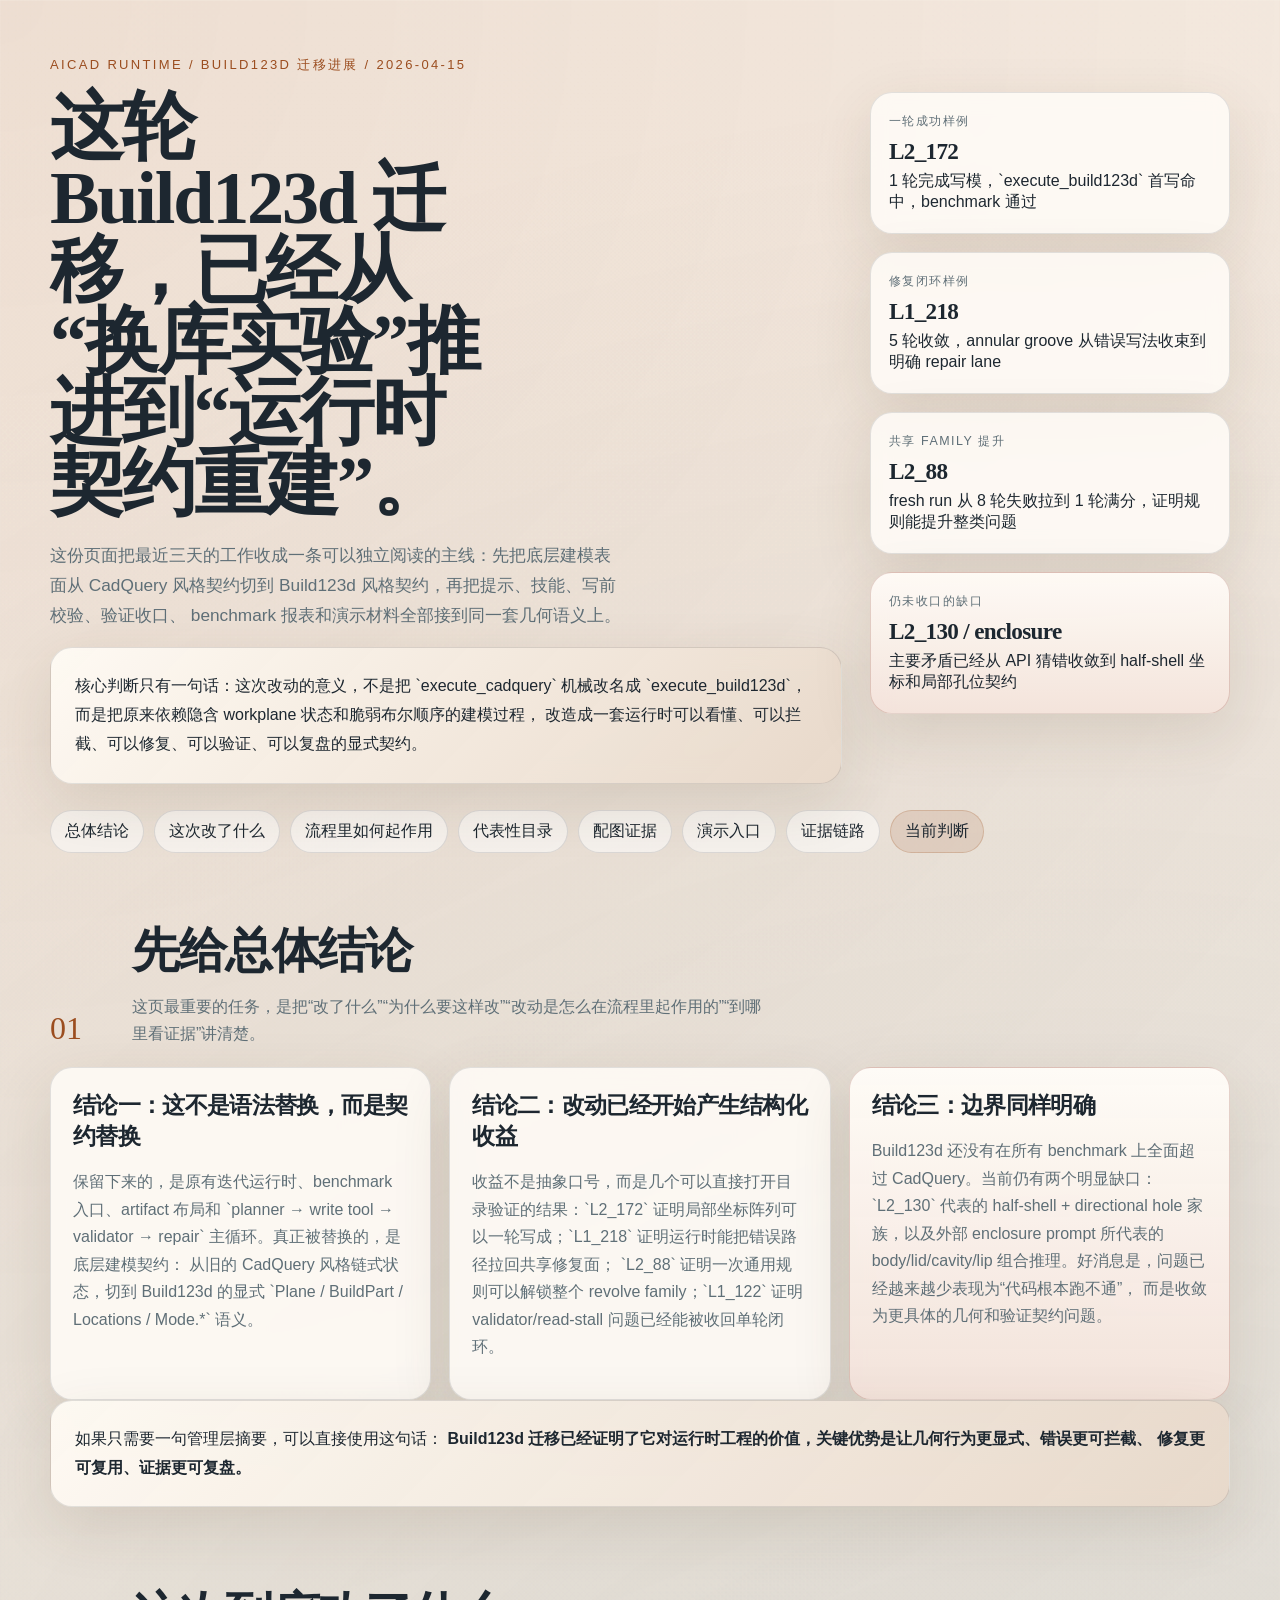
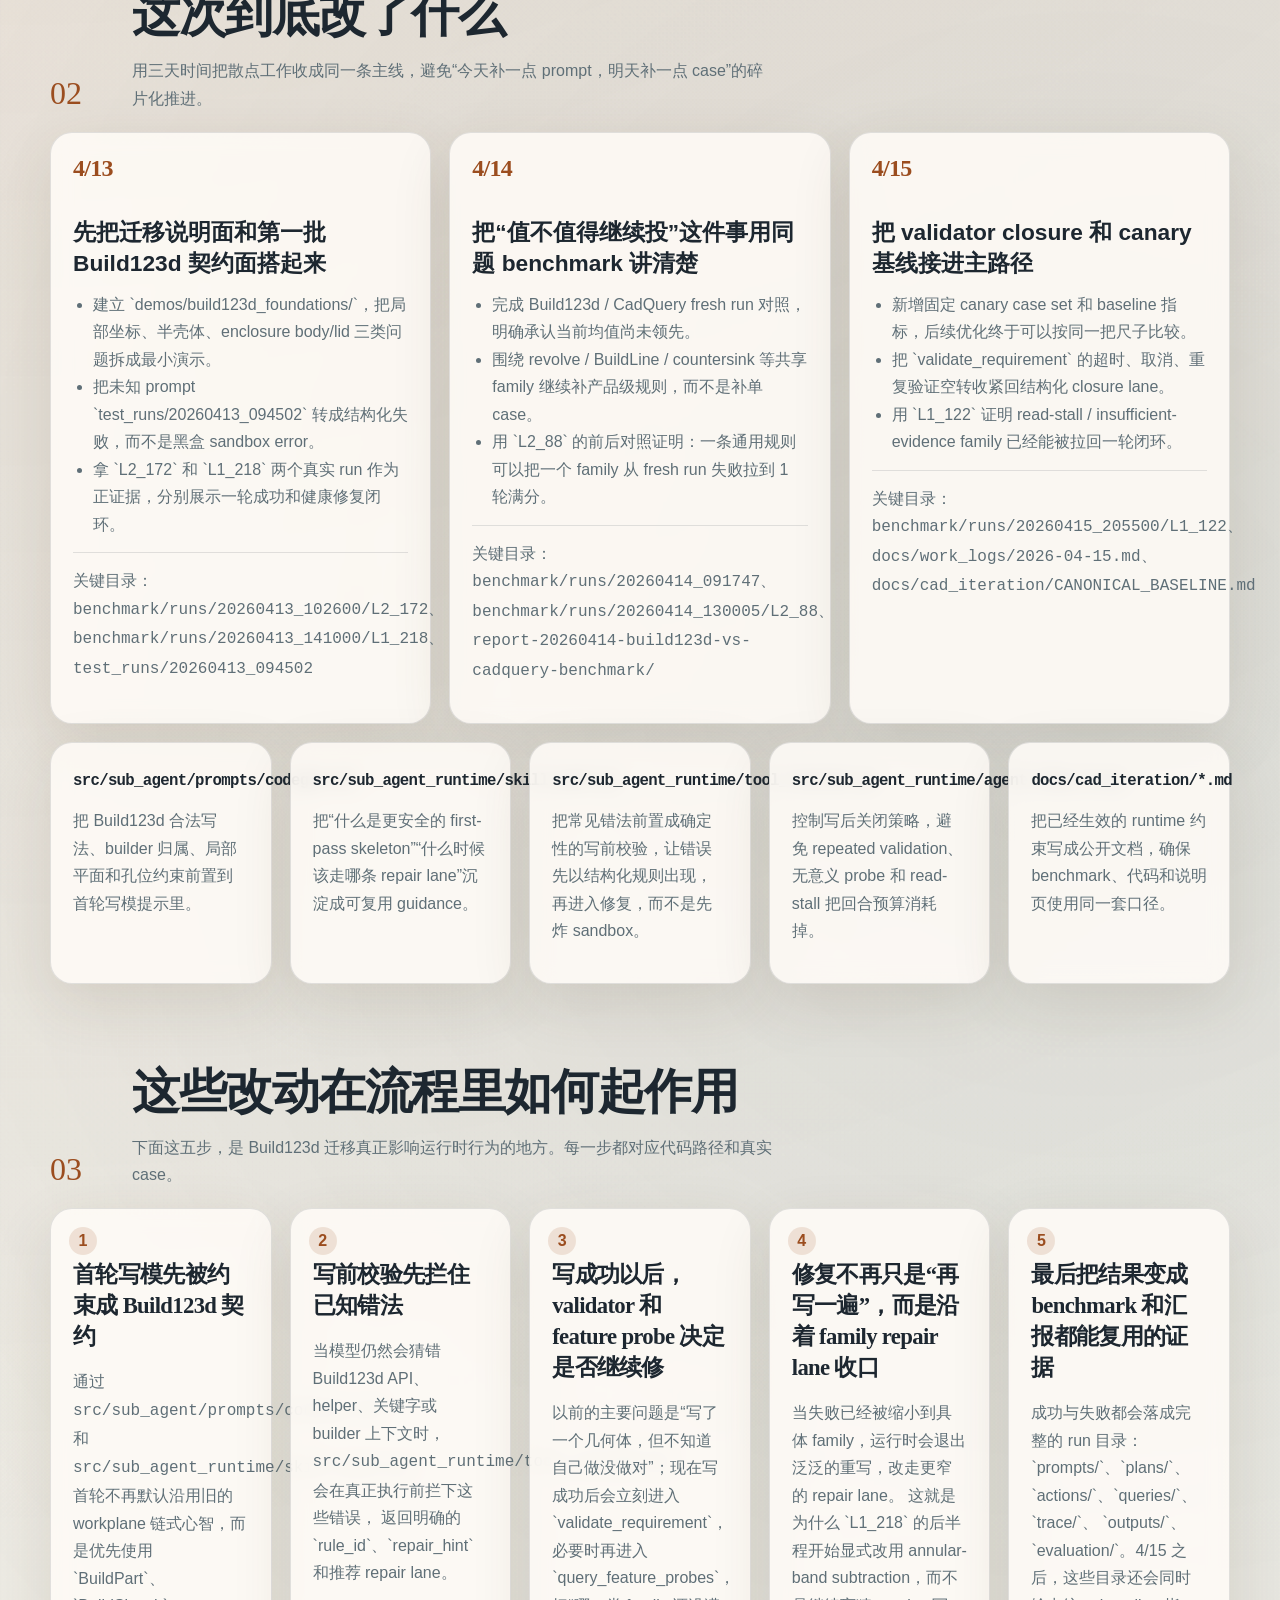
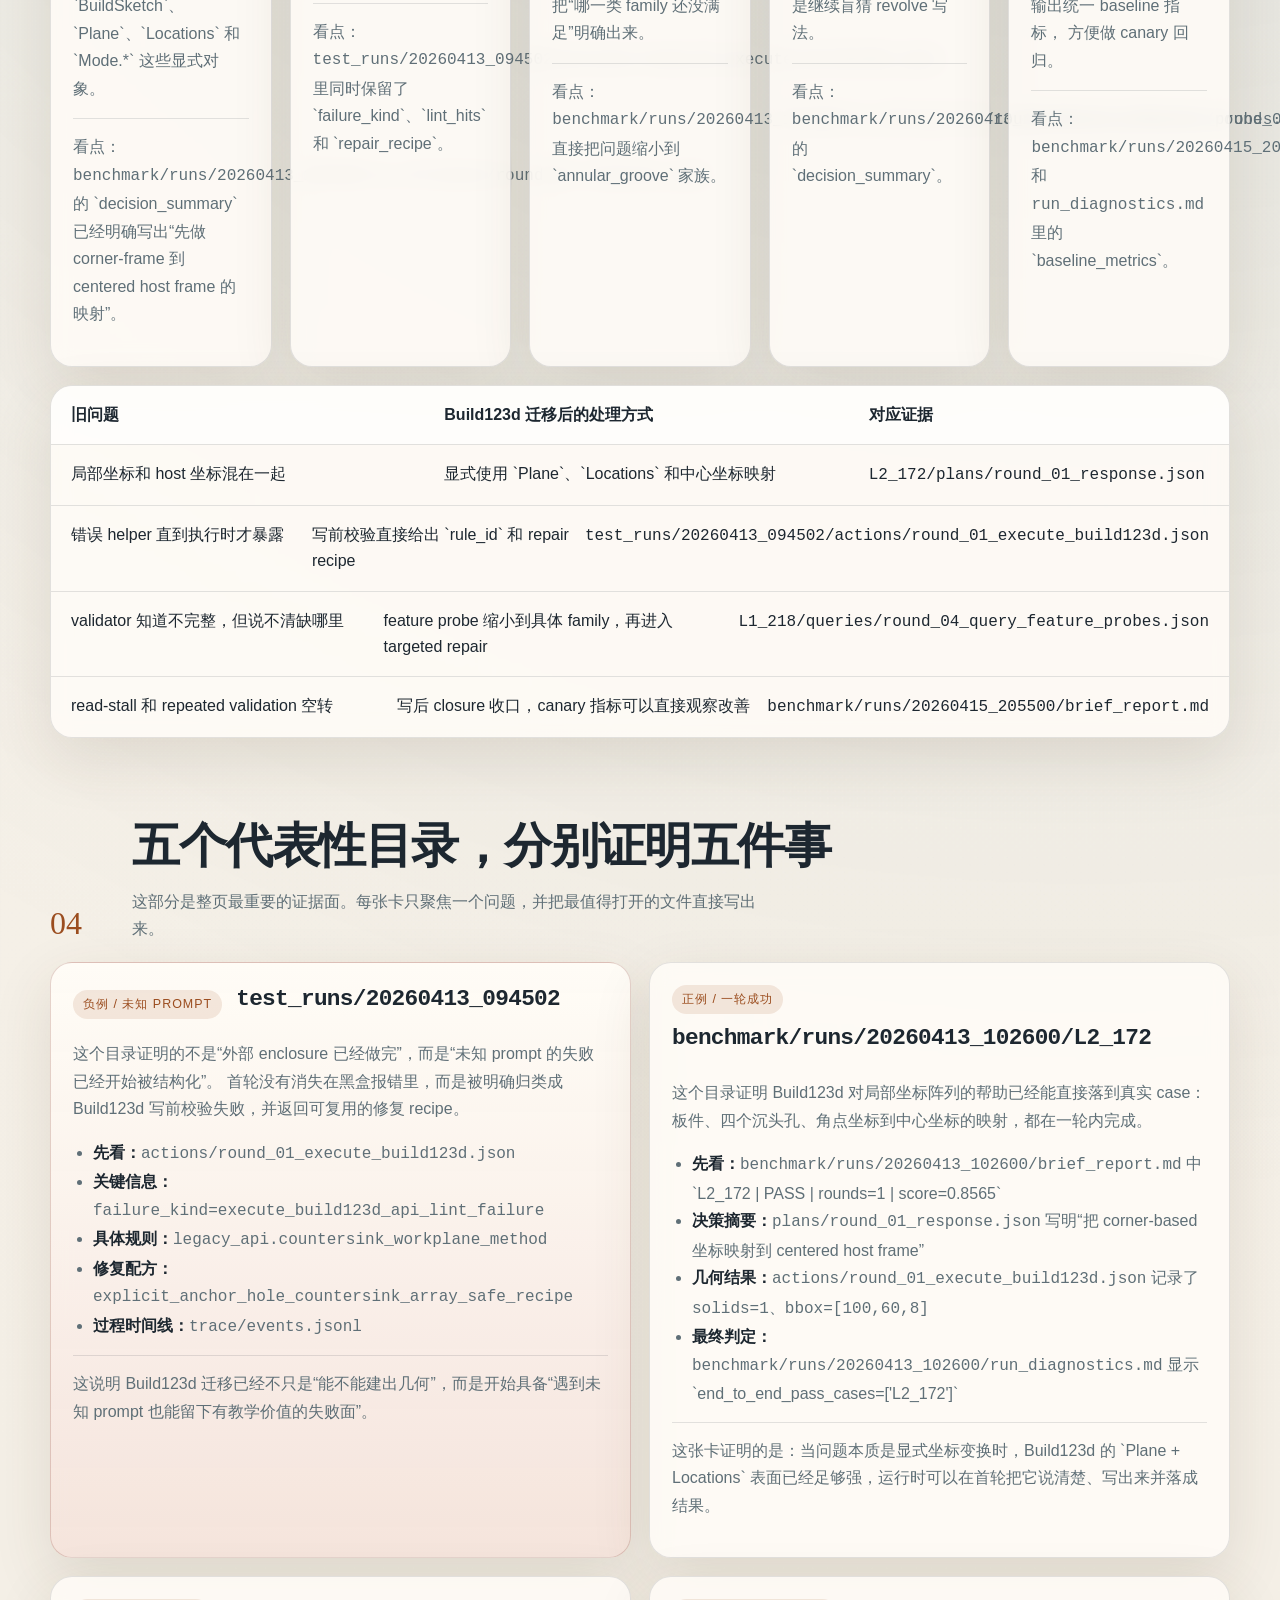
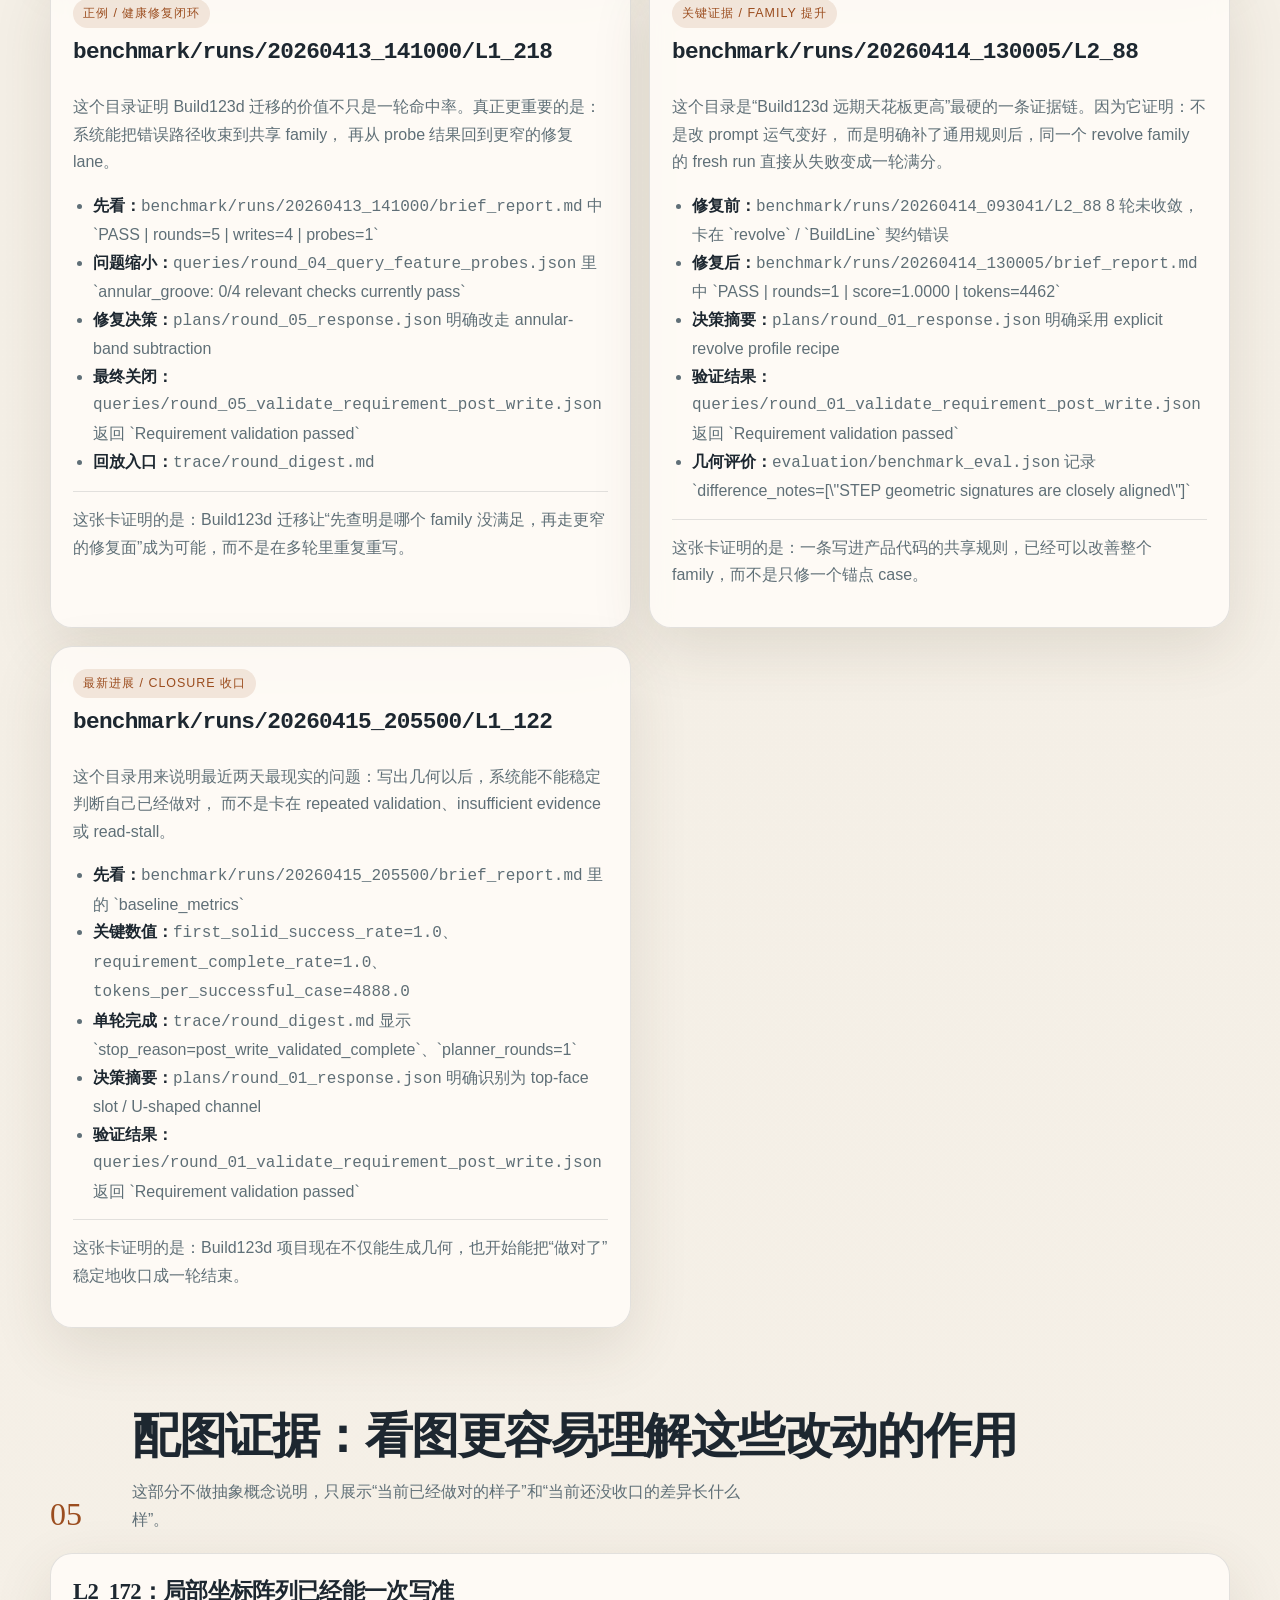
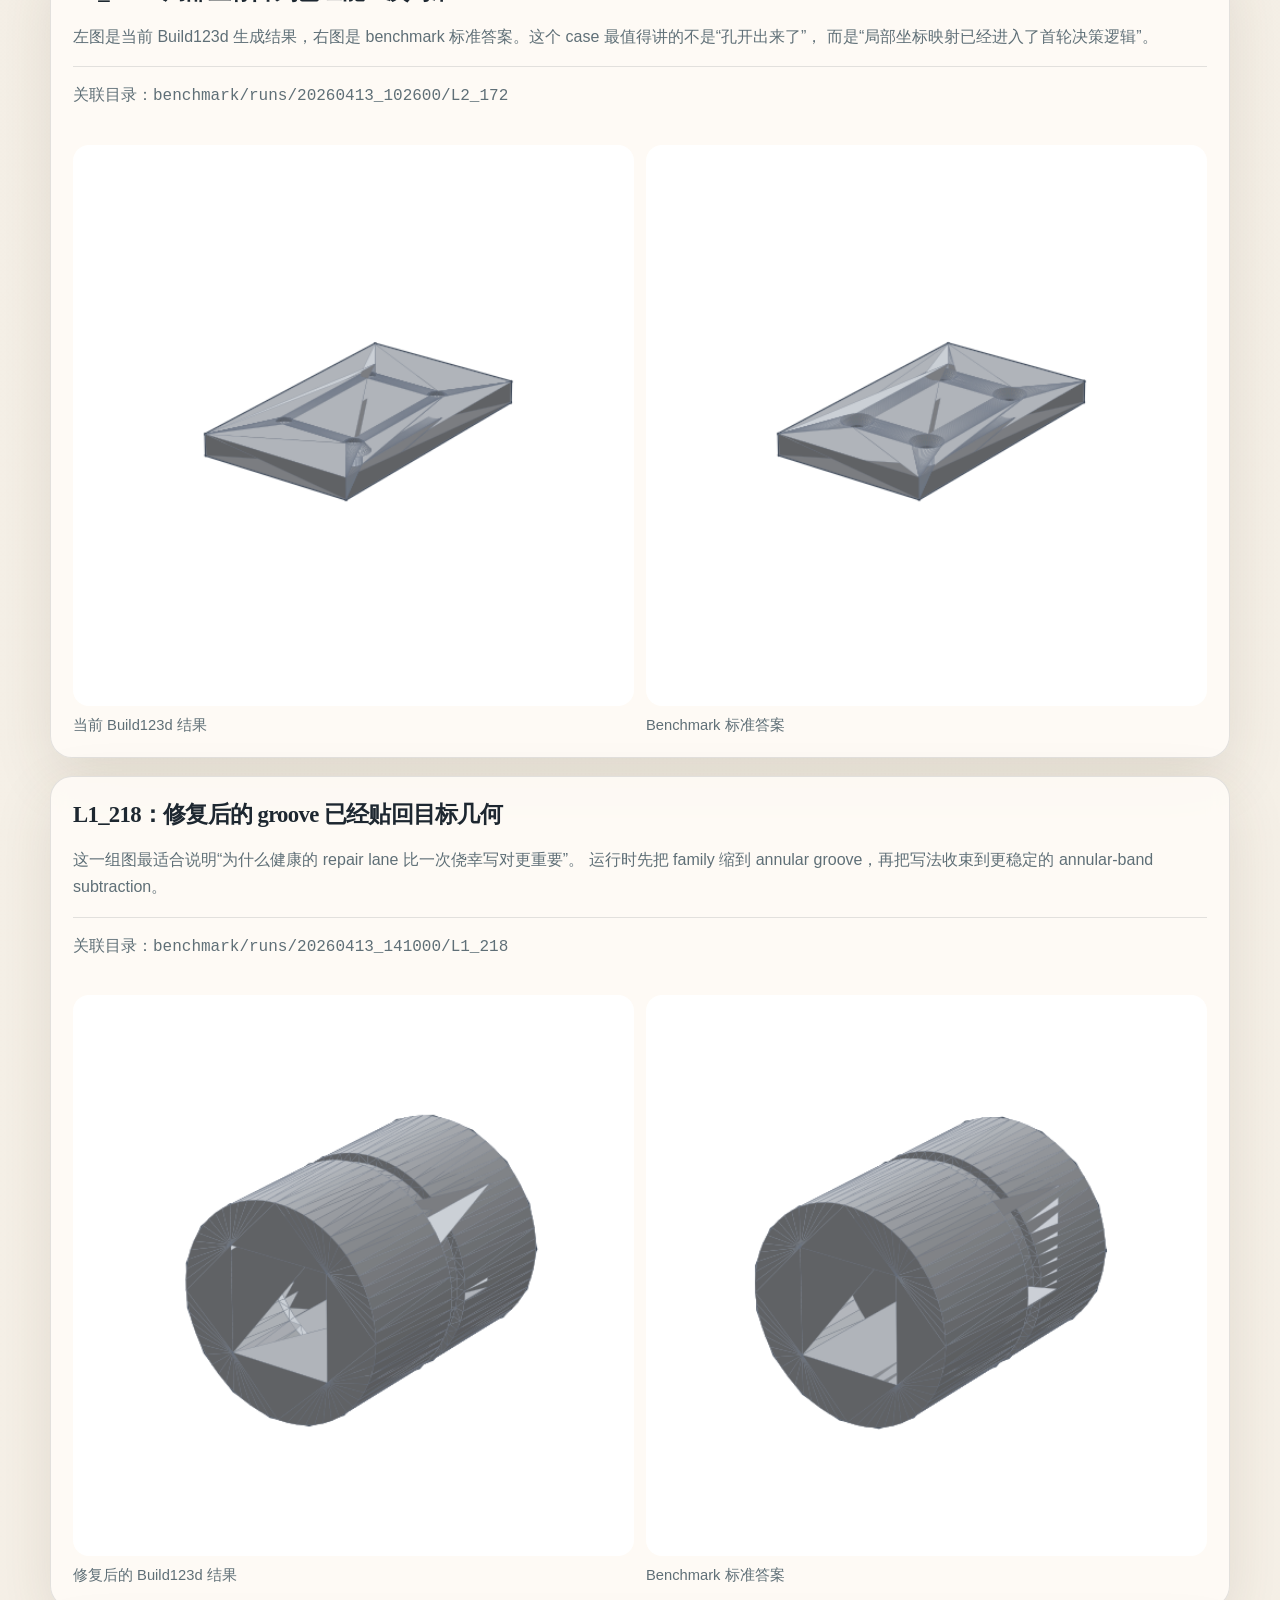
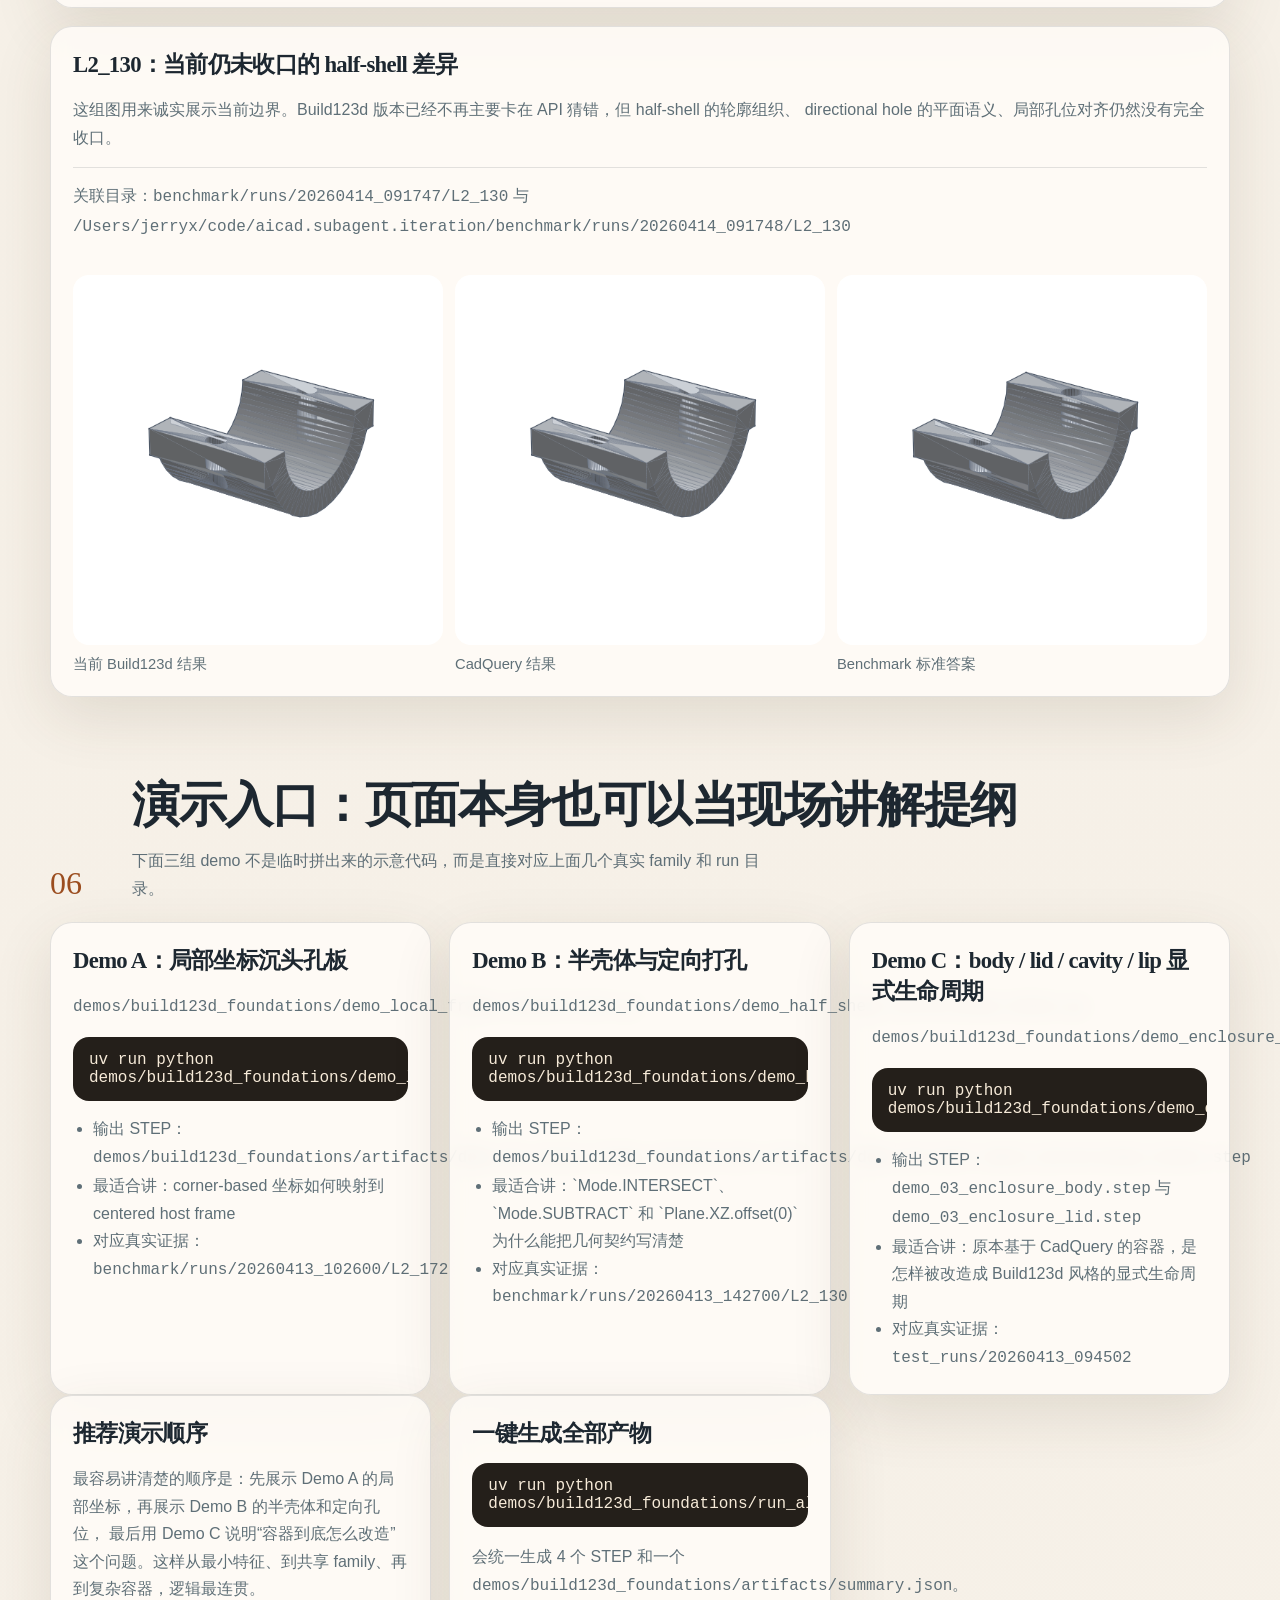
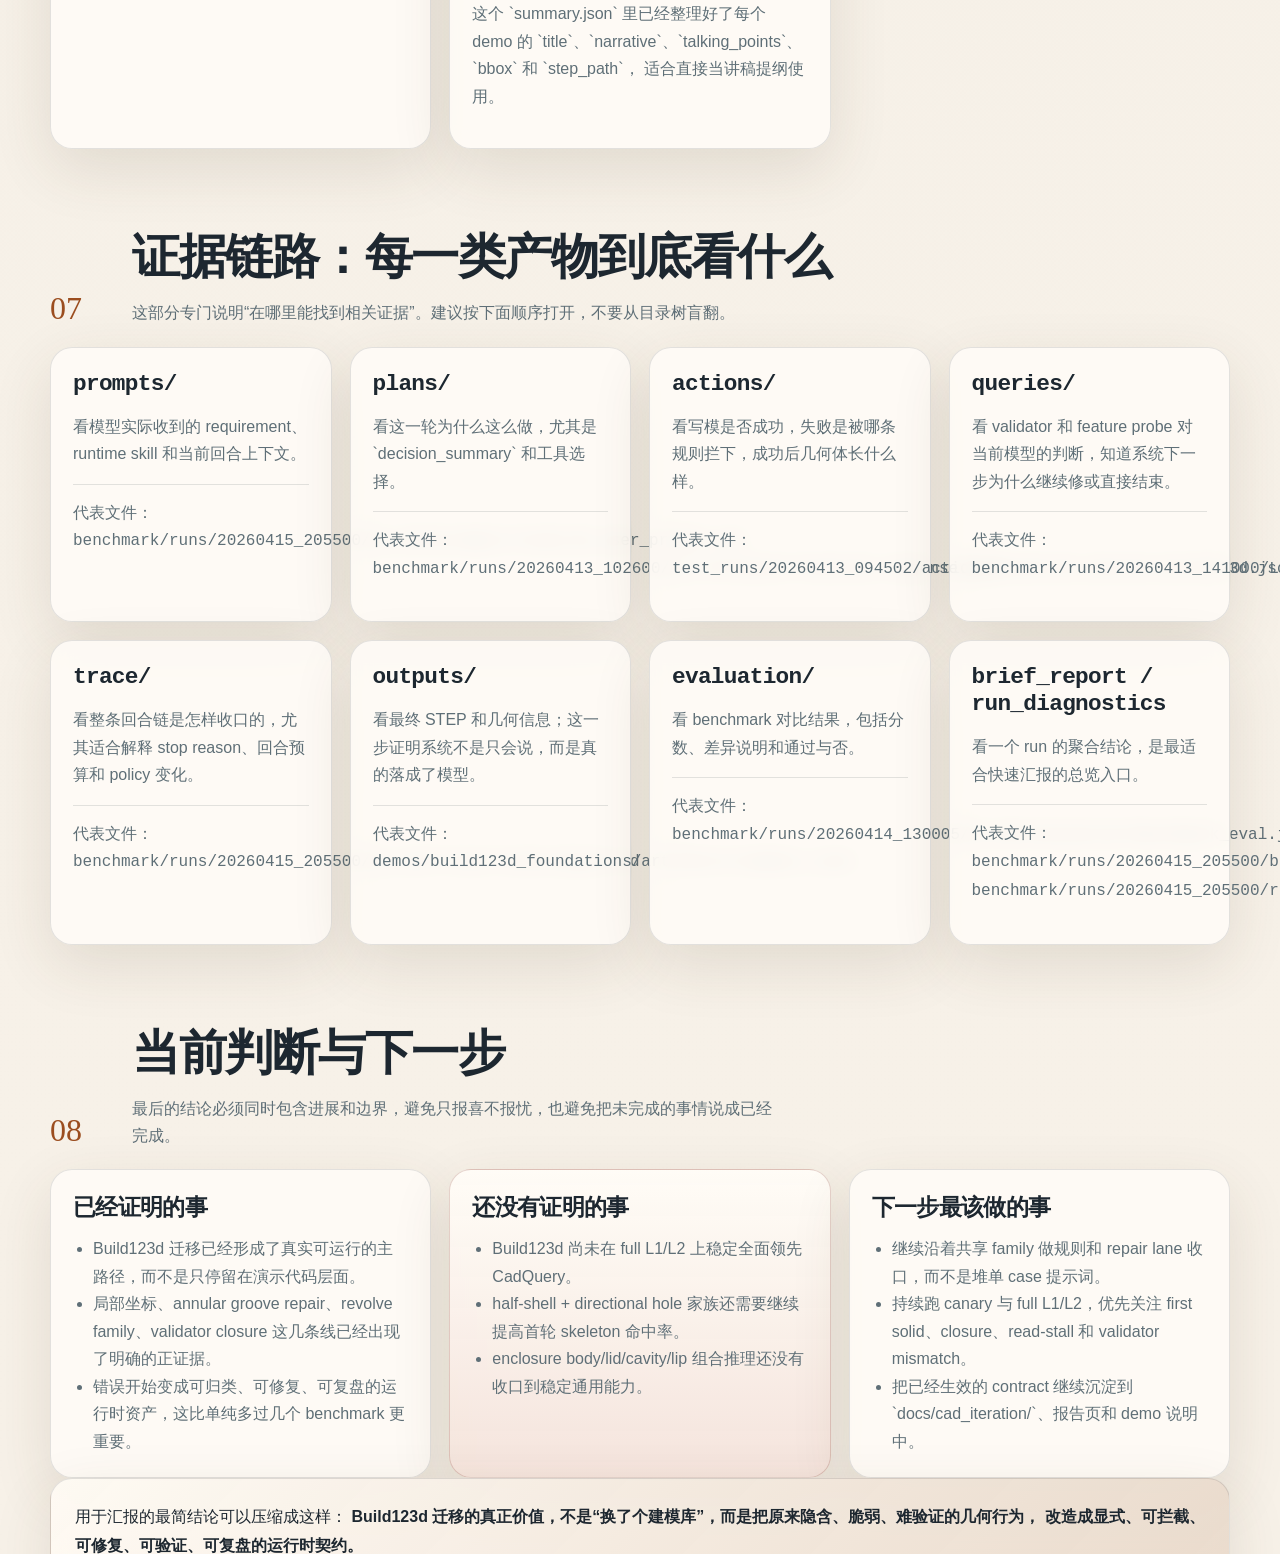
<file: report-20260413-build123d-experiments/index.html>
<!doctype html>
<html lang="zh-CN">
  <head>
    <meta charset="utf-8" />
    <meta name="viewport" content="width=device-width, initial-scale=1" />
    <title>Build123d 迁移进展与证据汇报</title>
    <link rel="stylesheet" href="styles.css" />
  </head>
  <body>
    <header class="hero" id="hero">
      <div class="hero__eyebrow">AiCAD Runtime / Build123d 迁移进展 / 2026-04-15</div>
      <div class="hero__grid">
        <div>
          <h1>这轮 Build123d 迁移，已经从“换库实验”推进到“运行时契约重建”。</h1>
          <p class="hero__lede">
            这份页面把最近三天的工作收成一条可以独立阅读的主线：先把底层建模表面从
            CadQuery 风格契约切到 Build123d 风格契约，再把提示、技能、写前校验、验证收口、
            benchmark 报表和演示材料全部接到同一套几何语义上。
          </p>
          <div class="summary-band">
            <p>
              核心判断只有一句话：这次改动的意义，不是把 `execute_cadquery`
              机械改名成 `execute_build123d`，而是把原来依赖隐含 workplane 状态和脆弱布尔顺序的建模过程，
              改造成一套运行时可以看懂、可以拦截、可以修复、可以验证、可以复盘的显式契约。
            </p>
          </div>
        </div>
        <aside class="metric-stack">
          <div class="metric-card">
            <span class="metric-card__label">一轮成功样例</span>
            <strong>L2_172</strong>
            <span>1 轮完成写模，`execute_build123d` 首写命中，benchmark 通过</span>
          </div>
          <div class="metric-card">
            <span class="metric-card__label">修复闭环样例</span>
            <strong>L1_218</strong>
            <span>5 轮收敛，annular groove 从错误写法收束到明确 repair lane</span>
          </div>
          <div class="metric-card">
            <span class="metric-card__label">共享 family 提升</span>
            <strong>L2_88</strong>
            <span>fresh run 从 8 轮失败拉到 1 轮满分，证明规则能提升整类问题</span>
          </div>
          <div class="metric-card metric-card--warn">
            <span class="metric-card__label">仍未收口的缺口</span>
            <strong>L2_130 / enclosure</strong>
            <span>主要矛盾已经从 API 猜错收敛到 half-shell 坐标和局部孔位契约</span>
          </div>
        </aside>
      </div>
      <nav class="chapter-nav">
        <a href="#summary">总体结论</a>
        <a href="#changes">这次改了什么</a>
        <a href="#flow">流程里如何起作用</a>
        <a href="#cases">代表性目录</a>
        <a href="#gallery">配图证据</a>
        <a href="#demos">演示入口</a>
        <a href="#artifacts">证据链路</a>
        <a href="#judgment">当前判断</a>
      </nav>
    </header>

    <main>
      <section class="chapter" id="summary" data-reveal>
        <div class="chapter__head">
          <span>01</span>
          <div>
            <h2>先给总体结论</h2>
            <p class="chapter__desc">
              这页最重要的任务，是把“改了什么”“为什么要这样改”“改动是怎么在流程里起作用的”“到哪里看证据”讲清楚。
            </p>
          </div>
        </div>
        <div class="narrative-grid">
          <article class="narrative-card">
            <h3>结论一：这不是语法替换，而是契约替换</h3>
            <p>
              保留下来的，是原有迭代运行时、benchmark 入口、artifact 布局和
              `planner → write tool → validator → repair` 主循环。真正被替换的，是底层建模契约：
              从旧的 CadQuery 风格链式状态，切到 Build123d 的显式 `Plane / BuildPart / Locations / Mode.*`
              语义。
            </p>
          </article>
          <article class="narrative-card">
            <h3>结论二：改动已经开始产生结构化收益</h3>
            <p>
              收益不是抽象口号，而是几个可以直接打开目录验证的结果：`L2_172`
              证明局部坐标阵列可以一轮写成；`L1_218` 证明运行时能把错误路径拉回共享修复面；
              `L2_88` 证明一次通用规则可以解锁整个 revolve family；`L1_122`
              证明 validator/read-stall 问题已经能被收回单轮闭环。
            </p>
          </article>
          <article class="narrative-card narrative-card--warn">
            <h3>结论三：边界同样明确</h3>
            <p>
              Build123d 还没有在所有 benchmark 上全面超过 CadQuery。当前仍有两个明显缺口：
              `L2_130` 代表的 half-shell + directional hole 家族，以及外部 enclosure
              prompt 所代表的 body/lid/cavity/lip 组合推理。好消息是，问题已经越来越少表现为“代码根本跑不通”，
              而是收敛为更具体的几何和验证契约问题。
            </p>
          </article>
        </div>
        <div class="note-band">
          <p>
            如果只需要一句管理层摘要，可以直接使用这句话：
            <strong>
              Build123d 迁移已经证明了它对运行时工程的价值，关键优势是让几何行为更显式、错误更可拦截、
              修复更可复用、证据更可复盘。
            </strong>
          </p>
        </div>
      </section>

      <section class="chapter" id="changes" data-reveal>
        <div class="chapter__head">
          <span>02</span>
          <div>
            <h2>这次到底改了什么</h2>
            <p class="chapter__desc">
              用三天时间把散点工作收成同一条主线，避免“今天补一点 prompt，明天补一点 case”的碎片化推进。
            </p>
          </div>
        </div>

        <div class="timeline-grid">
          <article class="timeline-card">
            <div class="timeline-card__date">4/13</div>
            <h3>先把迁移说明面和第一批 Build123d 契约面搭起来</h3>
            <ul>
              <li>建立 `demos/build123d_foundations/`，把局部坐标、半壳体、enclosure body/lid 三类问题拆成最小演示。</li>
              <li>把未知 prompt `test_runs/20260413_094502` 转成结构化失败，而不是黑盒 sandbox error。</li>
              <li>拿 `L2_172` 和 `L1_218` 两个真实 run 作为正证据，分别展示一轮成功和健康修复闭环。</li>
            </ul>
            <p class="timeline-card__path">
              关键目录：<code>benchmark/runs/20260413_102600/L2_172</code>、
              <code>benchmark/runs/20260413_141000/L1_218</code>、
              <code>test_runs/20260413_094502</code>
            </p>
          </article>
          <article class="timeline-card">
            <div class="timeline-card__date">4/14</div>
            <h3>把“值不值得继续投”这件事用同题 benchmark 讲清楚</h3>
            <ul>
              <li>完成 Build123d / CadQuery fresh run 对照，明确承认当前均值尚未领先。</li>
              <li>围绕 revolve / BuildLine / countersink 等共享 family 继续补产品级规则，而不是补单 case。</li>
              <li>用 `L2_88` 的前后对照证明：一条通用规则可以把一个 family 从 fresh run 失败拉到 1 轮满分。</li>
            </ul>
            <p class="timeline-card__path">
              关键目录：<code>benchmark/runs/20260414_091747</code>、
              <code>benchmark/runs/20260414_130005/L2_88</code>、
              <code>report-20260414-build123d-vs-cadquery-benchmark/</code>
            </p>
          </article>
          <article class="timeline-card">
            <div class="timeline-card__date">4/15</div>
            <h3>把 validator closure 和 canary 基线接进主路径</h3>
            <ul>
              <li>新增固定 canary case set 和 baseline 指标，后续优化终于可以按同一把尺子比较。</li>
              <li>把 `validate_requirement` 的超时、取消、重复验证空转收紧回结构化 closure lane。</li>
              <li>用 `L1_122` 证明 read-stall / insufficient-evidence family 已经能被拉回一轮闭环。</li>
            </ul>
            <p class="timeline-card__path">
              关键目录：<code>benchmark/runs/20260415_205500/L1_122</code>、
              <code>docs/work_logs/2026-04-15.md</code>、
              <code>docs/cad_iteration/CANONICAL_BASELINE.md</code>
            </p>
          </article>
        </div>

        <div class="file-grid">
          <article class="file-card">
            <h3><code>src/sub_agent/prompts/codegen.md</code></h3>
            <p>把 Build123d 合法写法、builder 归属、局部平面和孔位约束前置到首轮写模提示里。</p>
          </article>
          <article class="file-card">
            <h3><code>src/sub_agent_runtime/skill_pack.py</code></h3>
            <p>把“什么是更安全的 first-pass skeleton”“什么时候该走哪条 repair lane”沉淀成可复用 guidance。</p>
          </article>
          <article class="file-card">
            <h3><code>src/sub_agent_runtime/tool_runtime.py</code></h3>
            <p>把常见错法前置成确定性的写前校验，让错误先以结构化规则出现，再进入修复，而不是先炸 sandbox。</p>
          </article>
          <article class="file-card">
            <h3><code>src/sub_agent_runtime/agent_loop_v2.py</code></h3>
            <p>控制写后关闭策略，避免 repeated validation、无意义 probe 和 read-stall 把回合预算消耗掉。</p>
          </article>
          <article class="file-card">
            <h3><code>docs/cad_iteration/*.md</code></h3>
            <p>把已经生效的 runtime 约束写成公开文档，确保 benchmark、代码和说明页使用同一套口径。</p>
          </article>
        </div>
      </section>

      <section class="chapter" id="flow" data-reveal>
        <div class="chapter__head">
          <span>03</span>
          <div>
            <h2>这些改动在流程里如何起作用</h2>
            <p class="chapter__desc">
              下面这五步，是 Build123d 迁移真正影响运行时行为的地方。每一步都对应代码路径和真实 case。
            </p>
          </div>
        </div>

        <div class="flow-grid">
          <article class="flow-card">
            <span class="flow-card__index">1</span>
            <h3>首轮写模先被约束成 Build123d 契约</h3>
            <p>
              通过 <code>src/sub_agent/prompts/codegen.md</code> 和
              <code>src/sub_agent_runtime/skill_pack.py</code>，
              首轮不再默认沿用旧的 workplane 链式心智，而是优先使用 `BuildPart`、`BuildSketch`、`Plane`、`Locations`
              和 `Mode.*` 这些显式对象。
            </p>
            <p class="flow-card__evidence">
              看点：<code>benchmark/runs/20260413_102600/L2_172/plans/round_01_response.json</code>
              的 `decision_summary` 已经明确写出“先做 corner-frame 到 centered host frame 的映射”。
            </p>
          </article>
          <article class="flow-card">
            <span class="flow-card__index">2</span>
            <h3>写前校验先拦住已知错法</h3>
            <p>
              当模型仍然会猜错 Build123d API、helper、关键字或 builder 上下文时，
              <code>src/sub_agent_runtime/tool_runtime.py</code> 会在真正执行前拦下这些错误，
              返回明确的 `rule_id`、`repair_hint` 和推荐 repair lane。
            </p>
            <p class="flow-card__evidence">
              看点：<code>test_runs/20260413_094502/actions/round_01_execute_build123d.json</code>
              里同时保留了 `failure_kind`、`lint_hits` 和 `repair_recipe`。
            </p>
          </article>
          <article class="flow-card">
            <span class="flow-card__index">3</span>
            <h3>写成功以后，validator 和 feature probe 决定是否继续修</h3>
            <p>
              以前的主要问题是“写了一个几何体，但不知道自己做没做对”；现在写成功后会立刻进入
              `validate_requirement`，必要时再进入 `query_feature_probes`，把“哪一类 family 还没满足”明确出来。
            </p>
            <p class="flow-card__evidence">
              看点：<code>benchmark/runs/20260413_141000/L1_218/queries/round_04_query_feature_probes.json</code>
              直接把问题缩小到 `annular_groove` 家族。
            </p>
          </article>
          <article class="flow-card">
            <span class="flow-card__index">4</span>
            <h3>修复不再只是“再写一遍”，而是沿着 family repair lane 收口</h3>
            <p>
              当失败已经被缩小到具体 family，运行时会退出泛泛的重写，改走更窄的 repair lane。
              这就是为什么 `L1_218` 的后半程开始显式改用 annular-band subtraction，而不是继续盲猜 revolve 写法。
            </p>
            <p class="flow-card__evidence">
              看点：<code>benchmark/runs/20260413_141000/L1_218/plans/round_05_response.json</code>
              的 `decision_summary`。
            </p>
          </article>
          <article class="flow-card">
            <span class="flow-card__index">5</span>
            <h3>最后把结果变成 benchmark 和汇报都能复用的证据</h3>
            <p>
              成功与失败都会落成完整的 run 目录：`prompts/`、`plans/`、`actions/`、`queries/`、`trace/`、
              `outputs/`、`evaluation/`。4/15 之后，这些目录还会同时输出统一 baseline 指标，
              方便做 canary 回归。
            </p>
            <p class="flow-card__evidence">
              看点：<code>benchmark/runs/20260415_205500/brief_report.md</code> 和
              <code>run_diagnostics.md</code> 里的 `baseline_metrics`。
            </p>
          </article>
        </div>

        <div class="comparison-board">
          <div class="comparison-row comparison-row--head">
            <span>旧问题</span>
            <span>Build123d 迁移后的处理方式</span>
            <span>对应证据</span>
          </div>
          <div class="comparison-row">
            <span>局部坐标和 host 坐标混在一起</span>
            <span>显式使用 `Plane`、`Locations` 和中心坐标映射</span>
            <span><code>L2_172/plans/round_01_response.json</code></span>
          </div>
          <div class="comparison-row">
            <span>错误 helper 直到执行时才暴露</span>
            <span>写前校验直接给出 `rule_id` 和 repair recipe</span>
            <span><code>test_runs/20260413_094502/actions/round_01_execute_build123d.json</code></span>
          </div>
          <div class="comparison-row">
            <span>validator 知道不完整，但说不清缺哪里</span>
            <span>feature probe 缩小到具体 family，再进入 targeted repair</span>
            <span><code>L1_218/queries/round_04_query_feature_probes.json</code></span>
          </div>
          <div class="comparison-row">
            <span>read-stall 和 repeated validation 空转</span>
            <span>写后 closure 收口，canary 指标可以直接观察改善</span>
            <span><code>benchmark/runs/20260415_205500/brief_report.md</code></span>
          </div>
        </div>
      </section>

      <section class="chapter" id="cases" data-reveal>
        <div class="chapter__head">
          <span>04</span>
          <div>
            <h2>五个代表性目录，分别证明五件事</h2>
            <p class="chapter__desc">
              这部分是整页最重要的证据面。每张卡只聚焦一个问题，并把最值得打开的文件直接写出来。
            </p>
          </div>
        </div>

        <div class="case-list">
          <article class="case-card case-card--warn">
            <div class="case-card__header">
              <span class="case-card__tag">负例 / 未知 prompt</span>
              <h3><code>test_runs/20260413_094502</code></h3>
            </div>
            <p>
              这个目录证明的不是“外部 enclosure 已经做完”，而是“未知 prompt 的失败已经开始被结构化”。
              首轮没有消失在黑盒报错里，而是被明确归类成 Build123d 写前校验失败，并返回可复用的修复 recipe。
            </p>
            <ul class="evidence-list">
              <li><strong>先看：</strong><code>actions/round_01_execute_build123d.json</code></li>
              <li><strong>关键信息：</strong><code>failure_kind=execute_build123d_api_lint_failure</code></li>
              <li><strong>具体规则：</strong><code>legacy_api.countersink_workplane_method</code></li>
              <li><strong>修复配方：</strong><code>explicit_anchor_hole_countersink_array_safe_recipe</code></li>
              <li><strong>过程时间线：</strong><code>trace/events.jsonl</code></li>
            </ul>
            <p class="case-card__judgment">
              这说明 Build123d 迁移已经不只是“能不能建出几何”，而是开始具备“遇到未知 prompt 也能留下有教学价值的失败面”。
            </p>
          </article>

          <article class="case-card">
            <div class="case-card__header">
              <span class="case-card__tag">正例 / 一轮成功</span>
              <h3><code>benchmark/runs/20260413_102600/L2_172</code></h3>
            </div>
            <p>
              这个目录证明 Build123d 对局部坐标阵列的帮助已经能直接落到真实 case：
              板件、四个沉头孔、角点坐标到中心坐标的映射，都在一轮内完成。
            </p>
            <ul class="evidence-list">
              <li><strong>先看：</strong><code>benchmark/runs/20260413_102600/brief_report.md</code> 中 `L2_172 | PASS | rounds=1 | score=0.8565`</li>
              <li><strong>决策摘要：</strong><code>plans/round_01_response.json</code> 写明“把 corner-based 坐标映射到 centered host frame”</li>
              <li><strong>几何结果：</strong><code>actions/round_01_execute_build123d.json</code> 记录了 <code>solids=1</code>、<code>bbox=[100,60,8]</code></li>
              <li><strong>最终判定：</strong><code>benchmark/runs/20260413_102600/run_diagnostics.md</code> 显示 `end_to_end_pass_cases=['L2_172']`</li>
            </ul>
            <p class="case-card__judgment">
              这张卡证明的是：当问题本质是显式坐标变换时，Build123d 的 `Plane + Locations`
              表面已经足够强，运行时可以在首轮把它说清楚、写出来并落成结果。
            </p>
          </article>

          <article class="case-card">
            <div class="case-card__header">
              <span class="case-card__tag">正例 / 健康修复闭环</span>
              <h3><code>benchmark/runs/20260413_141000/L1_218</code></h3>
            </div>
            <p>
              这个目录证明 Build123d 迁移的价值不只是一轮命中率。真正更重要的是：系统能把错误路径收束到共享 family，
              再从 probe 结果回到更窄的修复 lane。
            </p>
            <ul class="evidence-list">
              <li><strong>先看：</strong><code>benchmark/runs/20260413_141000/brief_report.md</code> 中 `PASS | rounds=5 | writes=4 | probes=1`</li>
              <li><strong>问题缩小：</strong><code>queries/round_04_query_feature_probes.json</code> 里 `annular_groove: 0/4 relevant checks currently pass`</li>
              <li><strong>修复决策：</strong><code>plans/round_05_response.json</code> 明确改走 annular-band subtraction</li>
              <li><strong>最终关闭：</strong><code>queries/round_05_validate_requirement_post_write.json</code> 返回 `Requirement validation passed`</li>
              <li><strong>回放入口：</strong><code>trace/round_digest.md</code></li>
            </ul>
            <p class="case-card__judgment">
              这张卡证明的是：Build123d 迁移让“先查明是哪个 family 没满足，再走更窄的修复面”成为可能，而不是在多轮里重复重写。
            </p>
          </article>

          <article class="case-card">
            <div class="case-card__header">
              <span class="case-card__tag">关键证据 / family 提升</span>
              <h3><code>benchmark/runs/20260414_130005/L2_88</code></h3>
            </div>
            <p>
              这个目录是“Build123d 远期天花板更高”最硬的一条证据链。因为它证明：不是改 prompt 运气变好，
              而是明确补了通用规则后，同一个 revolve family 的 fresh run 直接从失败变成一轮满分。
            </p>
            <ul class="evidence-list">
              <li><strong>修复前：</strong><code>benchmark/runs/20260414_093041/L2_88</code> 8 轮未收敛，卡在 `revolve` / `BuildLine` 契约错误</li>
              <li><strong>修复后：</strong><code>benchmark/runs/20260414_130005/brief_report.md</code> 中 `PASS | rounds=1 | score=1.0000 | tokens=4462`</li>
              <li><strong>决策摘要：</strong><code>plans/round_01_response.json</code> 明确采用 explicit revolve profile recipe</li>
              <li><strong>验证结果：</strong><code>queries/round_01_validate_requirement_post_write.json</code> 返回 `Requirement validation passed`</li>
              <li><strong>几何评价：</strong><code>evaluation/benchmark_eval.json</code> 记录 `difference_notes=[\"STEP geometric signatures are closely aligned\"]`</li>
            </ul>
            <p class="case-card__judgment">
              这张卡证明的是：一条写进产品代码的共享规则，已经可以改善整个 family，而不是只修一个锚点 case。
            </p>
          </article>

          <article class="case-card">
            <div class="case-card__header">
              <span class="case-card__tag">最新进展 / closure 收口</span>
              <h3><code>benchmark/runs/20260415_205500/L1_122</code></h3>
            </div>
            <p>
              这个目录用来说明最近两天最现实的问题：写出几何以后，系统能不能稳定判断自己已经做对，
              而不是卡在 repeated validation、insufficient evidence 或 read-stall。
            </p>
            <ul class="evidence-list">
              <li><strong>先看：</strong><code>benchmark/runs/20260415_205500/brief_report.md</code> 里的 `baseline_metrics`</li>
              <li><strong>关键数值：</strong><code>first_solid_success_rate=1.0</code>、<code>requirement_complete_rate=1.0</code>、<code>tokens_per_successful_case=4888.0</code></li>
              <li><strong>单轮完成：</strong><code>trace/round_digest.md</code> 显示 `stop_reason=post_write_validated_complete`、`planner_rounds=1`</li>
              <li><strong>决策摘要：</strong><code>plans/round_01_response.json</code> 明确识别为 top-face slot / U-shaped channel</li>
              <li><strong>验证结果：</strong><code>queries/round_01_validate_requirement_post_write.json</code> 返回 `Requirement validation passed`</li>
            </ul>
            <p class="case-card__judgment">
              这张卡证明的是：Build123d 项目现在不仅能生成几何，也开始能把“做对了”稳定地收口成一轮结束。
            </p>
          </article>
        </div>
      </section>

      <section class="chapter" id="gallery" data-reveal>
        <div class="chapter__head">
          <span>05</span>
          <div>
            <h2>配图证据：看图更容易理解这些改动的作用</h2>
            <p class="chapter__desc">
              这部分不做抽象概念说明，只展示“当前已经做对的样子”和“当前还没收口的差异长什么样”。
            </p>
          </div>
        </div>

        <div class="figure-grid">
          <article class="figure-card">
            <div>
              <h3>L2_172：局部坐标阵列已经能一次写准</h3>
              <p>
                左图是当前 Build123d 生成结果，右图是 benchmark 标准答案。这个 case 最值得讲的不是“孔开出来了”，
                而是“局部坐标映射已经进入了首轮决策逻辑”。
              </p>
              <p class="figure-card__note">
                关联目录：<code>benchmark/runs/20260413_102600/L2_172</code>
              </p>
            </div>
            <div class="media-pair">
              <figure>
                <img src="assets/l2_172_generated_iso.png" alt="L2_172 当前生成结果" />
                <figcaption>当前 Build123d 结果</figcaption>
              </figure>
              <figure>
                <img src="assets/l2_172_ground_truth_iso.png" alt="L2_172 标准答案" />
                <figcaption>Benchmark 标准答案</figcaption>
              </figure>
            </div>
          </article>

          <article class="figure-card">
            <div>
              <h3>L1_218：修复后的 groove 已经贴回目标几何</h3>
              <p>
                这一组图最适合说明“为什么健康的 repair lane 比一次侥幸写对更重要”。
                运行时先把 family 缩到 annular groove，再把写法收束到更稳定的 annular-band subtraction。
              </p>
              <p class="figure-card__note">
                关联目录：<code>benchmark/runs/20260413_141000/L1_218</code>
              </p>
            </div>
            <div class="media-pair">
              <figure>
                <img src="assets/l1_218_generated_iso.png" alt="L1_218 当前生成结果" />
                <figcaption>修复后的 Build123d 结果</figcaption>
              </figure>
              <figure>
                <img src="assets/l1_218_ground_truth_iso.png" alt="L1_218 标准答案" />
                <figcaption>Benchmark 标准答案</figcaption>
              </figure>
            </div>
          </article>

          <article class="figure-card">
            <div>
              <h3>L2_130：当前仍未收口的 half-shell 差异</h3>
              <p>
                这组图用来诚实展示当前边界。Build123d 版本已经不再主要卡在 API 猜错，但 half-shell 的轮廓组织、
                directional hole 的平面语义、局部孔位对齐仍然没有完全收口。
              </p>
              <p class="figure-card__note">
                关联目录：<code>benchmark/runs/20260414_091747/L2_130</code> 与
                <code>/Users/jerryx/code/aicad.subagent.iteration/benchmark/runs/20260414_091748/L2_130</code>
              </p>
            </div>
            <div class="media-triptych">
              <figure>
                <img
                  src="../report-20260414-build123d-vs-cadquery-benchmark/assets/l2_130_build123d_iso.png"
                  alt="L2_130 当前 Build123d 结果"
                />
                <figcaption>当前 Build123d 结果</figcaption>
              </figure>
              <figure>
                <img
                  src="../report-20260414-build123d-vs-cadquery-benchmark/assets/l2_130_cadquery_iso.png"
                  alt="L2_130 CadQuery 结果"
                />
                <figcaption>CadQuery 结果</figcaption>
              </figure>
              <figure>
                <img
                  src="../report-20260414-build123d-vs-cadquery-benchmark/assets/l2_130_ground_truth_iso.png"
                  alt="L2_130 标准答案"
                />
                <figcaption>Benchmark 标准答案</figcaption>
              </figure>
            </div>
          </article>
        </div>
      </section>

      <section class="chapter" id="demos" data-reveal>
        <div class="chapter__head">
          <span>06</span>
          <div>
            <h2>演示入口：页面本身也可以当现场讲解提纲</h2>
            <p class="chapter__desc">
              下面三组 demo 不是临时拼出来的示意代码，而是直接对应上面几个真实 family 和 run 目录。
            </p>
          </div>
        </div>

        <div class="demo-grid">
          <article class="demo-card">
            <h3>Demo A：局部坐标沉头孔板</h3>
            <p><code>demos/build123d_foundations/demo_local_frame_countersink.py</code></p>
            <pre class="command-block"><code>uv run python demos/build123d_foundations/demo_local_frame_countersink.py</code></pre>
            <ul>
              <li>输出 STEP：<code>demos/build123d_foundations/artifacts/demo_01_local_frame_countersink.step</code></li>
              <li>最适合讲：corner-based 坐标如何映射到 centered host frame</li>
              <li>对应真实证据：<code>benchmark/runs/20260413_102600/L2_172</code></li>
            </ul>
          </article>

          <article class="demo-card">
            <h3>Demo B：半壳体与定向打孔</h3>
            <p><code>demos/build123d_foundations/demo_half_shell_directional_holes.py</code></p>
            <pre class="command-block"><code>uv run python demos/build123d_foundations/demo_half_shell_directional_holes.py</code></pre>
            <ul>
              <li>输出 STEP：<code>demos/build123d_foundations/artifacts/demo_02_half_shell_directional_holes.step</code></li>
              <li>最适合讲：`Mode.INTERSECT`、`Mode.SUBTRACT` 和 `Plane.XZ.offset(0)` 为什么能把几何契约写清楚</li>
              <li>对应真实证据：<code>benchmark/runs/20260413_142700/L2_130</code></li>
            </ul>
          </article>

          <article class="demo-card">
            <h3>Demo C：body / lid / cavity / lip 显式生命周期</h3>
            <p><code>demos/build123d_foundations/demo_enclosure_body_lid.py</code></p>
            <pre class="command-block"><code>uv run python demos/build123d_foundations/demo_enclosure_body_lid.py</code></pre>
            <ul>
              <li>输出 STEP：<code>demo_03_enclosure_body.step</code> 与 <code>demo_03_enclosure_lid.step</code></li>
              <li>最适合讲：原本基于 CadQuery 的容器，是怎样被改造成 Build123d 风格的显式生命周期</li>
              <li>对应真实证据：<code>test_runs/20260413_094502</code></li>
            </ul>
          </article>
        </div>

        <div class="narrative-grid">
          <article class="narrative-card">
            <h3>推荐演示顺序</h3>
            <p>
              最容易讲清楚的顺序是：先展示 Demo A 的局部坐标，再展示 Demo B 的半壳体和定向孔位，
              最后用 Demo C 说明“容器到底怎么改造”这个问题。这样从最小特征、到共享 family、再到复杂容器，逻辑最连贯。
            </p>
          </article>
          <article class="narrative-card">
            <h3>一键生成全部产物</h3>
            <pre class="command-block"><code>uv run python demos/build123d_foundations/run_all.py</code></pre>
            <p>
              会统一生成 4 个 STEP 和一个 <code>demos/build123d_foundations/artifacts/summary.json</code>。
              这个 `summary.json` 里已经整理好了每个 demo 的 `title`、`narrative`、`talking_points`、`bbox` 和 `step_path`，
              适合直接当讲稿提纲使用。
            </p>
          </article>
        </div>
      </section>

      <section class="chapter" id="artifacts" data-reveal>
        <div class="chapter__head">
          <span>07</span>
          <div>
            <h2>证据链路：每一类产物到底看什么</h2>
            <p class="chapter__desc">
              这部分专门说明“在哪里能找到相关证据”。建议按下面顺序打开，不要从目录树盲翻。
            </p>
          </div>
        </div>

        <div class="artifact-grid">
          <article class="artifact-card">
            <h3><code>prompts/</code></h3>
            <p>看模型实际收到的 requirement、runtime skill 和当前回合上下文。</p>
            <p class="artifact-card__path">
              代表文件：<code>benchmark/runs/20260415_205500/L1_122/prompts/round_01_user_prompt.txt</code>
            </p>
          </article>
          <article class="artifact-card">
            <h3><code>plans/</code></h3>
            <p>看这一轮为什么这么做，尤其是 `decision_summary` 和工具选择。</p>
            <p class="artifact-card__path">
              代表文件：<code>benchmark/runs/20260413_102600/L2_172/plans/round_01_response.json</code>
            </p>
          </article>
          <article class="artifact-card">
            <h3><code>actions/</code></h3>
            <p>看写模是否成功，失败是被哪条规则拦下，成功后几何体长什么样。</p>
            <p class="artifact-card__path">
              代表文件：<code>test_runs/20260413_094502/actions/round_01_execute_build123d.json</code>
            </p>
          </article>
          <article class="artifact-card">
            <h3><code>queries/</code></h3>
            <p>看 validator 和 feature probe 对当前模型的判断，知道系统下一步为什么继续修或直接结束。</p>
            <p class="artifact-card__path">
              代表文件：<code>benchmark/runs/20260413_141000/L1_218/queries/round_04_query_feature_probes.json</code>
            </p>
          </article>
          <article class="artifact-card">
            <h3><code>trace/</code></h3>
            <p>看整条回合链是怎样收口的，尤其适合解释 stop reason、回合预算和 policy 变化。</p>
            <p class="artifact-card__path">
              代表文件：<code>benchmark/runs/20260415_205500/L1_122/trace/round_digest.md</code>
            </p>
          </article>
          <article class="artifact-card">
            <h3><code>outputs/</code></h3>
            <p>看最终 STEP 和几何信息；这一步证明系统不是只会说，而是真的落成了模型。</p>
            <p class="artifact-card__path">
              代表文件：<code>demos/build123d_foundations/artifacts/summary.json</code>
            </p>
          </article>
          <article class="artifact-card">
            <h3><code>evaluation/</code></h3>
            <p>看 benchmark 对比结果，包括分数、差异说明和通过与否。</p>
            <p class="artifact-card__path">
              代表文件：<code>benchmark/runs/20260414_130005/L2_88/evaluation/benchmark_eval.json</code>
            </p>
          </article>
          <article class="artifact-card">
            <h3><code>brief_report / run_diagnostics</code></h3>
            <p>看一个 run 的聚合结论，是最适合快速汇报的总览入口。</p>
            <p class="artifact-card__path">
              代表文件：<code>benchmark/runs/20260415_205500/brief_report.md</code>、
              <code>benchmark/runs/20260415_205500/run_diagnostics.md</code>
            </p>
          </article>
        </div>
      </section>

      <section class="chapter" id="judgment" data-reveal>
        <div class="chapter__head">
          <span>08</span>
          <div>
            <h2>当前判断与下一步</h2>
            <p class="chapter__desc">
              最后的结论必须同时包含进展和边界，避免只报喜不报忧，也避免把未完成的事情说成已经完成。
            </p>
          </div>
        </div>

        <div class="decision-grid">
          <article class="decision-card">
            <h3>已经证明的事</h3>
            <ul>
              <li>Build123d 迁移已经形成了真实可运行的主路径，而不是只停留在演示代码层面。</li>
              <li>局部坐标、annular groove repair、revolve family、validator closure 这几条线已经出现了明确的正证据。</li>
              <li>错误开始变成可归类、可修复、可复盘的运行时资产，这比单纯多过几个 benchmark 更重要。</li>
            </ul>
          </article>
          <article class="decision-card decision-card--warn">
            <h3>还没有证明的事</h3>
            <ul>
              <li>Build123d 尚未在 full L1/L2 上稳定全面领先 CadQuery。</li>
              <li>half-shell + directional hole 家族还需要继续提高首轮 skeleton 命中率。</li>
              <li>enclosure body/lid/cavity/lip 组合推理还没有收口到稳定通用能力。</li>
            </ul>
          </article>
          <article class="decision-card">
            <h3>下一步最该做的事</h3>
            <ul>
              <li>继续沿着共享 family 做规则和 repair lane 收口，而不是堆单 case 提示词。</li>
              <li>持续跑 canary 与 full L1/L2，优先关注 first solid、closure、read-stall 和 validator mismatch。</li>
              <li>把已经生效的 contract 继续沉淀到 `docs/cad_iteration/`、报告页和 demo 说明中。</li>
            </ul>
          </article>
        </div>

        <div class="note-band">
          <p>
            用于汇报的最简结论可以压缩成这样：
            <strong>
              Build123d 迁移的真正价值，不是“换了个建模库”，而是把原来隐含、脆弱、难验证的几何行为，
              改造成显式、可拦截、可修复、可验证、可复盘的运行时契约。
            </strong>
          </p>
        </div>
      </section>
    </main>

    <script src="main.js"></script>
  </body>
</html>
</file>
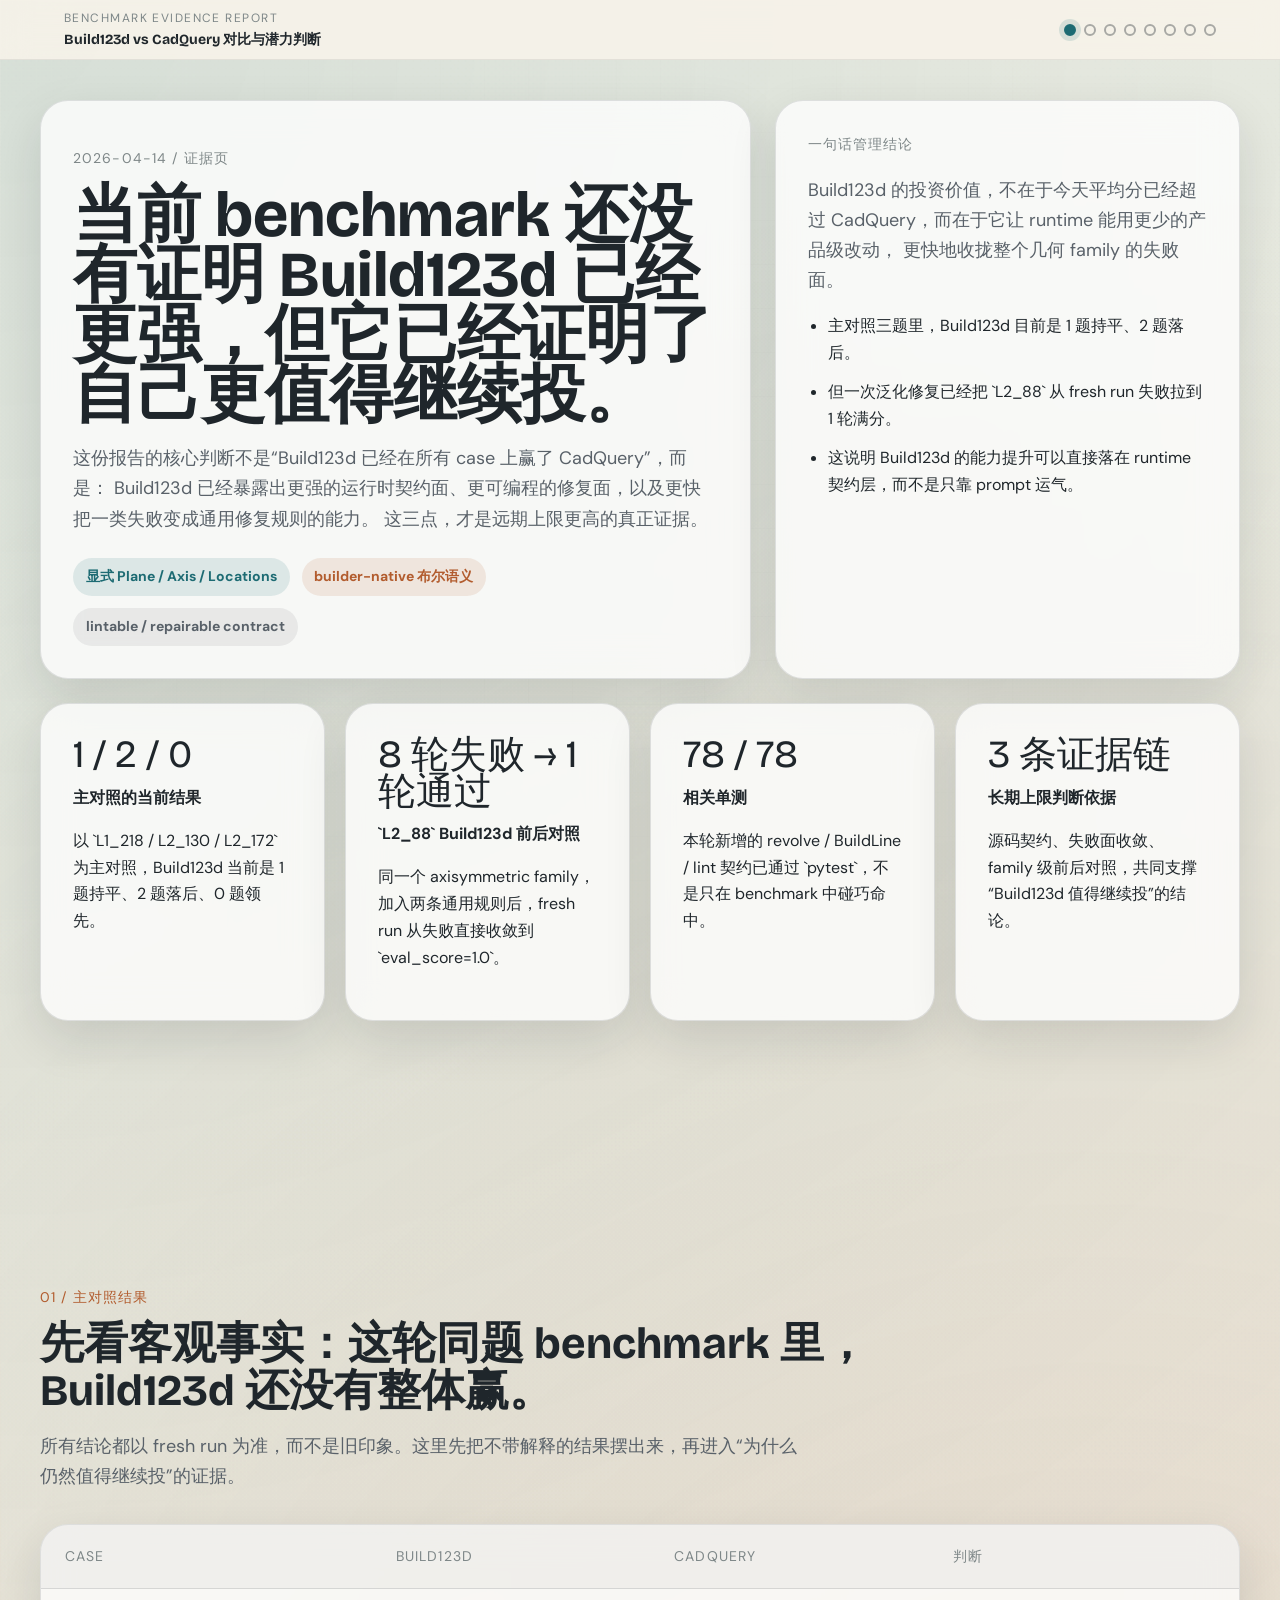
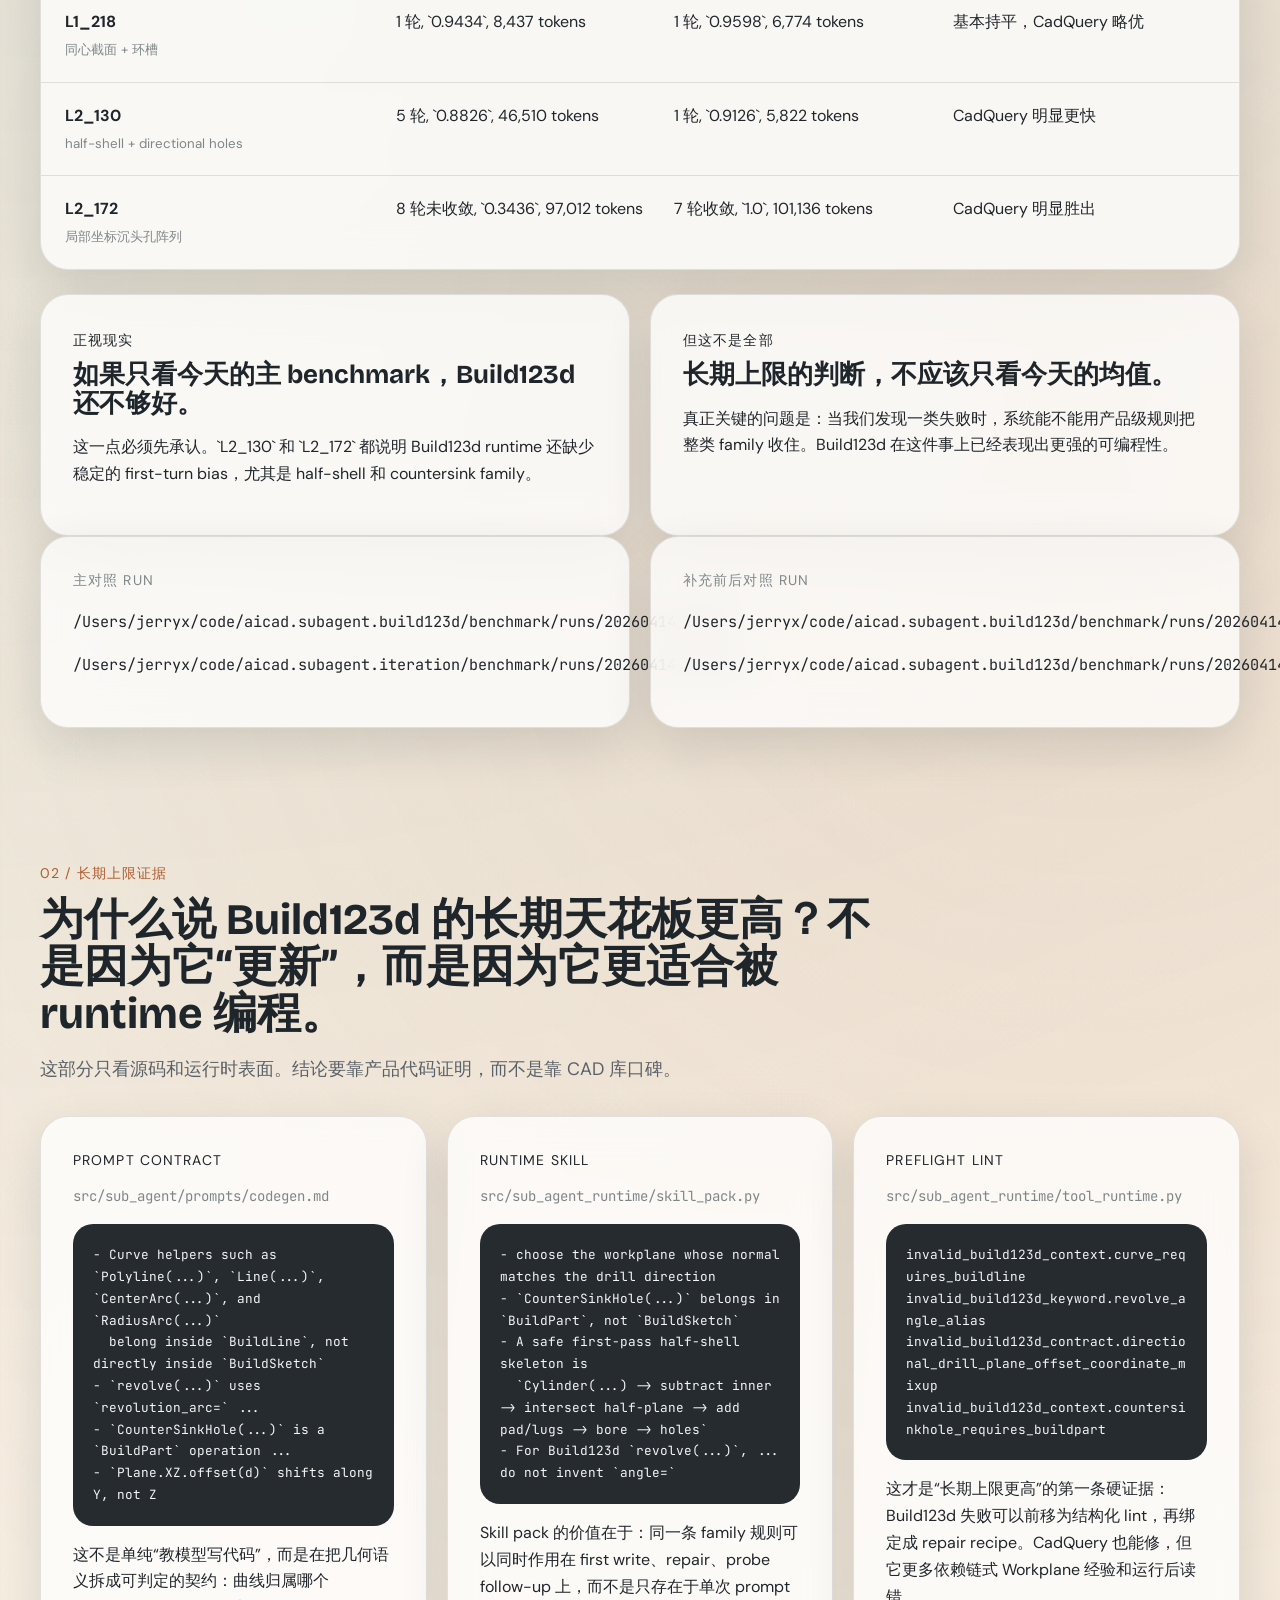
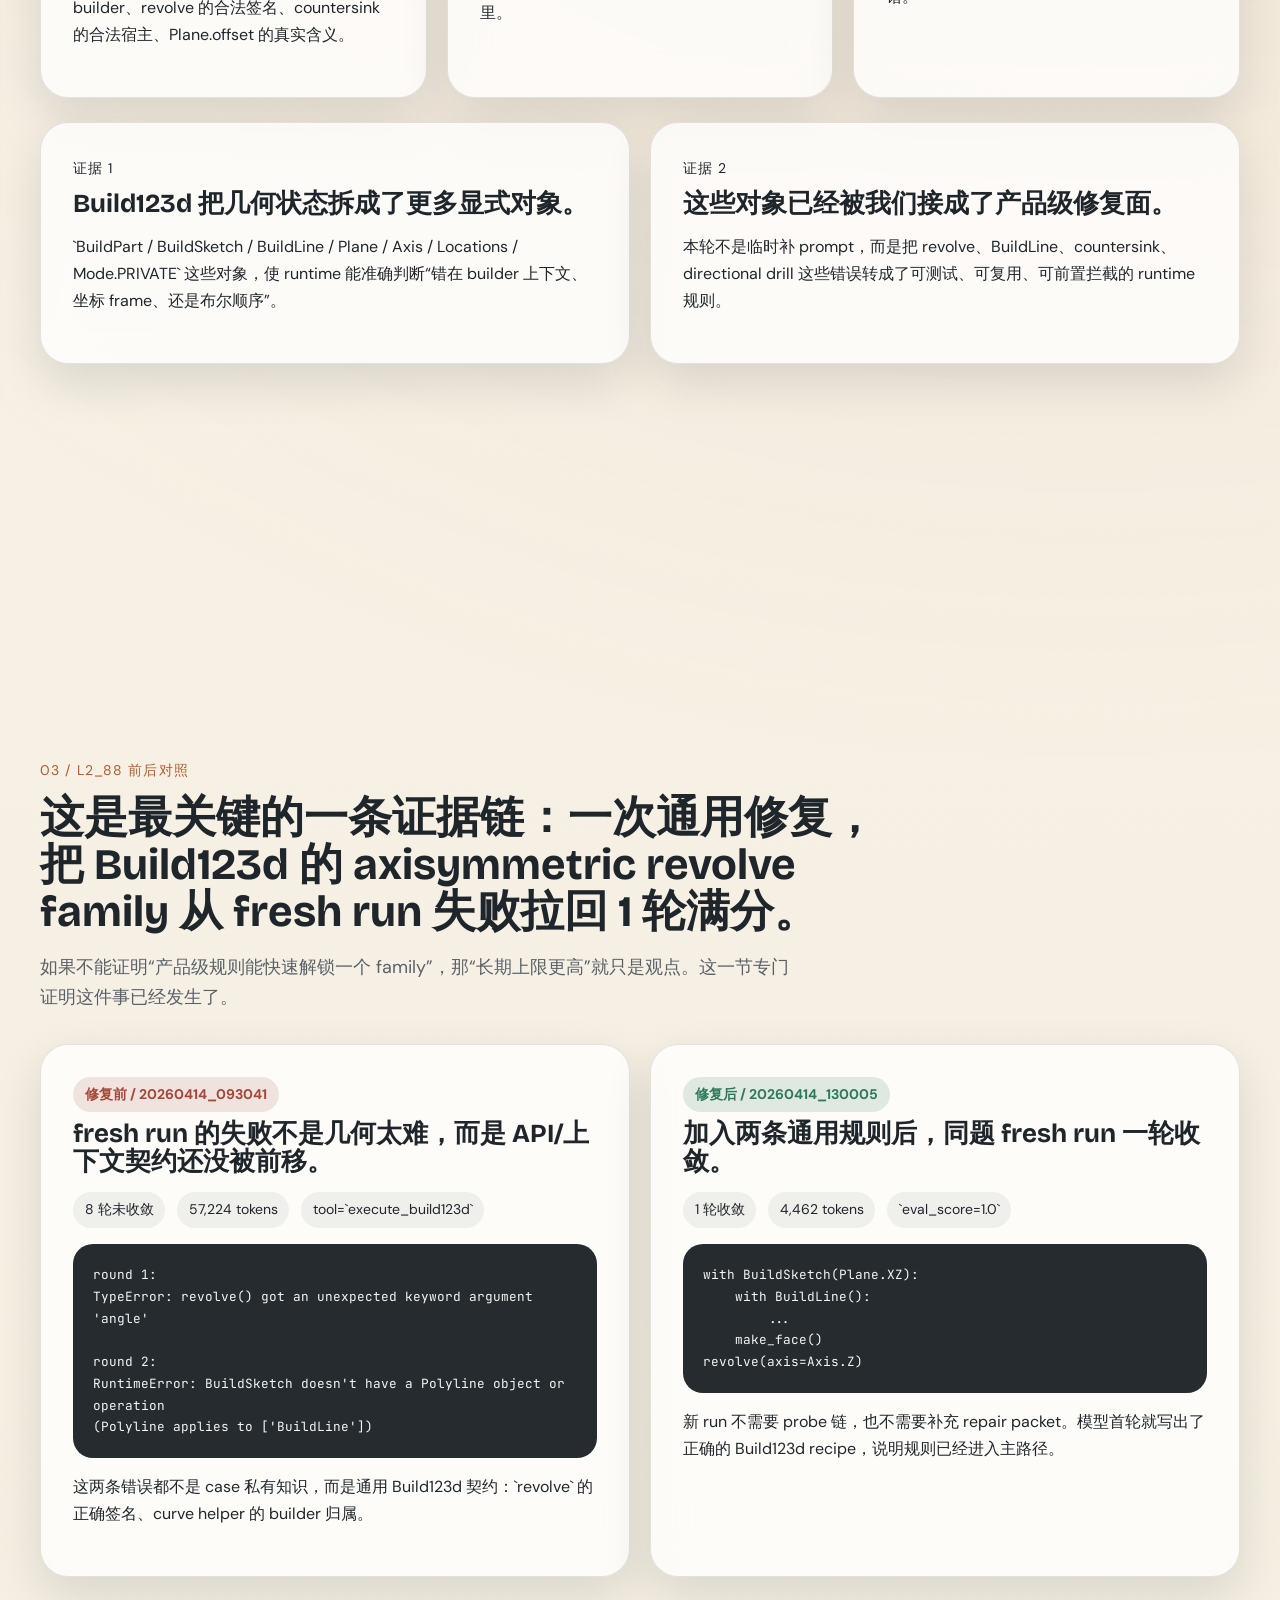
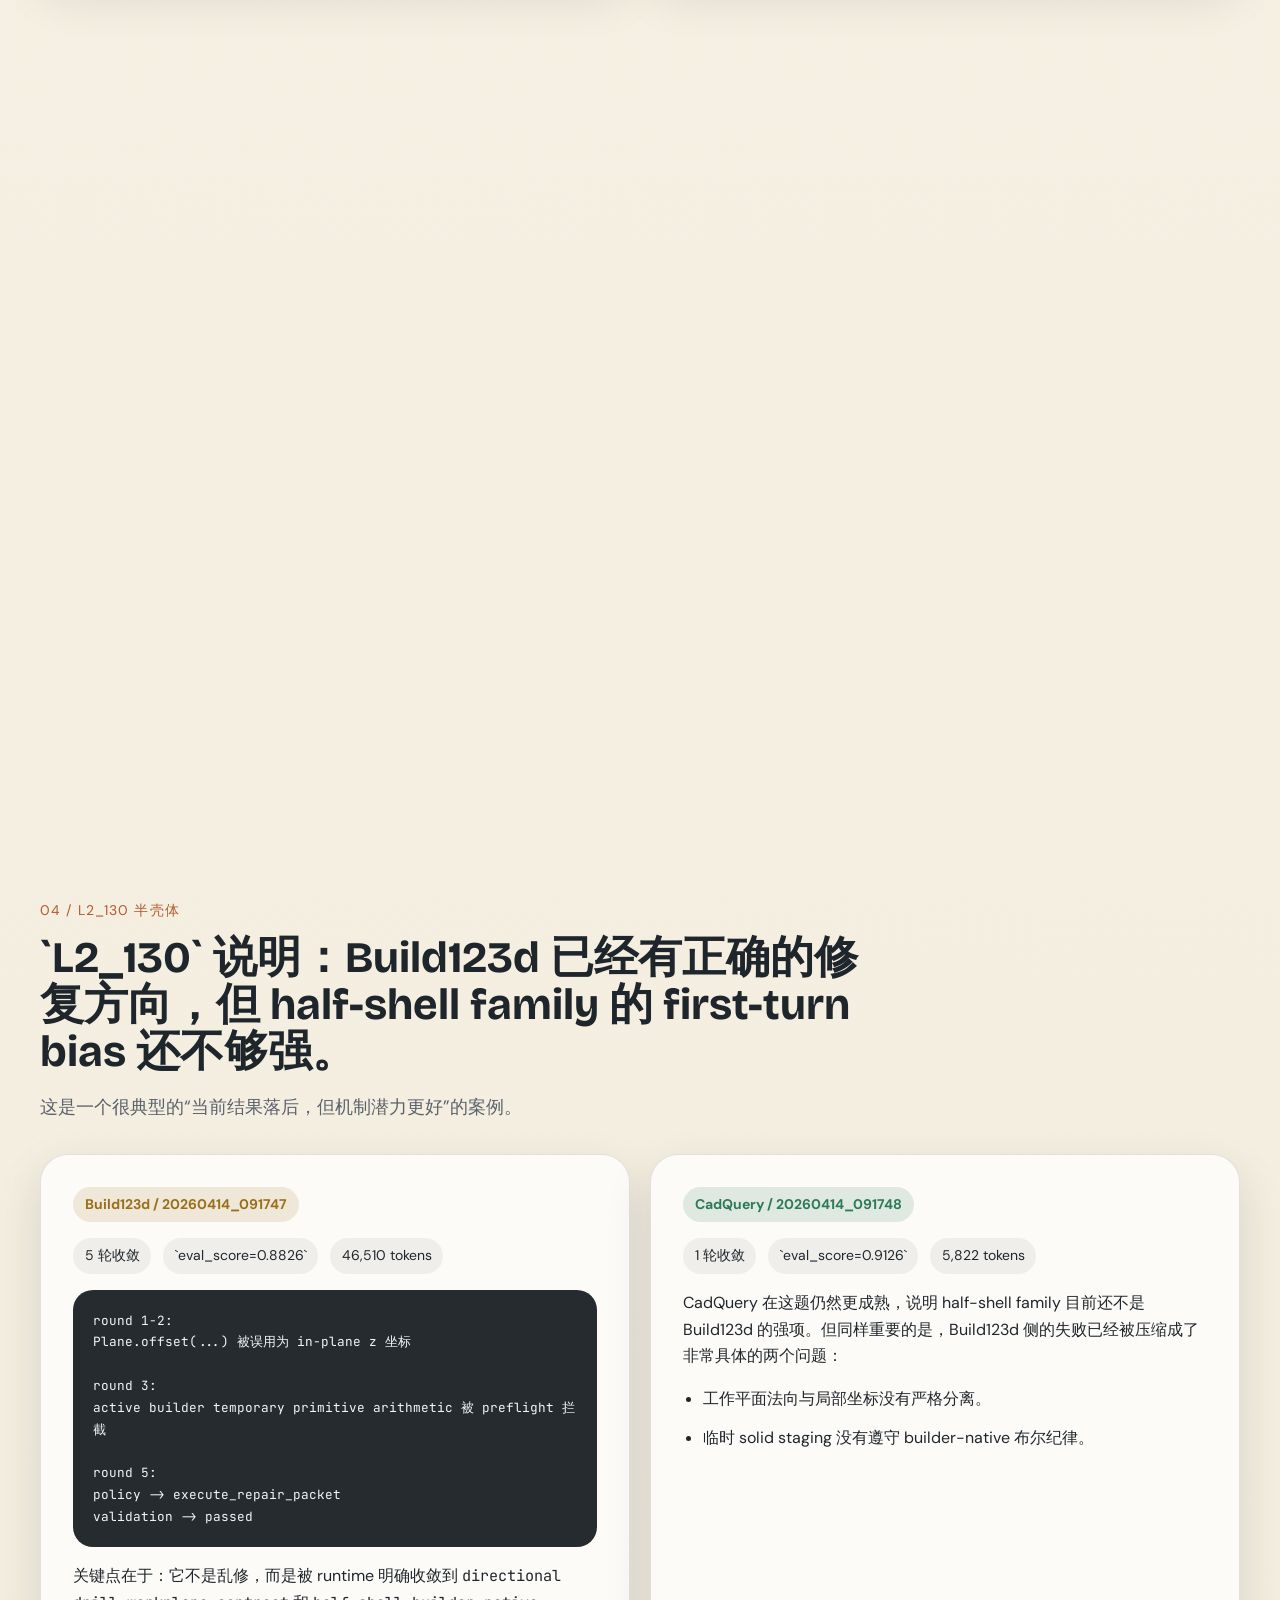
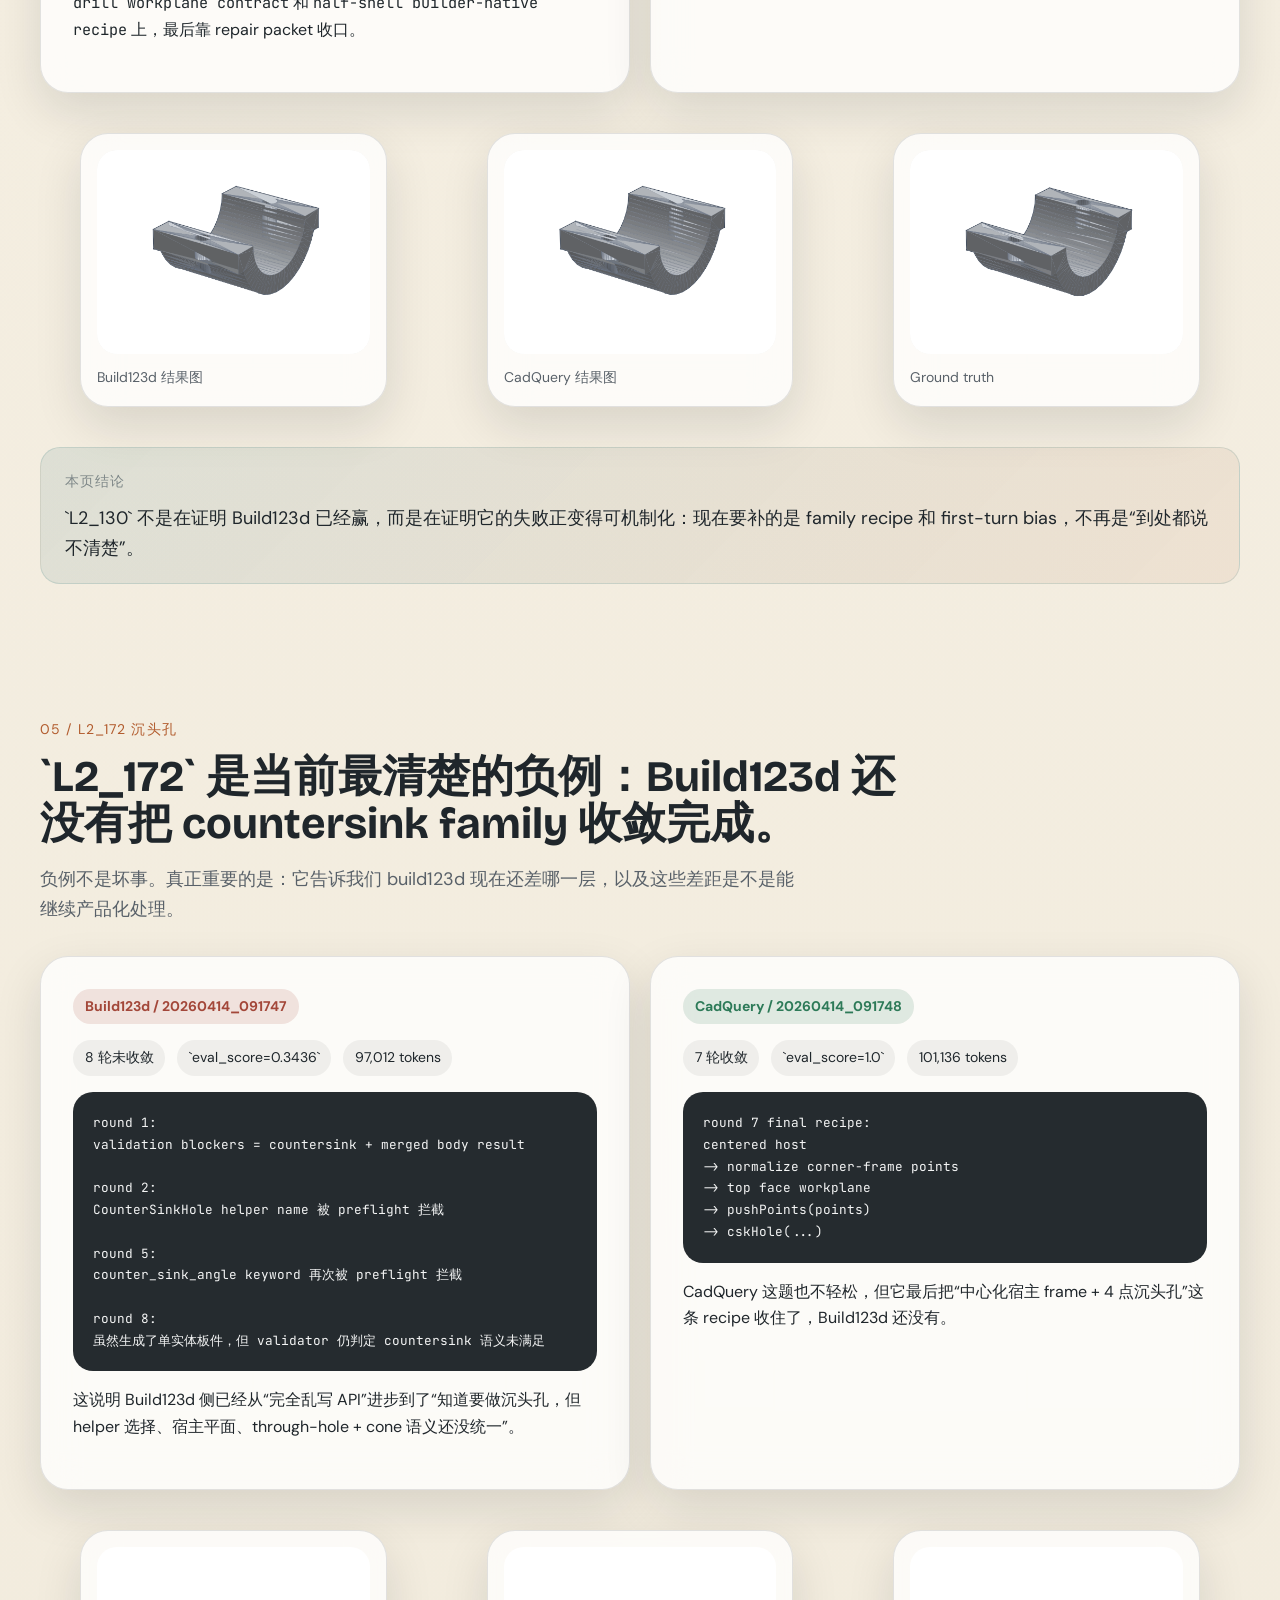
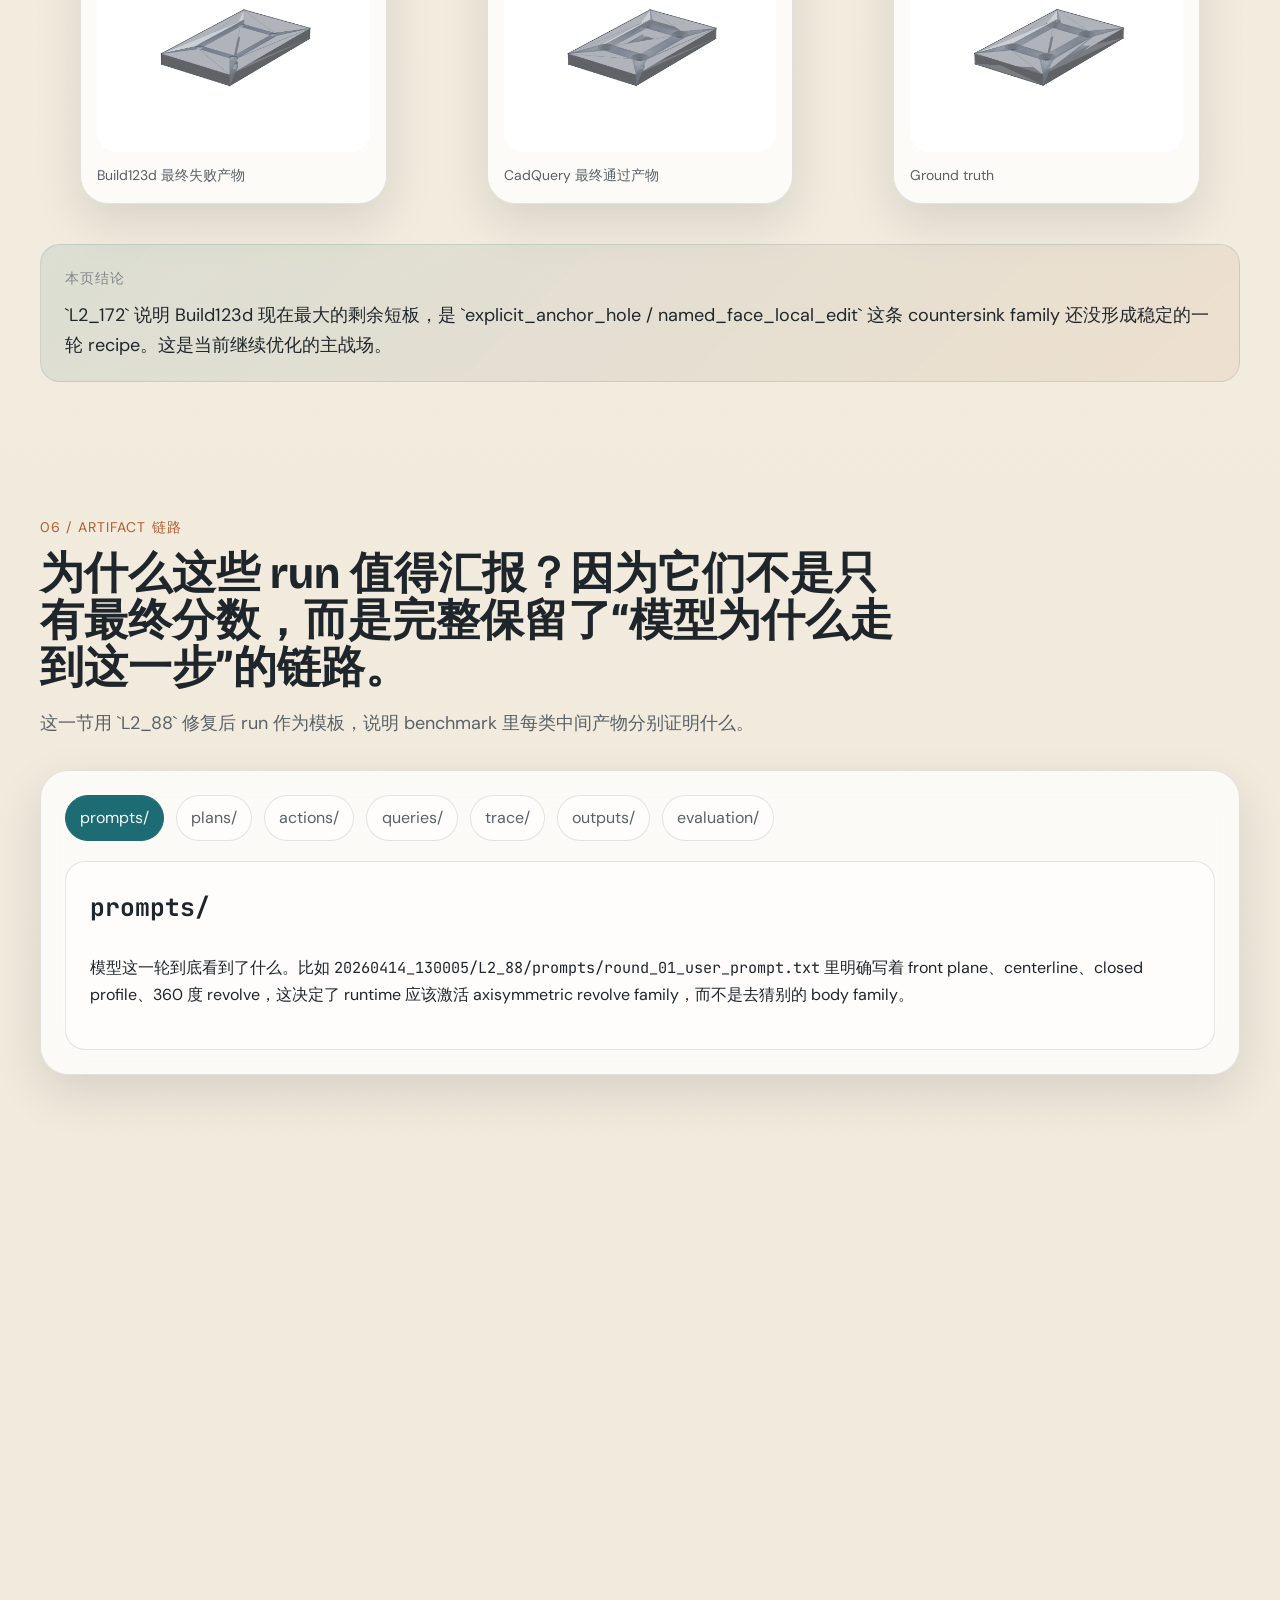
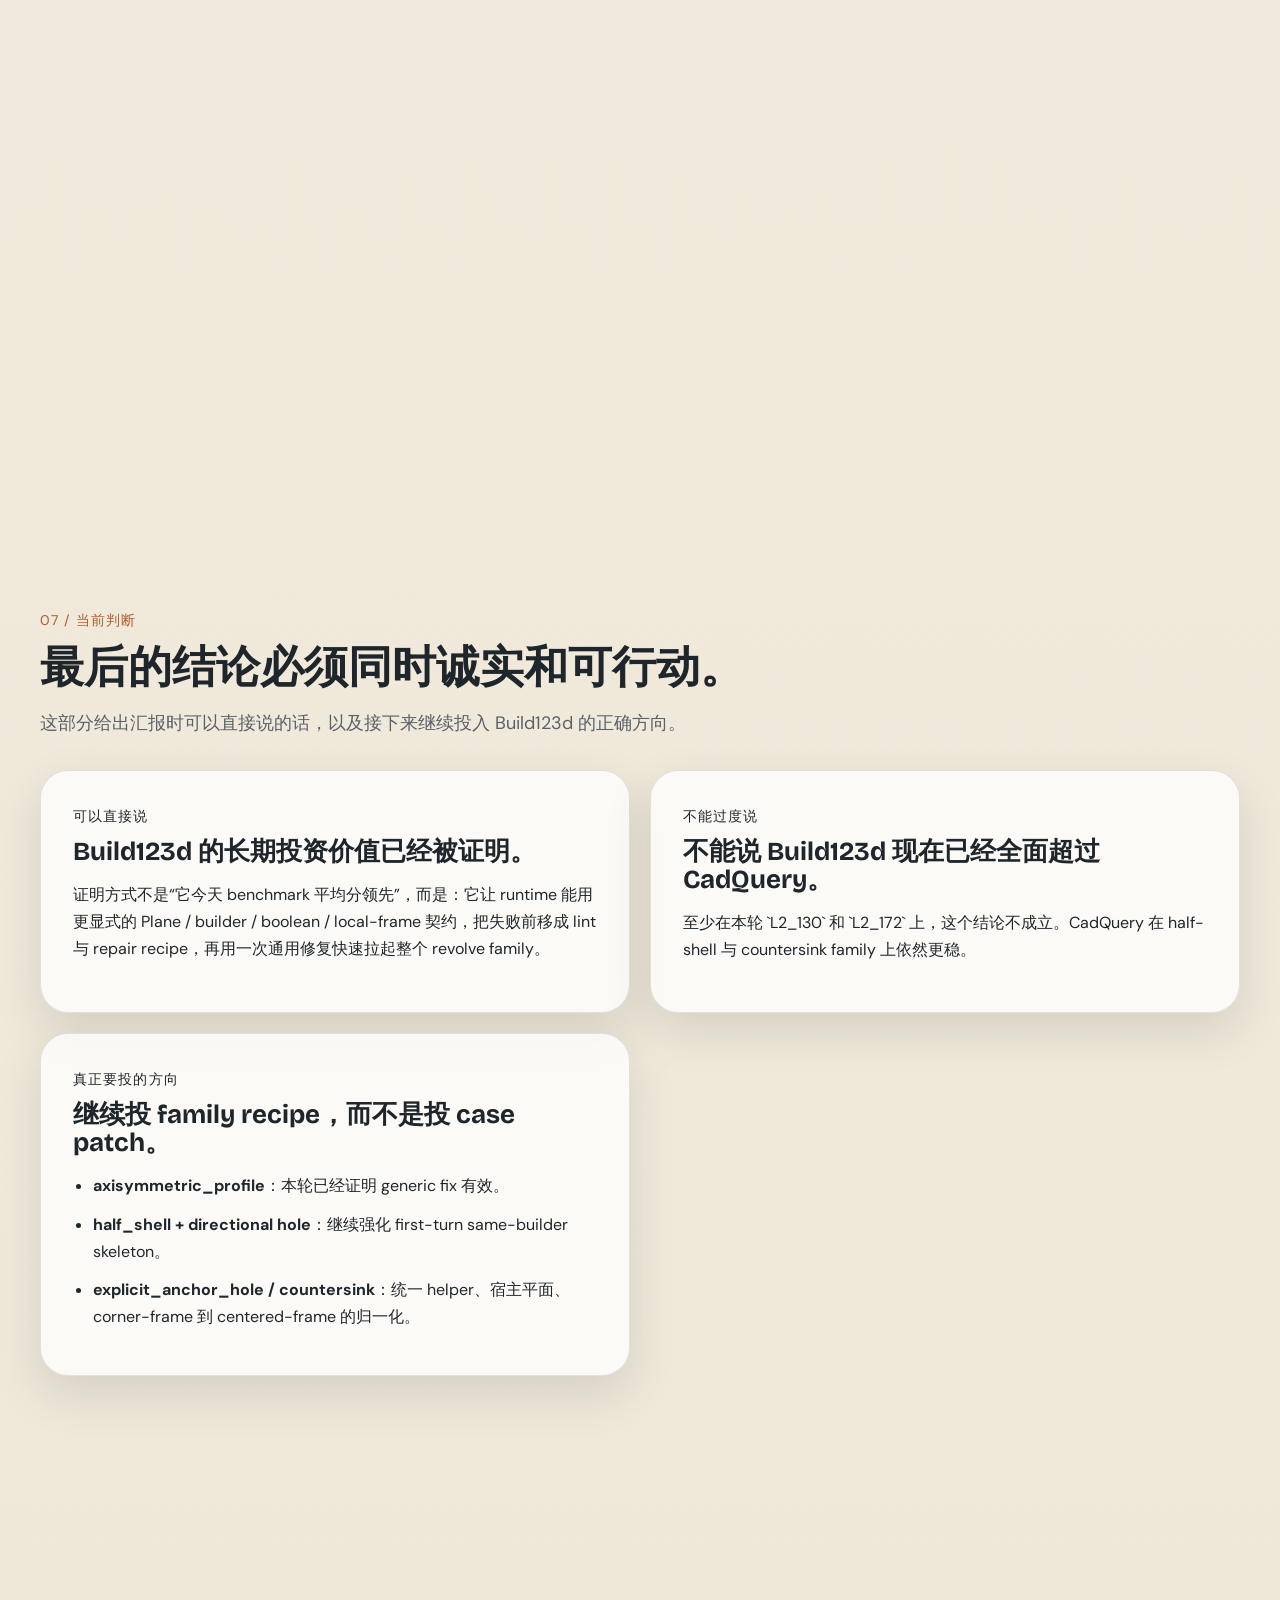
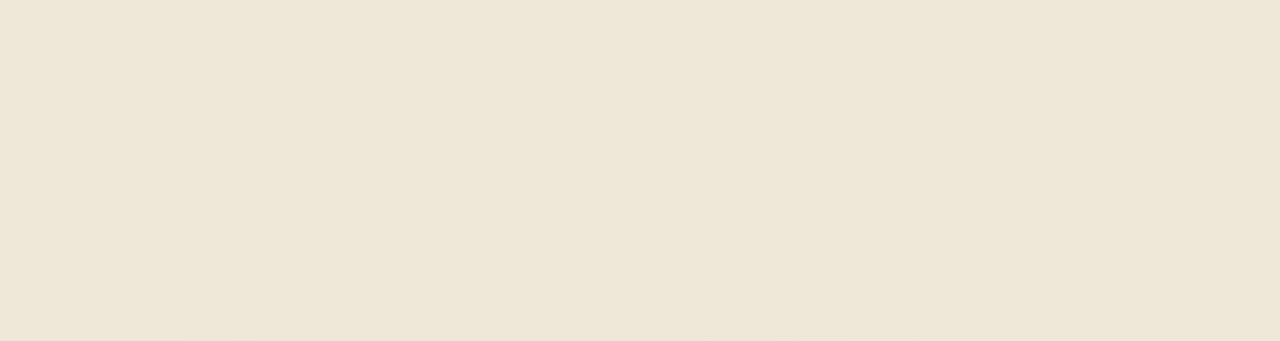
<file: report-20260414-build123d-vs-cadquery-benchmark/index.html>
<!DOCTYPE html>
<html lang="zh-CN">
<head>
  <meta charset="UTF-8">
  <meta name="viewport" content="width=device-width, initial-scale=1.0">
  <title>Build123d 对比 CadQuery Benchmark 证据报告</title>
  <link rel="preconnect" href="https://fonts.googleapis.com">
  <link rel="preconnect" href="https://fonts.gstatic.com" crossorigin>
  <link href="https://fonts.googleapis.com/css2?family=Bricolage+Grotesque:opsz,wght@12..96,400;12..96,600;12..96,700;12..96,800&amp;family=DM+Sans:wght@400;500;700&amp;family=JetBrains+Mono:wght@400;500;700&amp;display=swap" rel="stylesheet">
  <link rel="stylesheet" href="styles.css">
  <script src="main.js" defer></script>
</head>
<body>
  <nav class="nav" aria-label="章节导航">
    <div class="progress-bar" id="progress-bar" aria-hidden="true"></div>
    <div class="nav-inner">
      <div class="nav-brand">
        <span class="brand-kicker">Benchmark Evidence Report</span>
        <span class="nav-title">Build123d vs CadQuery 对比与潜力判断</span>
      </div>
      <div class="nav-dots" role="tablist" aria-label="章节">
        <button class="nav-dot active" data-target="module-0" data-tooltip="执行摘要" aria-label="执行摘要"></button>
        <button class="nav-dot" data-target="module-1" data-tooltip="主对照结果" aria-label="主对照结果"></button>
        <button class="nav-dot" data-target="module-2" data-tooltip="长期上限证据" aria-label="长期上限证据"></button>
        <button class="nav-dot" data-target="module-3" data-tooltip="L2_88 前后对照" aria-label="L2_88 前后对照"></button>
        <button class="nav-dot" data-target="module-4" data-tooltip="L2_130 半壳体" aria-label="L2_130 半壳体"></button>
        <button class="nav-dot" data-target="module-5" data-tooltip="L2_172 沉头孔" aria-label="L2_172 沉头孔"></button>
        <button class="nav-dot" data-target="module-6" data-tooltip="Artifact 链路" aria-label="Artifact 链路"></button>
        <button class="nav-dot" data-target="module-7" data-tooltip="当前判断" aria-label="当前判断"></button>
      </div>
    </div>
  </nav>

  <main class="main">
    <section class="module module-hero" id="module-0">
      <div class="module-shell">
        <div class="hero-grid">
          <article class="hero-panel glass reveal">
            <p class="eyebrow">2026-04-14 / 证据页</p>
            <h1 class="hero-title">当前 benchmark 还没有证明 Build123d 已经更强，但它已经证明了自己更值得继续投。</h1>
            <p class="hero-summary">
              这份报告的核心判断不是“Build123d 已经在所有 case 上赢了 CadQuery”，而是：
              Build123d 已经暴露出更强的运行时契约面、更可编程的修复面，以及更快把一类失败变成通用修复规则的能力。
              这三点，才是远期上限更高的真正证据。
            </p>
            <div class="hero-ribbon">
              <span class="chip chip-accent">显式 Plane / Axis / Locations</span>
              <span class="chip chip-secondary">builder-native 布尔语义</span>
              <span class="chip chip-muted">lintable / repairable contract</span>
            </div>
          </article>

          <aside class="hero-side glass reveal">
            <div class="side-label">一句话管理结论</div>
            <p class="side-summary">
              Build123d 的投资价值，不在于今天平均分已经超过 CadQuery，而在于它让 runtime 能用更少的产品级改动，
              更快地收拢整个几何 family 的失败面。
            </p>
            <ul class="signal-list">
              <li>主对照三题里，Build123d 目前是 1 题持平、2 题落后。</li>
              <li>但一次泛化修复已经把 `L2_88` 从 fresh run 失败拉到 1 轮满分。</li>
              <li>这说明 Build123d 的能力提升可以直接落在 runtime 契约层，而不是只靠 prompt 运气。</li>
            </ul>
          </aside>
        </div>

        <div class="stats-grid">
          <article class="stat-card glass reveal">
            <div class="stat-value">1 / 2 / 0</div>
            <div class="stat-label">主对照的当前结果</div>
            <p>以 `L1_218 / L2_130 / L2_172` 为主对照，Build123d 当前是 1 题持平、2 题落后、0 题领先。</p>
          </article>
          <article class="stat-card glass reveal">
            <div class="stat-value">8 轮失败 → 1 轮通过</div>
            <div class="stat-label">`L2_88` Build123d 前后对照</div>
            <p>同一个 axisymmetric family，加入两条通用规则后，fresh run 从失败直接收敛到 `eval_score=1.0`。</p>
          </article>
          <article class="stat-card glass reveal">
            <div class="stat-value">78 / 78</div>
            <div class="stat-label">相关单测</div>
            <p>本轮新增的 revolve / BuildLine / lint 契约已通过 `pytest`，不是只在 benchmark 中碰巧命中。</p>
          </article>
          <article class="stat-card glass reveal">
            <div class="stat-value">3 条证据链</div>
            <div class="stat-label">长期上限判断依据</div>
            <p>源码契约、失败面收敛、family 级前后对照，共同支撑“Build123d 值得继续投”的结论。</p>
          </article>
        </div>

        <div class="summary-band reveal">
          <span class="summary-kicker">本页结论</span>
          <p>“长期上限更高”在这里不是空话，它对应的是：更显式的语义表面、更强的产品级 lint/repair 编码能力、以及更快把一类失败变成家族级修复。</p>
        </div>
      </div>
    </section>

    <section class="module" id="module-1">
      <div class="module-shell">
        <header class="module-header reveal">
          <span class="module-number">01 / 主对照结果</span>
          <h2>先看客观事实：这轮同题 benchmark 里，Build123d 还没有整体赢。</h2>
          <p class="module-desc">所有结论都以 fresh run 为准，而不是旧印象。这里先把不带解释的结果摆出来，再进入“为什么仍然值得继续投”的证据。</p>
        </header>

        <div class="comparison-table glass reveal">
          <div class="comparison-row comparison-head">
            <span>Case</span>
            <span>Build123d</span>
            <span>CadQuery</span>
            <span>判断</span>
          </div>
          <div class="comparison-row">
            <span><strong>L1_218</strong><small>同心截面 + 环槽</small></span>
            <span>1 轮, `0.9434`, 8,437 tokens</span>
            <span>1 轮, `0.9598`, 6,774 tokens</span>
            <span>基本持平，CadQuery 略优</span>
          </div>
          <div class="comparison-row">
            <span><strong>L2_130</strong><small>half-shell + directional holes</small></span>
            <span>5 轮, `0.8826`, 46,510 tokens</span>
            <span>1 轮, `0.9126`, 5,822 tokens</span>
            <span>CadQuery 明显更快</span>
          </div>
          <div class="comparison-row">
            <span><strong>L2_172</strong><small>局部坐标沉头孔阵列</small></span>
            <span>8 轮未收敛, `0.3436`, 97,012 tokens</span>
            <span>7 轮收敛, `1.0`, 101,136 tokens</span>
            <span>CadQuery 明显胜出</span>
          </div>
        </div>

        <div class="evidence-grid">
          <article class="insight-card glass reveal">
            <span class="insight-label">正视现实</span>
            <h3>如果只看今天的主 benchmark，Build123d 还不够好。</h3>
            <p>这一点必须先承认。`L2_130` 和 `L2_172` 都说明 Build123d runtime 还缺少稳定的 first-turn bias，尤其是 half-shell 和 countersink family。</p>
          </article>
          <article class="insight-card glass reveal">
            <span class="insight-label">但这不是全部</span>
            <h3>长期上限的判断，不应该只看今天的均值。</h3>
            <p>真正关键的问题是：当我们发现一类失败时，系统能不能用产品级规则把整类 family 收住。Build123d 在这件事上已经表现出更强的可编程性。</p>
          </article>
        </div>

        <div class="path-list reveal">
          <div class="path-card glass">
            <div class="path-title">主对照 run</div>
            <p><code>/Users/jerryx/code/aicad.subagent.build123d/benchmark/runs/20260414_091747</code></p>
            <p><code>/Users/jerryx/code/aicad.subagent.iteration/benchmark/runs/20260414_091748</code></p>
          </div>
          <div class="path-card glass">
            <div class="path-title">补充前后对照 run</div>
            <p><code>/Users/jerryx/code/aicad.subagent.build123d/benchmark/runs/20260414_093041/L2_88</code></p>
            <p><code>/Users/jerryx/code/aicad.subagent.build123d/benchmark/runs/20260414_130005/L2_88</code></p>
          </div>
        </div>
      </div>
    </section>

    <section class="module" id="module-2">
      <div class="module-shell">
        <header class="module-header reveal">
          <span class="module-number">02 / 长期上限证据</span>
          <h2>为什么说 Build123d 的长期天花板更高？不是因为它“更新”，而是因为它更适合被 runtime 编程。</h2>
          <p class="module-desc">这部分只看源码和运行时表面。结论要靠产品代码证明，而不是靠 CAD 库口碑。</p>
        </header>

        <div class="code-grid">
          <article class="code-card glass reveal">
            <div class="code-head">
              <span class="code-tag">Prompt Contract</span>
              <span class="code-path">src/sub_agent/prompts/codegen.md</span>
            </div>
            <pre><code>- Curve helpers such as `Polyline(...)`, `Line(...)`, `CenterArc(...)`, and `RadiusArc(...)`
  belong inside `BuildLine`, not directly inside `BuildSketch`
- `revolve(...)` uses `revolution_arc=` ...
- `CounterSinkHole(...)` is a `BuildPart` operation ...
- `Plane.XZ.offset(d)` shifts along Y, not Z</code></pre>
            <p>这不是单纯“教模型写代码”，而是在把几何语义拆成可判定的契约：曲线归属哪个 builder、revolve 的合法签名、countersink 的合法宿主、Plane.offset 的真实含义。</p>
          </article>

          <article class="code-card glass reveal">
            <div class="code-head">
              <span class="code-tag">Runtime Skill</span>
              <span class="code-path">src/sub_agent_runtime/skill_pack.py</span>
            </div>
            <pre><code>- choose the workplane whose normal matches the drill direction
- `CounterSinkHole(...)` belongs in `BuildPart`, not `BuildSketch`
- A safe first-pass half-shell skeleton is
  `Cylinder(...) -> subtract inner -> intersect half-plane -> add pad/lugs -> bore -> holes`
- For Build123d `revolve(...)`, ... do not invent `angle=`</code></pre>
            <p>Skill pack 的价值在于：同一条 family 规则可以同时作用在 first write、repair、probe follow-up 上，而不是只存在于单次 prompt 里。</p>
          </article>

          <article class="code-card glass reveal">
            <div class="code-head">
              <span class="code-tag">Preflight Lint</span>
              <span class="code-path">src/sub_agent_runtime/tool_runtime.py</span>
            </div>
            <pre><code>invalid_build123d_context.curve_requires_buildline
invalid_build123d_keyword.revolve_angle_alias
invalid_build123d_contract.directional_drill_plane_offset_coordinate_mixup
invalid_build123d_context.countersinkhole_requires_buildpart</code></pre>
            <p>这才是“长期上限更高”的第一条硬证据：Build123d 失败可以前移为结构化 lint，再绑定成 repair recipe。CadQuery 也能修，但它更多依赖链式 Workplane 经验和运行后读错。</p>
          </article>
        </div>

        <div class="evidence-grid">
          <article class="insight-card glass reveal">
            <span class="insight-label">证据 1</span>
            <h3>Build123d 把几何状态拆成了更多显式对象。</h3>
            <p>`BuildPart / BuildSketch / BuildLine / Plane / Axis / Locations / Mode.PRIVATE` 这些对象，使 runtime 能准确判断“错在 builder 上下文、坐标 frame、还是布尔顺序”。</p>
          </article>
          <article class="insight-card glass reveal">
            <span class="insight-label">证据 2</span>
            <h3>这些对象已经被我们接成了产品级修复面。</h3>
            <p>本轮不是临时补 prompt，而是把 revolve、BuildLine、countersink、directional drill 这些错误转成了可测试、可复用、可前置拦截的 runtime 规则。</p>
          </article>
          <article class="insight-card glass reveal">
            <span class="insight-label">证据 3</span>
            <h3>规则一旦对，整个 family 会一起受益。</h3>
            <p>`L2_88` 的前后对照就是证据：我们没有改 case 数据，也没有改 benchmark evaluator，只补了通用契约，结果 fresh run 从失败变成 1 轮满分。</p>
          </article>
        </div>
      </div>
    </section>

    <section class="module" id="module-3">
      <div class="module-shell">
        <header class="module-header reveal">
          <span class="module-number">03 / L2_88 前后对照</span>
          <h2>这是最关键的一条证据链：一次通用修复，把 Build123d 的 axisymmetric revolve family 从 fresh run 失败拉回 1 轮满分。</h2>
          <p class="module-desc">如果不能证明“产品级规则能快速解锁一个 family”，那“长期上限更高”就只是观点。这一节专门证明这件事已经发生了。</p>
        </header>

        <div class="before-after-grid">
          <article class="case-panel glass reveal">
            <span class="case-label case-bad">修复前 / 20260414_093041</span>
            <h3>fresh run 的失败不是几何太难，而是 API/上下文契约还没被前移。</h3>
            <div class="metric-strip">
              <span>8 轮未收敛</span>
              <span>57,224 tokens</span>
              <span>tool=`execute_build123d`</span>
            </div>
            <pre><code>round 1:
TypeError: revolve() got an unexpected keyword argument 'angle'

round 2:
RuntimeError: BuildSketch doesn't have a Polyline object or operation
(Polyline applies to ['BuildLine'])</code></pre>
            <p>这两条错误都不是 case 私有知识，而是通用 Build123d 契约：`revolve` 的正确签名、curve helper 的 builder 归属。</p>
          </article>

          <article class="case-panel glass reveal">
            <span class="case-label case-good">修复后 / 20260414_130005</span>
            <h3>加入两条通用规则后，同题 fresh run 一轮收敛。</h3>
            <div class="metric-strip">
              <span>1 轮收敛</span>
              <span>4,462 tokens</span>
              <span>`eval_score=1.0`</span>
            </div>
            <pre><code>with BuildSketch(Plane.XZ):
    with BuildLine():
        ...
    make_face()
revolve(axis=Axis.Z)</code></pre>
            <p>新 run 不需要 probe 链，也不需要补充 repair packet。模型首轮就写出了正确的 Build123d recipe，说明规则已经进入主路径。</p>
          </article>
        </div>

        <div class="image-compare reveal">
          <figure class="image-card glass">
            <img src="assets/l2_88_build123d_after_iso.png" alt="L2_88 Build123d 修复后预览">
            <figcaption>Build123d 修复后生成图，来自 <code>20260414_130005/L2_88/evaluation</code></figcaption>
          </figure>
          <figure class="image-card glass">
            <img src="assets/l2_88_ground_truth_iso.png" alt="L2_88 Ground Truth">
            <figcaption>Ground truth 对照图</figcaption>
          </figure>
        </div>

        <div class="timeline-panel glass reveal">
          <h3>为什么这个前后对照是“长期上限”证据，而不是一次偶然命中？</h3>
          <ol class="timeline-list">
            <li>修复前，错误集中在 Build123d 通用契约：`revolve(angle=...)` 和 `Polyline` builder 误用。</li>
            <li>本轮修改没有碰 benchmark 数据，只在 `codegen.md`、`skill_pack.py`、`tool_runtime.py` 里补了通用规则。</li>
            <li>相关测试 `78 passed in 1.38s`，证明这些规则已经进入产品表面，而不是 notebook 里的临时经验。</li>
            <li>修复后，同题 fresh run 一轮通过并拿到 `STEP geometric signatures are closely aligned`。</li>
          </ol>
        </div>

        <div class="summary-band reveal">
          <span class="summary-kicker">本页结论</span>
          <p>`L2_88` 证明了一个关键事实：Build123d 的失败面更容易被产品化编码，而一旦规则进入 runtime，这个 family 的能力会以“整类修复”的方式提升。</p>
        </div>
      </div>
    </section>

    <section class="module" id="module-4">
      <div class="module-shell">
        <header class="module-header reveal">
          <span class="module-number">04 / L2_130 半壳体</span>
          <h2>`L2_130` 说明：Build123d 已经有正确的修复方向，但 half-shell family 的 first-turn bias 还不够强。</h2>
          <p class="module-desc">这是一个很典型的“当前结果落后，但机制潜力更好”的案例。</p>
        </header>

        <div class="case-split">
          <article class="case-panel glass reveal">
            <span class="case-label case-warn">Build123d / 20260414_091747</span>
            <div class="metric-strip">
              <span>5 轮收敛</span>
              <span>`eval_score=0.8826`</span>
              <span>46,510 tokens</span>
            </div>
            <pre><code>round 1-2:
Plane.offset(...) 被误用为 in-plane z 坐标

round 3:
active builder temporary primitive arithmetic 被 preflight 拦截

round 5:
policy -> execute_repair_packet
validation -> passed</code></pre>
            <p>关键点在于：它不是乱修，而是被 runtime 明确收敛到 <code>directional drill workplane contract</code> 和 <code>half-shell builder-native recipe</code> 上，最后靠 repair packet 收口。</p>
          </article>

          <article class="case-panel glass reveal">
            <span class="case-label case-good">CadQuery / 20260414_091748</span>
            <div class="metric-strip">
              <span>1 轮收敛</span>
              <span>`eval_score=0.9126`</span>
              <span>5,822 tokens</span>
            </div>
            <p>CadQuery 在这题仍然更成熟，说明 half-shell family 目前还不是 Build123d 的强项。但同样重要的是，Build123d 侧的失败已经被压缩成了非常具体的两个问题：</p>
            <ul class="flat-list">
              <li>工作平面法向与局部坐标没有严格分离。</li>
              <li>临时 solid staging 没有遵守 builder-native 布尔纪律。</li>
            </ul>
          </article>
        </div>

        <div class="image-compare reveal">
          <figure class="image-card glass">
            <img src="assets/l2_130_build123d_iso.png" alt="L2_130 Build123d 结果">
            <figcaption>Build123d 结果图</figcaption>
          </figure>
          <figure class="image-card glass">
            <img src="assets/l2_130_cadquery_iso.png" alt="L2_130 CadQuery 结果">
            <figcaption>CadQuery 结果图</figcaption>
          </figure>
          <figure class="image-card glass">
            <img src="assets/l2_130_ground_truth_iso.png" alt="L2_130 Ground Truth">
            <figcaption>Ground truth</figcaption>
          </figure>
        </div>

        <div class="summary-band reveal">
          <span class="summary-kicker">本页结论</span>
          <p>`L2_130` 不是在证明 Build123d 已经赢，而是在证明它的失败正变得可机制化：现在要补的是 family recipe 和 first-turn bias，不再是“到处都说不清楚”。</p>
        </div>
      </div>
    </section>

    <section class="module" id="module-5">
      <div class="module-shell">
        <header class="module-header reveal">
          <span class="module-number">05 / L2_172 沉头孔</span>
          <h2>`L2_172` 是当前最清楚的负例：Build123d 还没有把 countersink family 收敛完成。</h2>
          <p class="module-desc">负例不是坏事。真正重要的是：它告诉我们 build123d 现在还差哪一层，以及这些差距是不是能继续产品化处理。</p>
        </header>

        <div class="case-split">
          <article class="case-panel glass reveal">
            <span class="case-label case-bad">Build123d / 20260414_091747</span>
            <div class="metric-strip">
              <span>8 轮未收敛</span>
              <span>`eval_score=0.3436`</span>
              <span>97,012 tokens</span>
            </div>
            <pre><code>round 1:
validation blockers = countersink + merged body result

round 2:
CounterSinkHole helper name 被 preflight 拦截

round 5:
counter_sink_angle keyword 再次被 preflight 拦截

round 8:
虽然生成了单实体板件，但 validator 仍判定 countersink 语义未满足</code></pre>
            <p>这说明 Build123d 侧已经从“完全乱写 API”进步到了“知道要做沉头孔，但 helper 选择、宿主平面、through-hole + cone 语义还没统一”。</p>
          </article>

          <article class="case-panel glass reveal">
            <span class="case-label case-good">CadQuery / 20260414_091748</span>
            <div class="metric-strip">
              <span>7 轮收敛</span>
              <span>`eval_score=1.0`</span>
              <span>101,136 tokens</span>
            </div>
            <pre><code>round 7 final recipe:
centered host
-> normalize corner-frame points
-> top face workplane
-> pushPoints(points)
-> cskHole(...)</code></pre>
            <p>CadQuery 这题也不轻松，但它最后把“中心化宿主 frame + 4 点沉头孔”这条 recipe 收住了，Build123d 还没有。</p>
          </article>
        </div>

        <div class="image-compare reveal">
          <figure class="image-card glass">
            <img src="assets/l2_172_build123d_iso.png" alt="L2_172 Build123d 结果">
            <figcaption>Build123d 最终失败产物</figcaption>
          </figure>
          <figure class="image-card glass">
            <img src="assets/l2_172_cadquery_iso.png" alt="L2_172 CadQuery 结果">
            <figcaption>CadQuery 最终通过产物</figcaption>
          </figure>
          <figure class="image-card glass">
            <img src="assets/l2_172_ground_truth_iso.png" alt="L2_172 Ground Truth">
            <figcaption>Ground truth</figcaption>
          </figure>
        </div>

        <div class="summary-band reveal">
          <span class="summary-kicker">本页结论</span>
          <p>`L2_172` 说明 Build123d 现在最大的剩余短板，是 `explicit_anchor_hole / named_face_local_edit` 这条 countersink family 还没形成稳定的一轮 recipe。这是当前继续优化的主战场。</p>
        </div>
      </div>
    </section>

    <section class="module" id="module-6">
      <div class="module-shell">
        <header class="module-header reveal">
          <span class="module-number">06 / Artifact 链路</span>
          <h2>为什么这些 run 值得汇报？因为它们不是只有最终分数，而是完整保留了“模型为什么走到这一步”的链路。</h2>
          <p class="module-desc">这一节用 `L2_88` 修复后 run 作为模板，说明 benchmark 里每类中间产物分别证明什么。</p>
        </header>

        <div class="artifact-shell glass reveal">
          <div class="artifact-tabs" role="tablist" aria-label="artifact families">
            <button class="artifact-tab active" data-artifact-target="artifact-prompts">prompts/</button>
            <button class="artifact-tab" data-artifact-target="artifact-plans">plans/</button>
            <button class="artifact-tab" data-artifact-target="artifact-actions">actions/</button>
            <button class="artifact-tab" data-artifact-target="artifact-queries">queries/</button>
            <button class="artifact-tab" data-artifact-target="artifact-trace">trace/</button>
            <button class="artifact-tab" data-artifact-target="artifact-outputs">outputs/</button>
            <button class="artifact-tab" data-artifact-target="artifact-eval">evaluation/</button>
          </div>

          <div class="artifact-panels">
            <article class="artifact-panel active" id="artifact-prompts">
              <h3><code>prompts/</code></h3>
              <p>模型这一轮到底看到了什么。比如 <code>20260414_130005/L2_88/prompts/round_01_user_prompt.txt</code> 里明确写着 front plane、centerline、closed profile、360 度 revolve，这决定了 runtime 应该激活 axisymmetric revolve family，而不是去猜别的 body family。</p>
            </article>
            <article class="artifact-panel" id="artifact-plans">
              <h3><code>plans/</code></h3>
              <p>模型的决策摘要和工具载荷。真正值得看的字段不是“这轮有没有调用工具”，而是 <code>decision_summary</code> 与 <code>tool_calls[0].arguments.code</code>。例如 <code>20260414_130005/L2_88/plans/round_01_response.json</code> 明确写出 “Following the explicit revolve profile recipe...”，并且代码里真的出现了 <code>BuildSketch(Plane.XZ) -&gt; BuildLine() -&gt; make_face() -&gt; revolve(axis=Axis.Z)</code>。</p>
            </article>
            <article class="artifact-panel" id="artifact-actions">
              <h3><code>actions/</code></h3>
              <p>真正执行的代码与执行结果。这里要同时看 <code>stderr</code> 和 <code>snapshot.geometry</code>。修复前 <code>20260414_093041/L2_88/actions/round_01_execute_build123d.json</code> 里明确报 <code>revolve(..., angle=360)</code> 非法；修复后 <code>20260414_130005/L2_88/actions/round_01_execute_build123d.json</code> 的快照直接给出 <code>solids=1</code>、<code>faces=6</code>、<code>bbox=[50,50,20]</code>，说明它不只是“没报错”，而是真的生成了目标族几何。</p>
            </article>
            <article class="artifact-panel" id="artifact-queries">
              <h3><code>queries/</code></h3>
              <p>validator、probe、kernel state 的读回证据。这里最关键的是 <code>validate_requirement</code> 的 <code>checks[].evidence</code> 与 <code>clause_interpretations[]</code>。例如 <code>L2_172</code> 的 Build123d 最终验证里，<code>feature_hole_position_alignment</code> 已 pass，但 <code>feature_countersink</code> 明确 fail，证据字符串直接写着 <code>cone_like_face_present=False</code>。这能把“孔位做对了”与“沉头语义没做对”清楚拆开。</p>
            </article>
            <article class="artifact-panel" id="artifact-trace">
              <h3><code>trace/</code></h3>
              <p>完整的 round timeline。这里最值得看的不是时间戳本身，而是 <code>stop_reason.json</code> 和各轮工具切换。比如 <code>20260414_093041/L2_88</code> 的 stop reason 是 <code>max_rounds_reached</code>，而修复后 <code>20260414_130005/L2_88</code> 在 round 1 就变成了 <code>post_write_validated_complete</code>。这条变化说明规则已经进入首轮主路径。</p>
            </article>
            <article class="artifact-panel" id="artifact-outputs">
              <h3><code>outputs/</code></h3>
              <p>最终 STEP 和 geometry_info。汇报时如果只想看最终产物，这一层最直观；但如果要解释为什么变强，必须和 <code>plans/trace/queries</code> 连起来看。单独看 STEP 只能证明“最后长这样”，不能证明“为什么这次是系统变强了，而不是恰好命中”。</p>
            </article>
            <article class="artifact-panel" id="artifact-eval">
              <h3><code>evaluation/</code></h3>
              <p>和 ground truth 的最终几何对比。这里要盯的字段是 <code>scores.final_score</code>、<code>metrics.feature_anchor_rel_max</code>、<code>metrics.face_type_iou</code> 和 <code>difference_notes</code>。例如 <code>L2_130</code> 虽然 validator pass，但 evaluator 仍明确指出 <code>local feature-anchor deviation 0.119 is high</code>；而 <code>L2_88</code> 修复后则直接回到 <code>final_score=1.0</code>。</p>
            </article>
          </div>
        </div>

        <div class="path-list reveal">
          <article class="path-card glass">
            <div class="path-title">L2_88 家族解锁证据</div>
            <p><code>20260414_093041/L2_88/summary.json</code>：8 轮失败，<code>failure_cluster=code_path_family_gap</code></p>
            <p><code>20260414_093041/L2_88/actions/round_01_execute_build123d.json</code>：<code>revolve(..., angle=360)</code> 直接报错</p>
            <p><code>20260414_093041/L2_88/actions/round_02_execute_build123d.json</code>：<code>Polyline</code> 被错误放进 <code>BuildSketch</code></p>
            <p><code>20260414_130005/L2_88/plans/round_01_response.json</code>：decision summary 明确采用 explicit revolve profile recipe</p>
            <p><code>20260414_130005/L2_88/evaluation/benchmark_eval.json</code>：<code>final_score=1.0</code></p>
          </article>

          <article class="path-card glass">
            <div class="path-title">L2_130 半壳体证据</div>
            <p><code>20260414_091747/L2_130/actions/round_01_execute_build123d.json</code>：drill plane / offset 语义被 preflight 直接拦截</p>
            <p><code>20260414_091747/L2_130/actions/round_03_execute_build123d.json</code>：same-builder boolean 纪律再次被拦截</p>
            <p><code>20260414_091747/L2_130/queries/round_05_validate_requirement_post_write.json</code>：多数 clause 已转为 <code>verified</code></p>
            <p><code>20260414_091747/L2_130/evaluation/benchmark_eval.json</code>：仍有 <code>feature-anchor deviation 0.119</code></p>
          </article>
        </div>

        <div class="path-list reveal">
          <article class="path-card glass">
            <div class="path-title">L2_172 沉头孔证据</div>
            <p><code>20260414_091747/L2_172/actions/round_02_execute_build123d.json</code>：helper 名称错误</p>
            <p><code>20260414_091747/L2_172/actions/round_05_execute_build123d.json</code>：<code>counter_sink_angle</code> 关键字契约错误</p>
            <p><code>20260414_091747/L2_172/queries/round_08_validate_requirement_post_write.json</code>：孔位对了，但 <code>feature_countersink</code> 仍 fail</p>
            <p><code>20260414_091747/L2_172/evaluation/benchmark_eval.json</code>：<code>face_type_iou=0.385</code>，<code>feature_anchor_rel_max=1.0</code></p>
          </article>

          <article class="path-card glass">
            <div class="path-title">可直接转发的重证据文档</div>
            <p><code>report-20260414-build123d-vs-cadquery-benchmark/shareable-report.md</code>：适合直接发消息或邮件</p>
            <p><code>report-20260414-build123d-vs-cadquery-benchmark/detailed-evidence.md</code>：适合汇报或评审时逐条引用 artifact</p>
            <p>这两份文档都把“结论”与“证据文件路径”绑在一起，避免汇报时只剩口头判断。</p>
          </article>
        </div>

        <div class="summary-band reveal">
          <span class="summary-kicker">本页结论</span>
          <p>这套 benchmark 不是只适合做排行榜，它更适合做产品研发证据。因为每个 case 都能被拆成 prompt、decision、execution、validation、evaluation 五层证据链。</p>
        </div>
      </div>
    </section>

    <section class="module" id="module-7">
      <div class="module-shell">
        <header class="module-header reveal">
          <span class="module-number">07 / 当前判断</span>
          <h2>最后的结论必须同时诚实和可行动。</h2>
          <p class="module-desc">这部分给出汇报时可以直接说的话，以及接下来继续投入 Build123d 的正确方向。</p>
        </header>

        <div class="judgment-grid">
          <article class="judgment-card glass reveal">
            <span class="judgment-label">可以直接说</span>
            <h3>Build123d 的长期投资价值已经被证明。</h3>
            <p>证明方式不是“它今天 benchmark 平均分领先”，而是：它让 runtime 能用更显式的 Plane / builder / boolean / local-frame 契约，把失败前移成 lint 与 repair recipe，再用一次通用修复快速拉起整个 revolve family。</p>
          </article>
          <article class="judgment-card glass reveal">
            <span class="judgment-label">不能过度说</span>
            <h3>不能说 Build123d 现在已经全面超过 CadQuery。</h3>
            <p>至少在本轮 `L2_130` 和 `L2_172` 上，这个结论不成立。CadQuery 在 half-shell 与 countersink family 上依然更稳。</p>
          </article>
          <article class="judgment-card glass reveal">
            <span class="judgment-label">真正要投的方向</span>
            <h3>继续投 family recipe，而不是投 case patch。</h3>
            <ul class="flat-list">
              <li><strong>axisymmetric_profile</strong>：本轮已经证明 generic fix 有效。</li>
              <li><strong>half_shell + directional hole</strong>：继续强化 first-turn same-builder skeleton。</li>
              <li><strong>explicit_anchor_hole / countersink</strong>：统一 helper、宿主平面、corner-frame 到 centered-frame 的归一化。</li>
            </ul>
          </article>
        </div>

        <div class="next-plan glass reveal">
          <div class="next-plan-head">
            <span class="next-label">下一步计划</span>
            <h3>如果继续推进 Build123d，不该再靠零散 prompt 文案，而应该继续加厚三层产品面。</h3>
          </div>
          <ol class="timeline-list">
            <li>继续把 Build123d 的 family 失败前移成 preflight lint，而不是浪费 sandbox 重试。</li>
            <li>针对 half-shell 和 countersink family，补 first-turn canonical recipe，而不是等多轮 repair 才逼近正确写法。</li>
            <li>继续保留同题 CadQuery 对照，确保每次“Build123d 更强”的说法都有 fresh run 证据支撑。</li>
          </ol>
        </div>

        <div class="next-plan glass reveal">
          <div class="next-plan-head">
            <span class="next-label">汇报建议</span>
            <h3>最稳妥的说法是：Build123d 还没在平均分上赢，但已经在产品化潜力上给出更硬的工程证据。</h3>
          </div>
          <p>这份证据主要来自三条链：源码层的显式契约对象、preflight lint 与 repair recipe 的可编程失败面，以及 <code>L2_88</code> 这种“通用规则直接解锁一个 family”的前后对照。汇报时如果需要更细的证据，请直接引用同目录下的 <code>shareable-report.md</code> 和 <code>detailed-evidence.md</code>。</p>
        </div>
      </div>
    </section>
  </main>
</body>
</html>
</file>
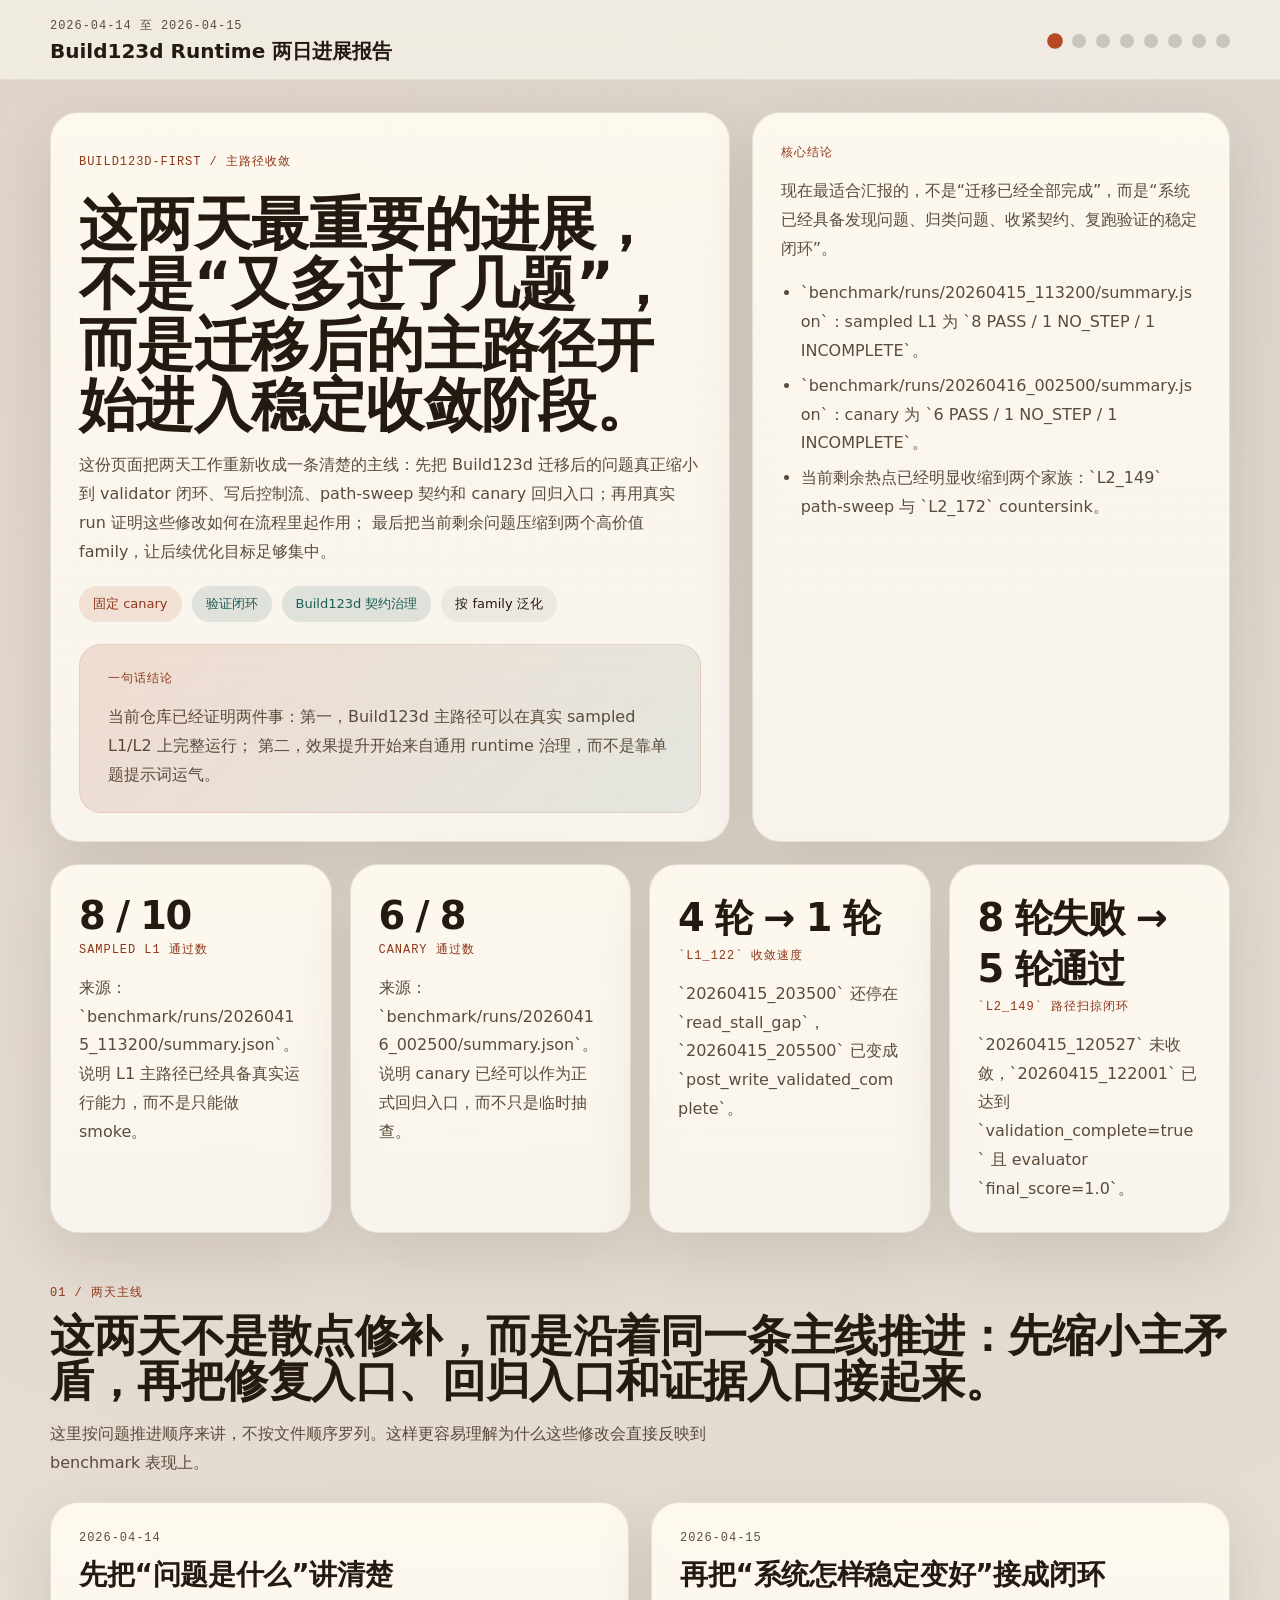
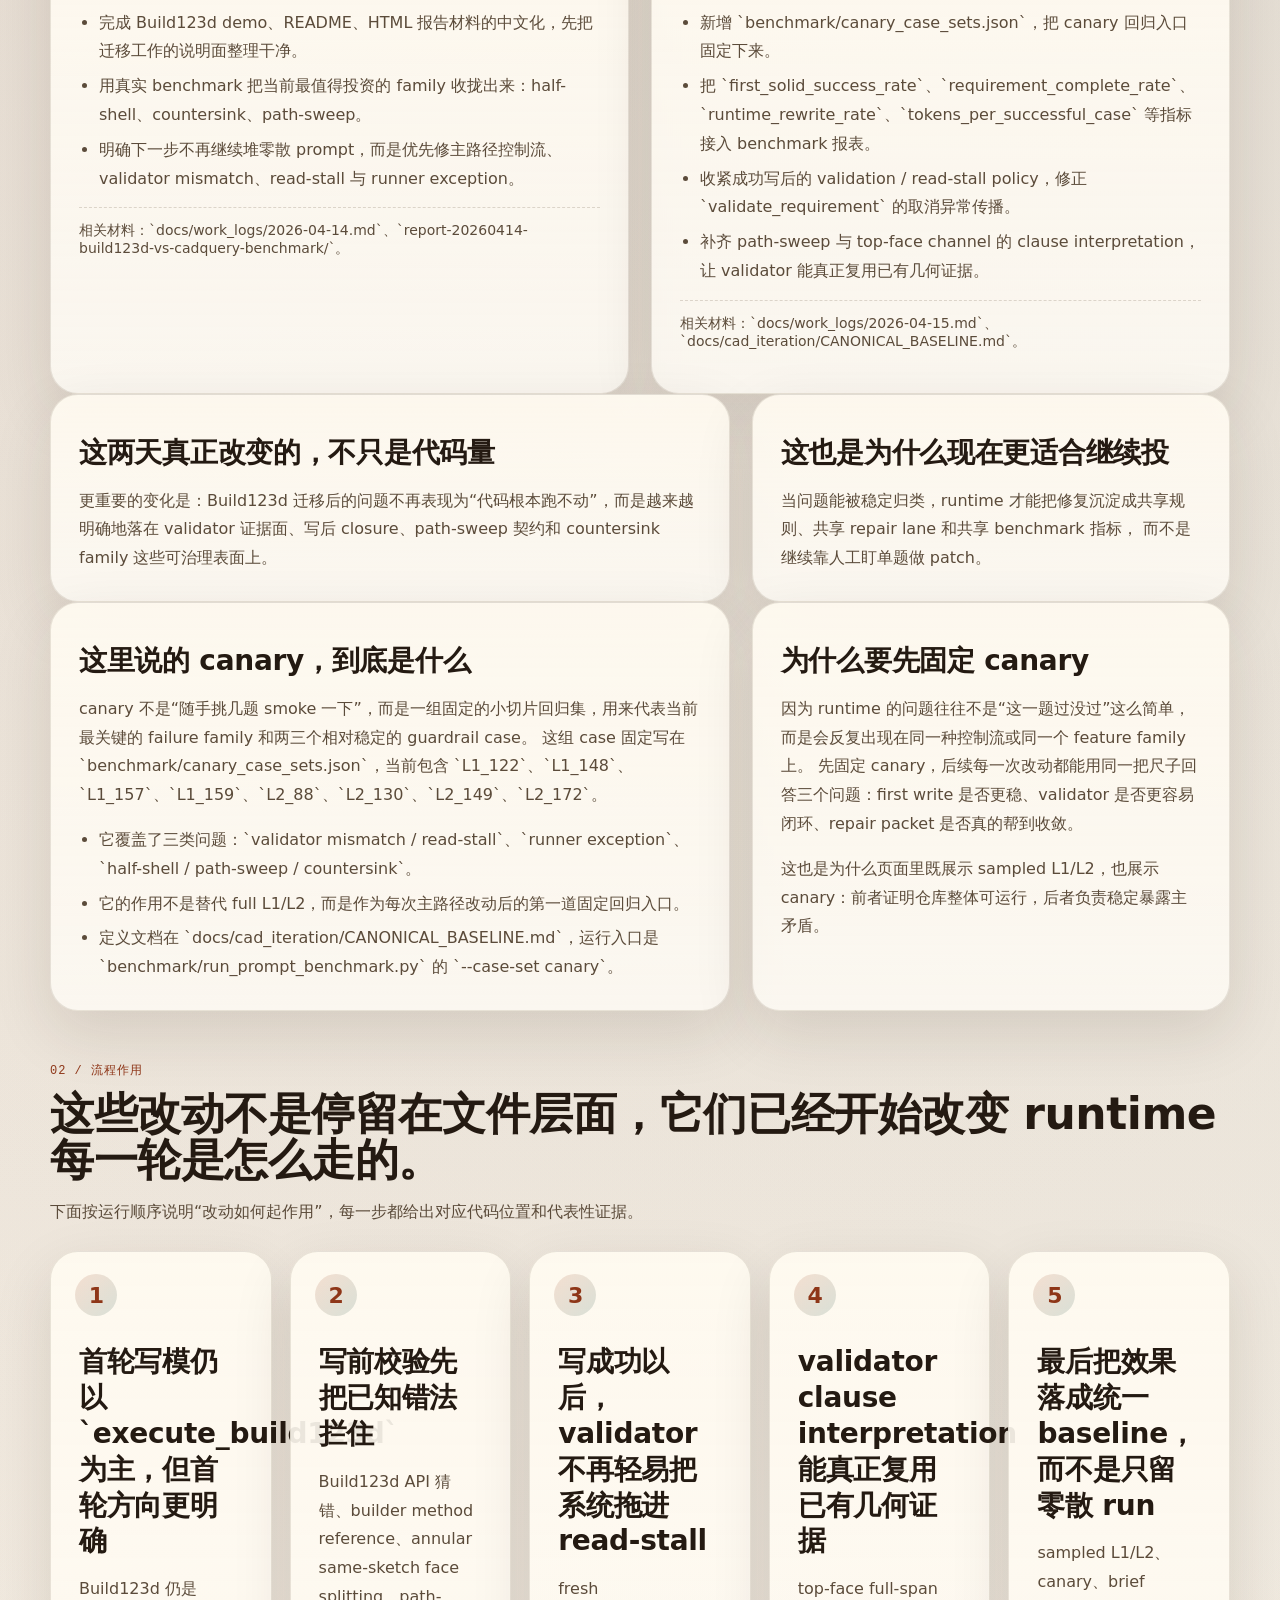
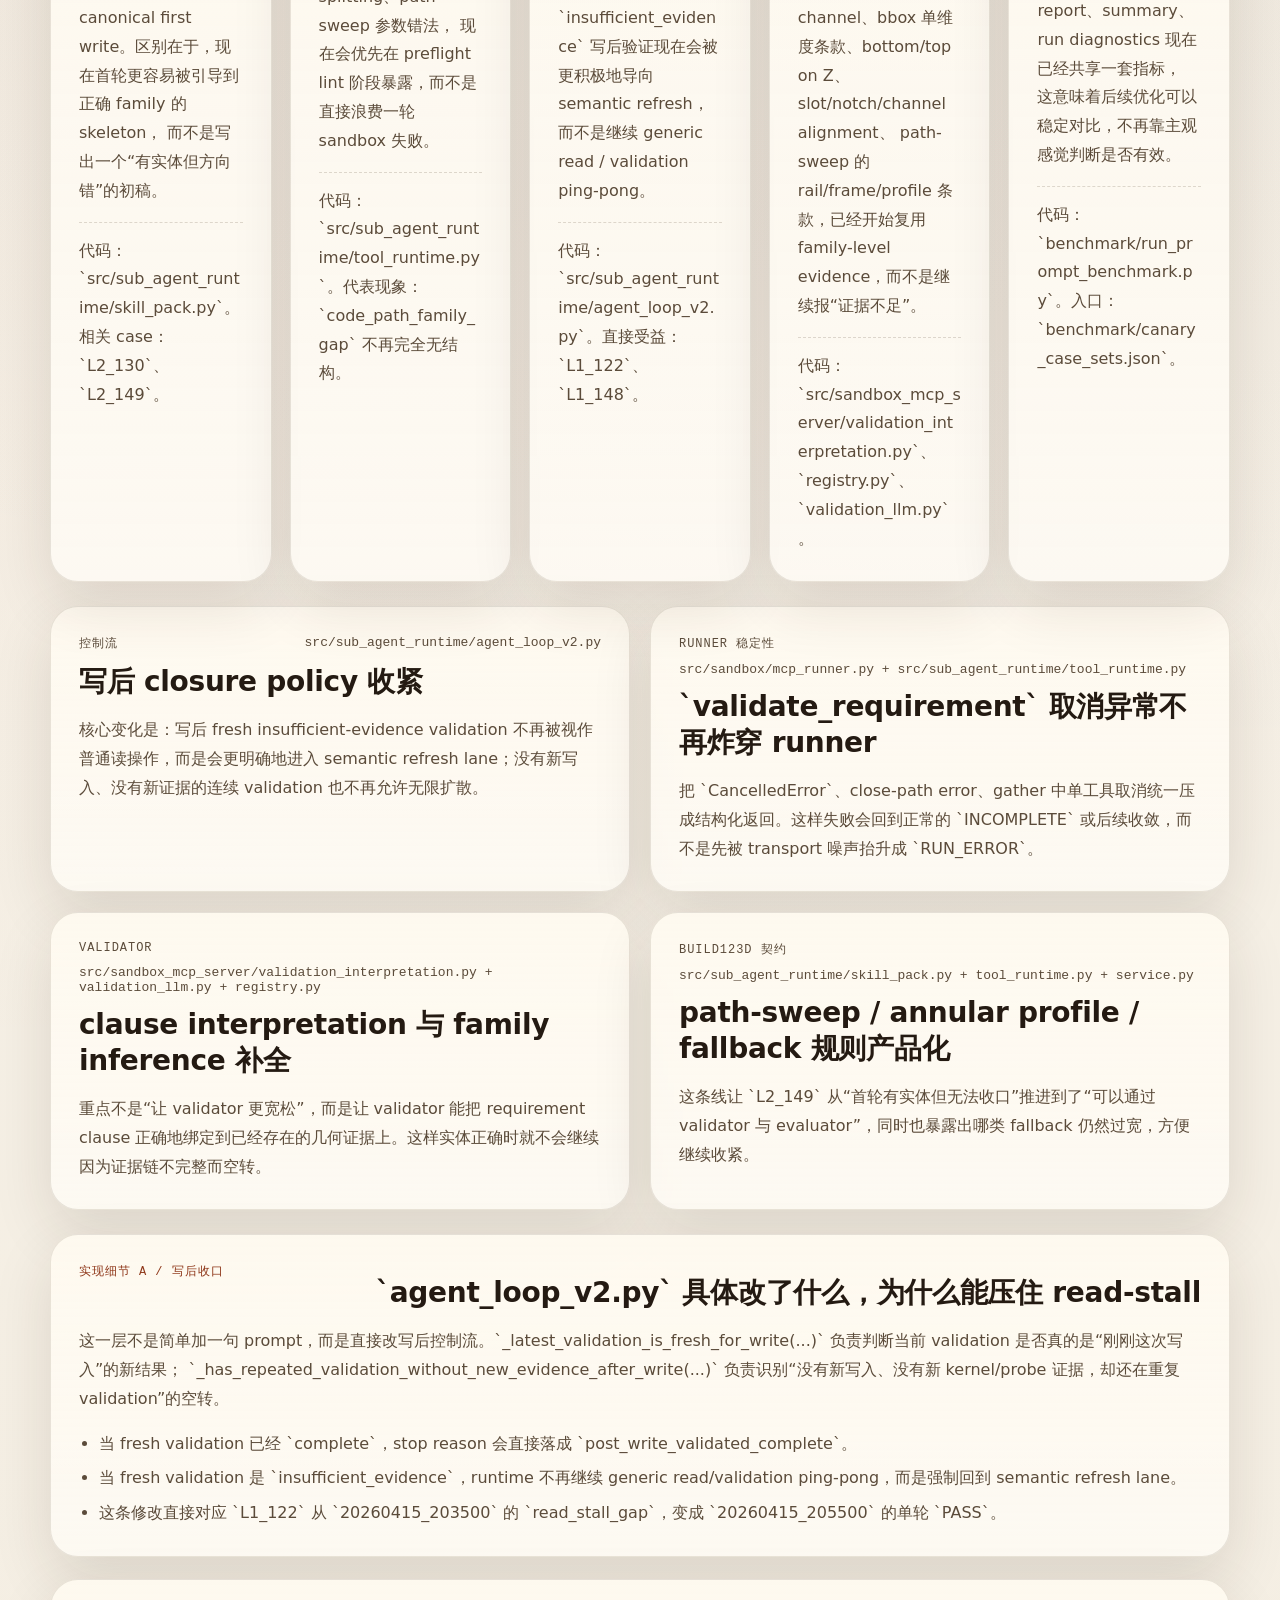
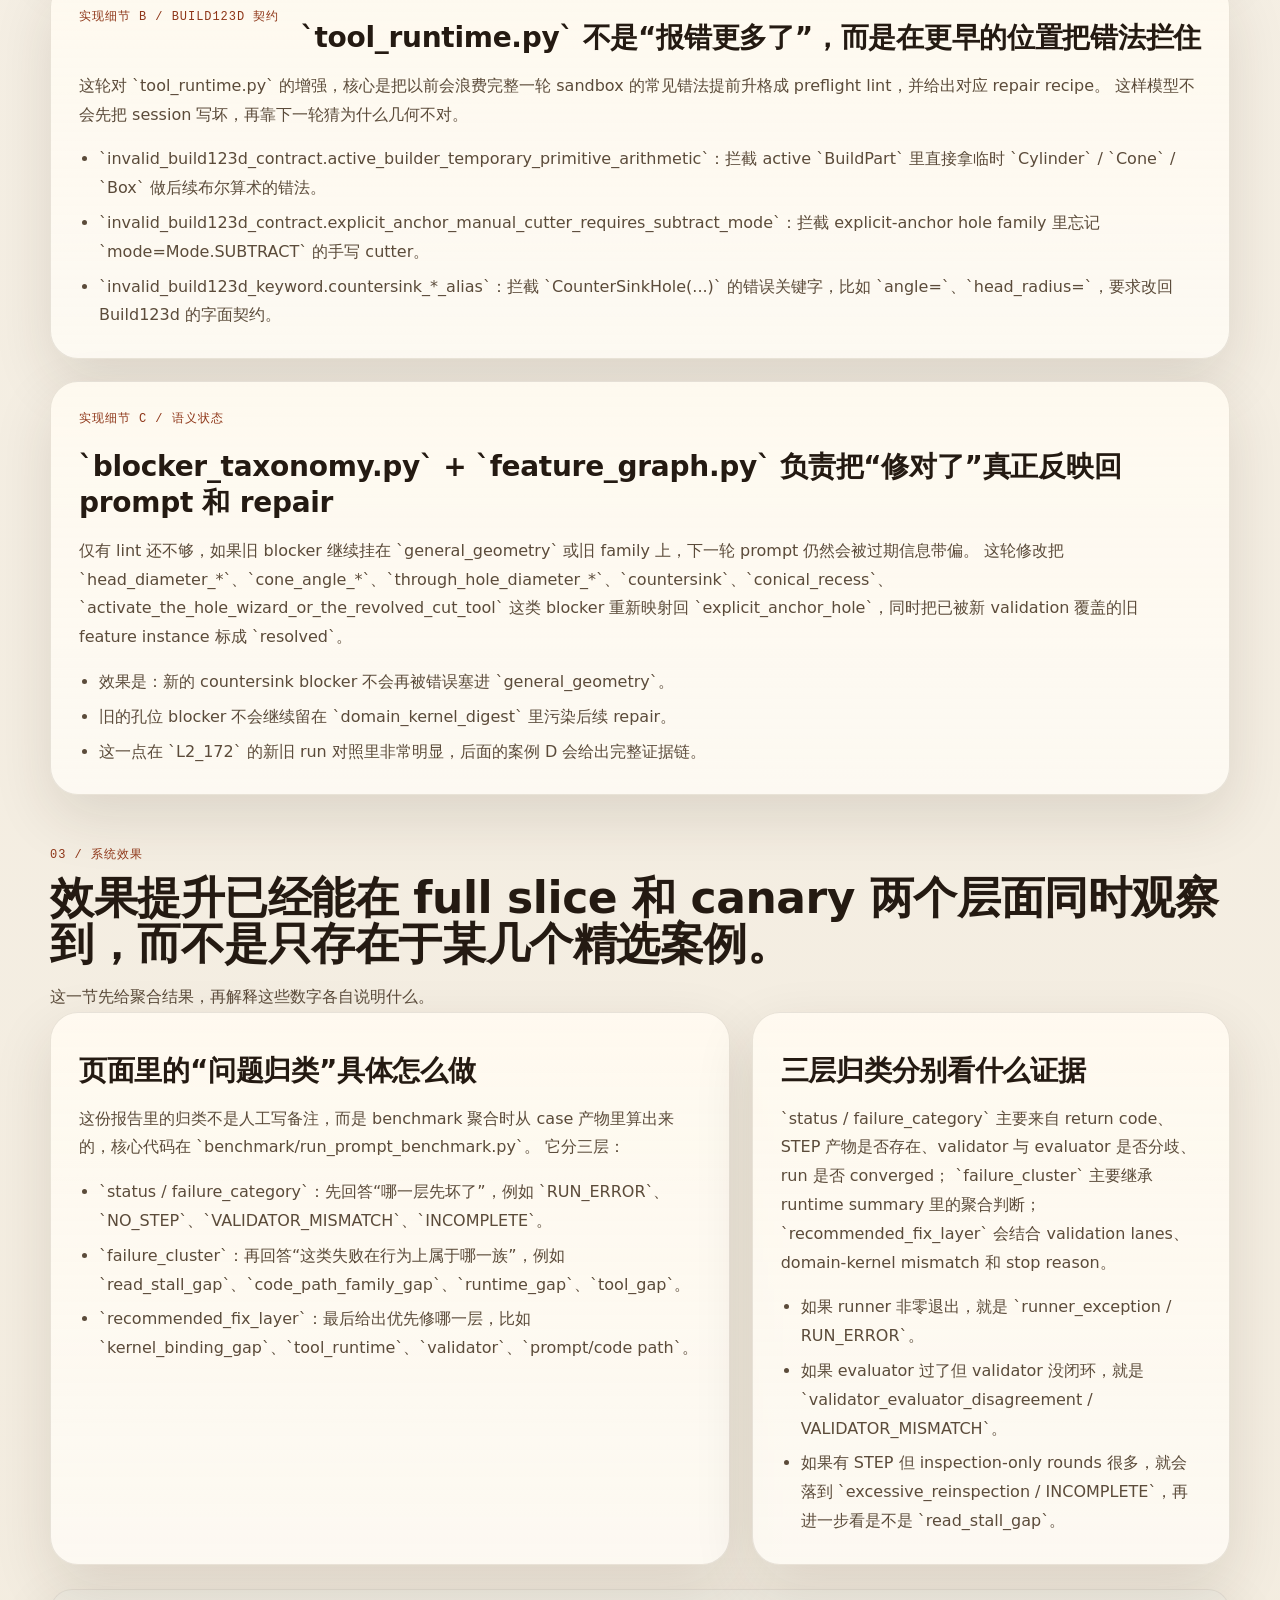
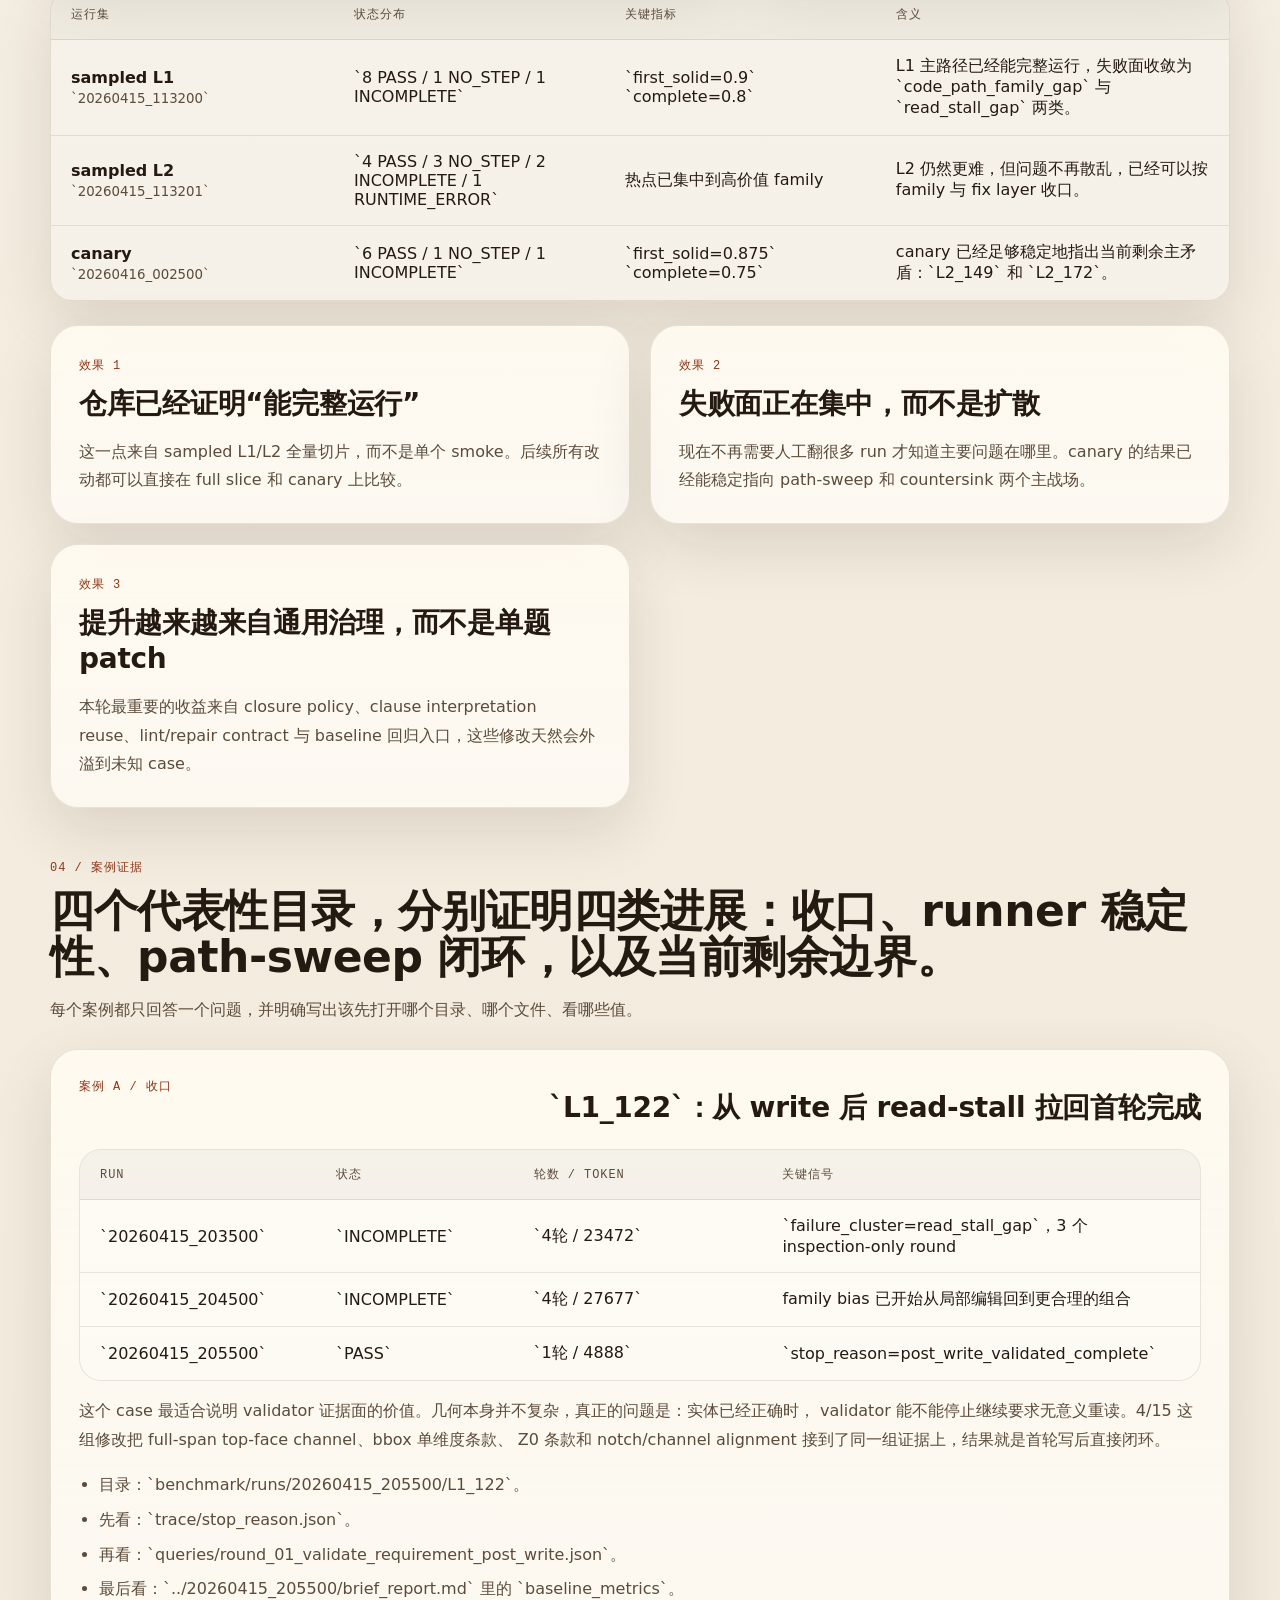
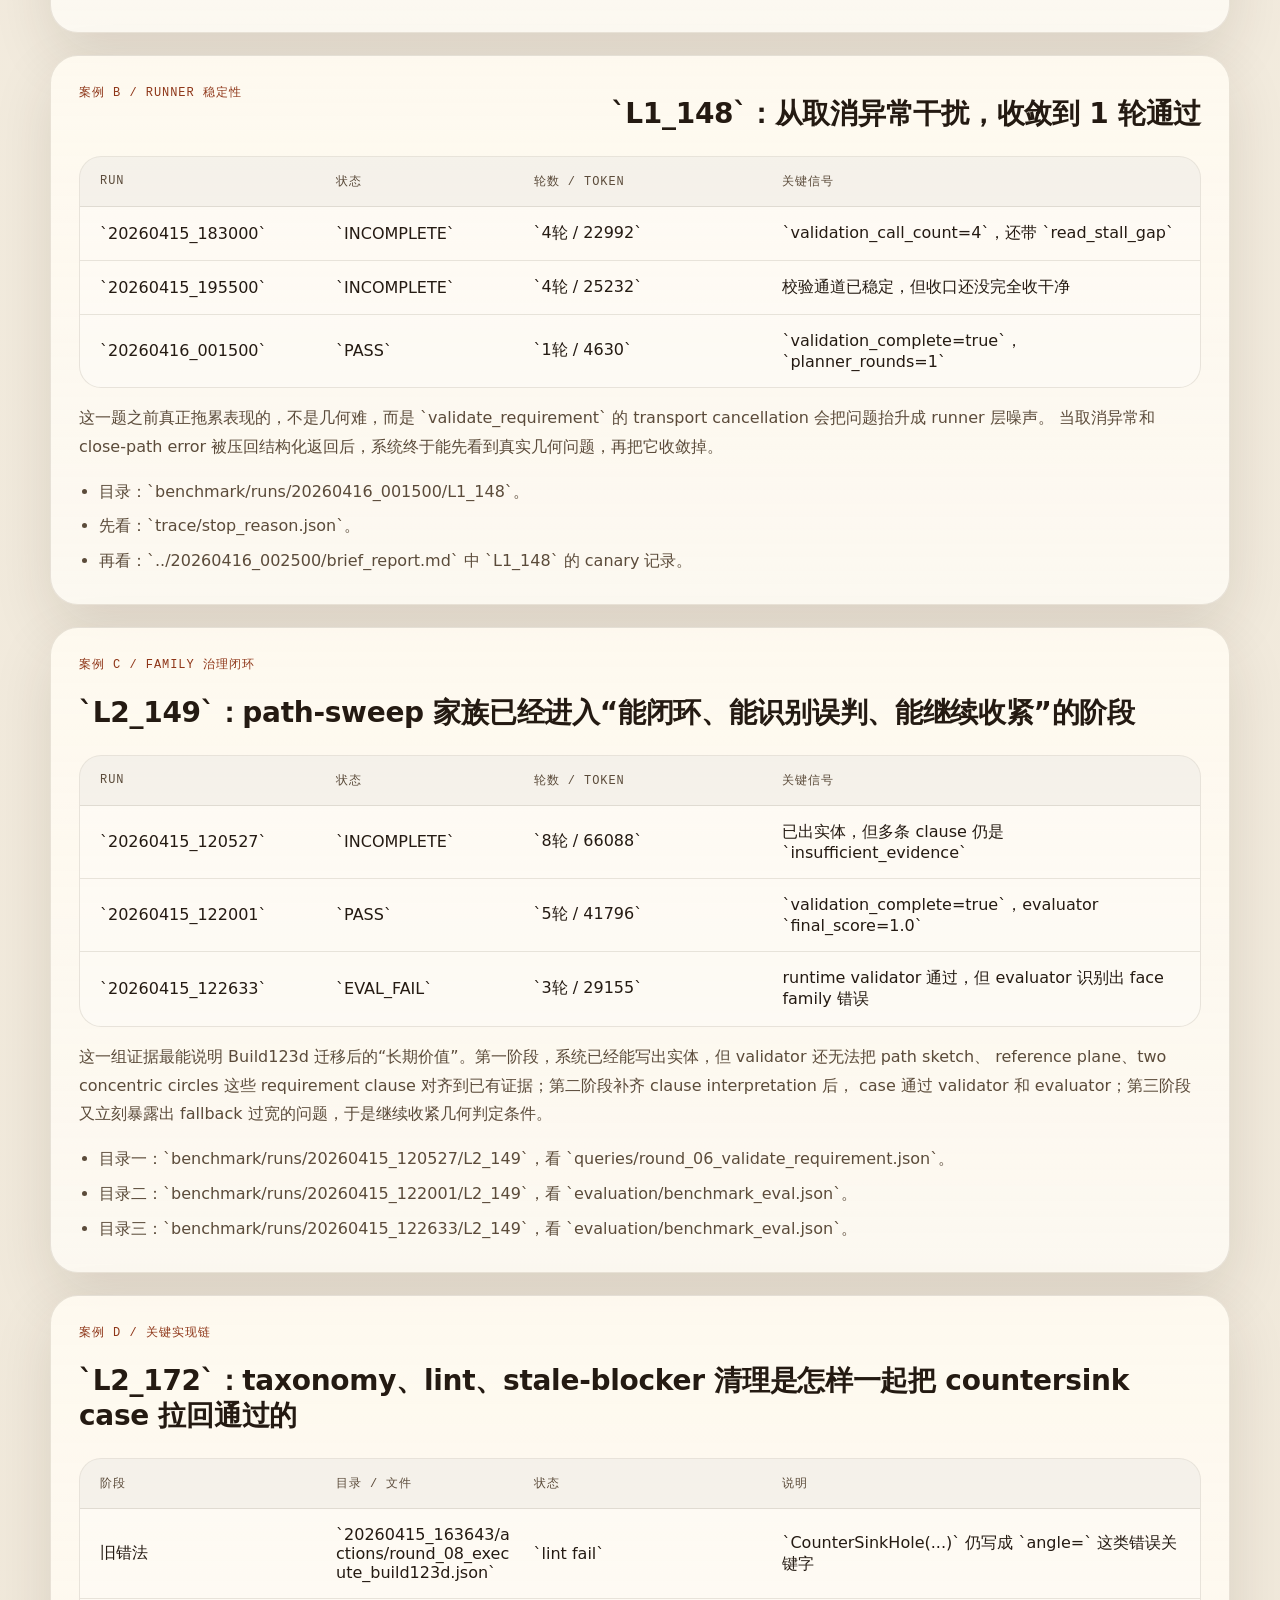
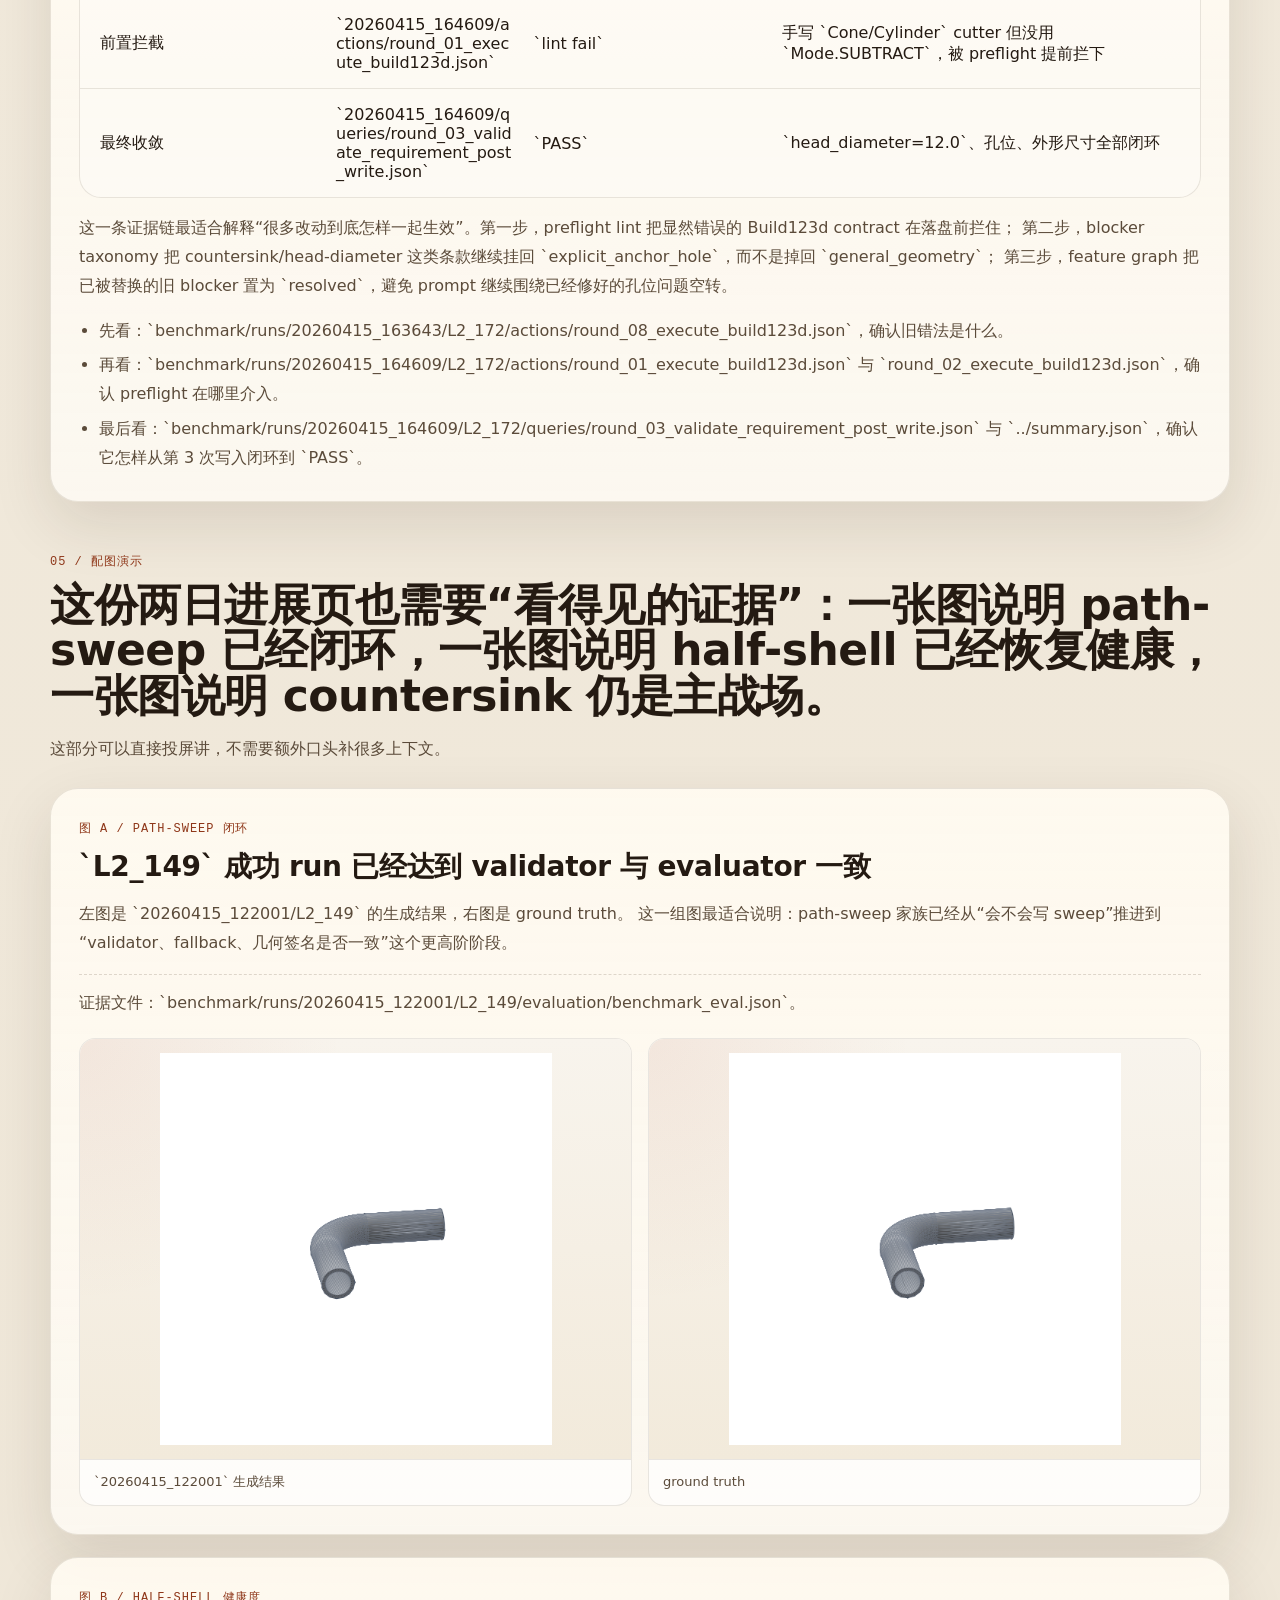
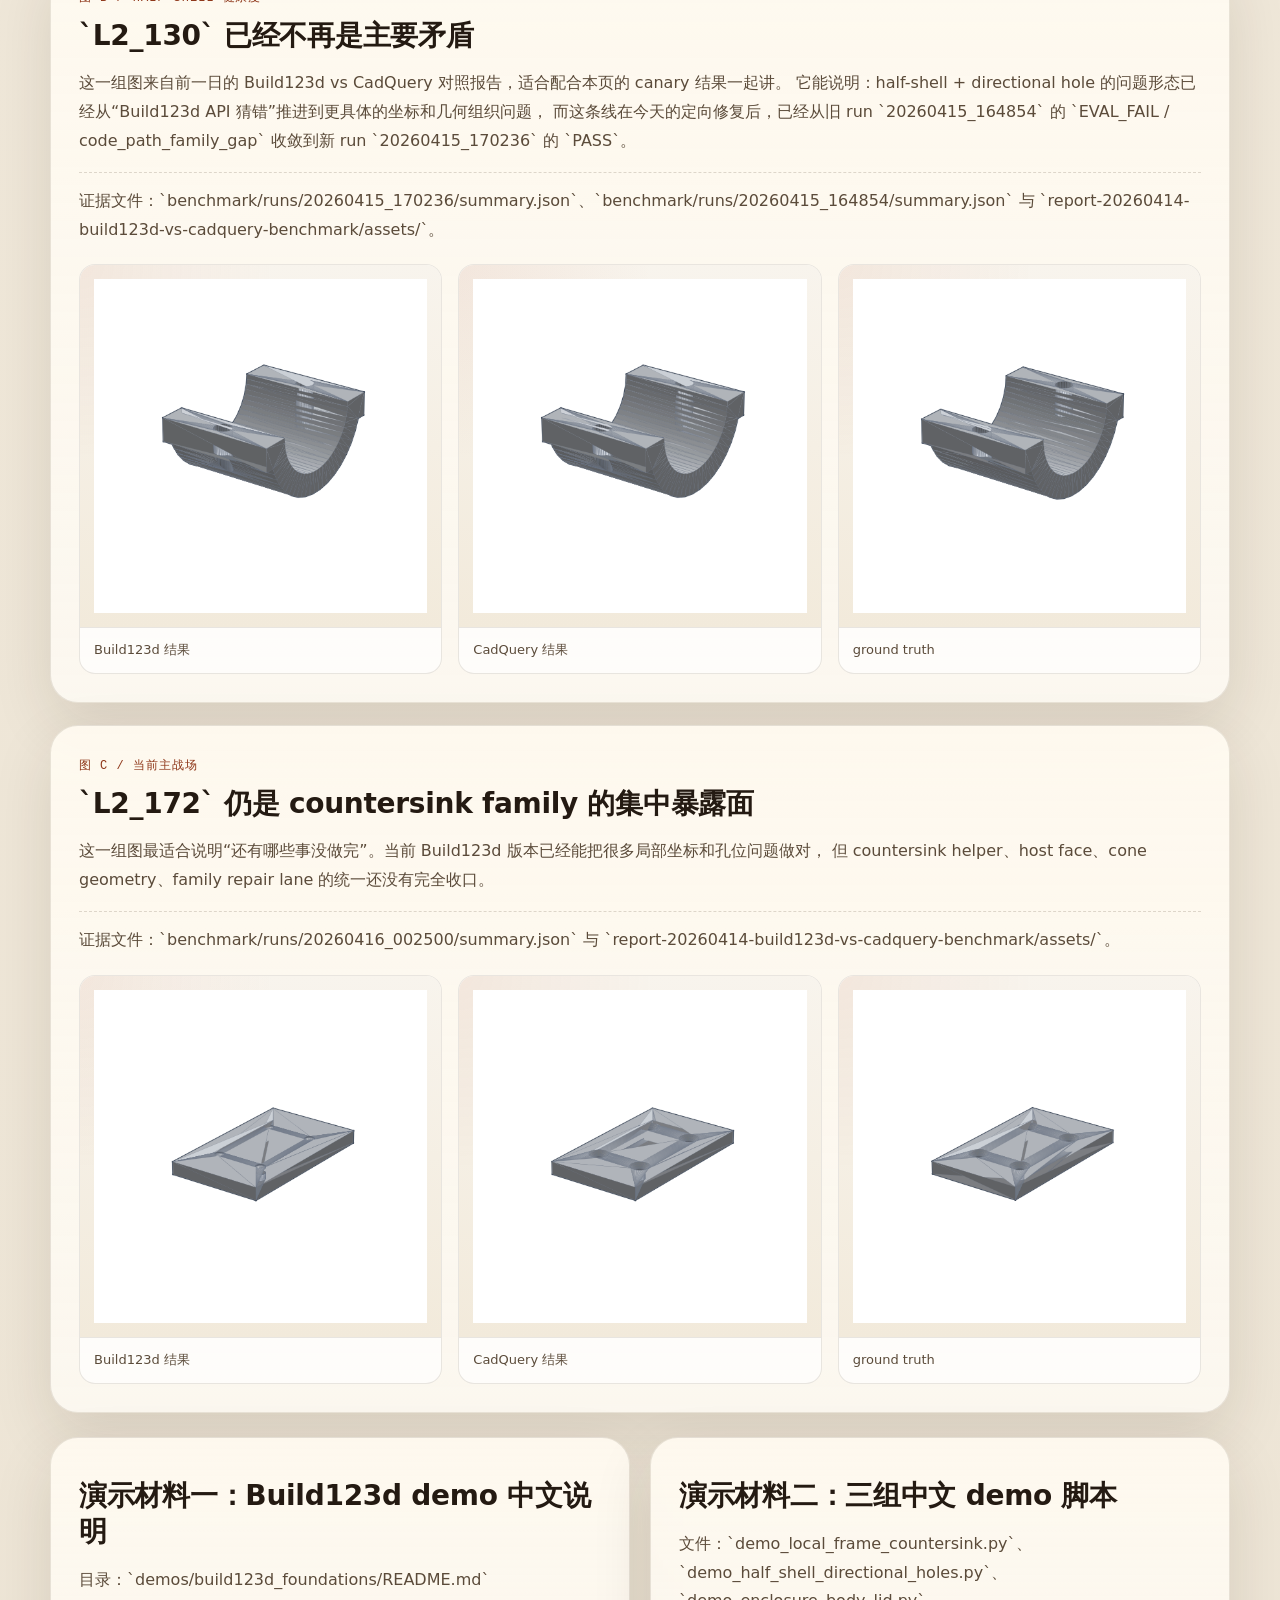
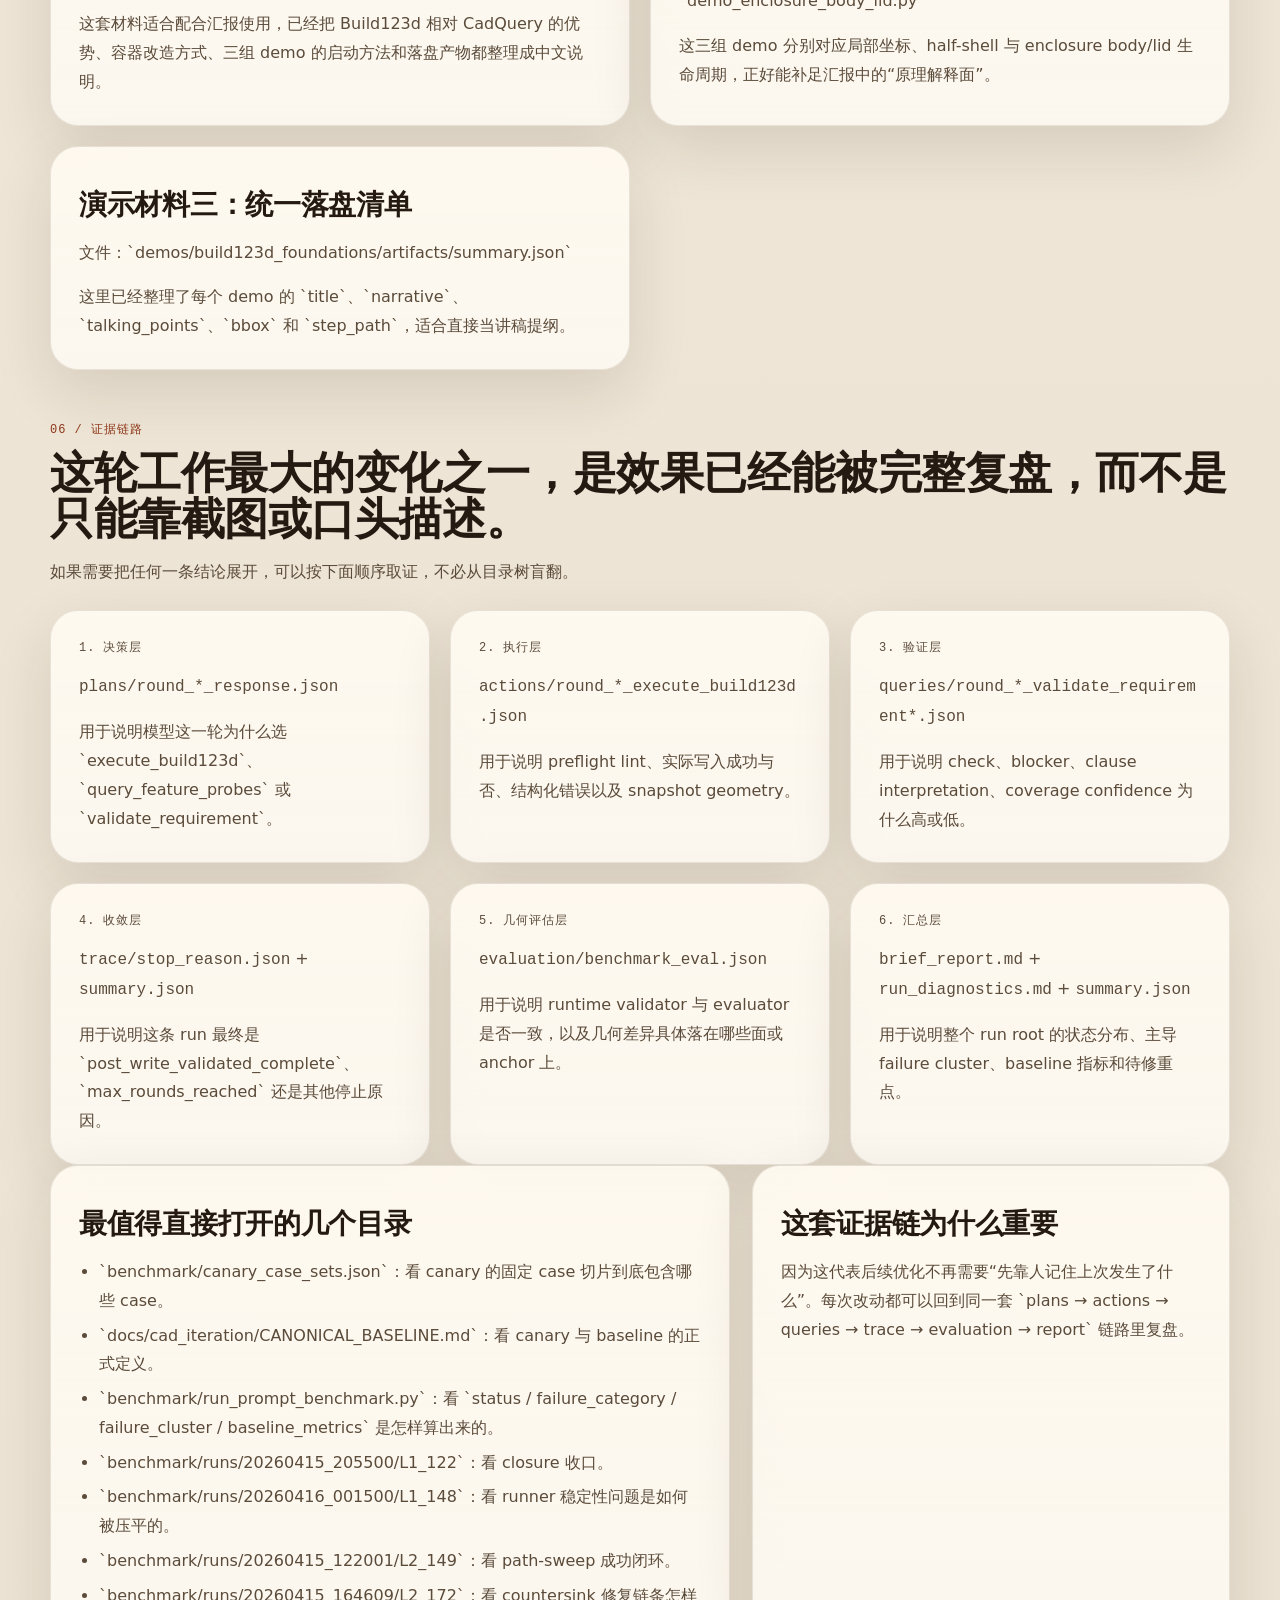
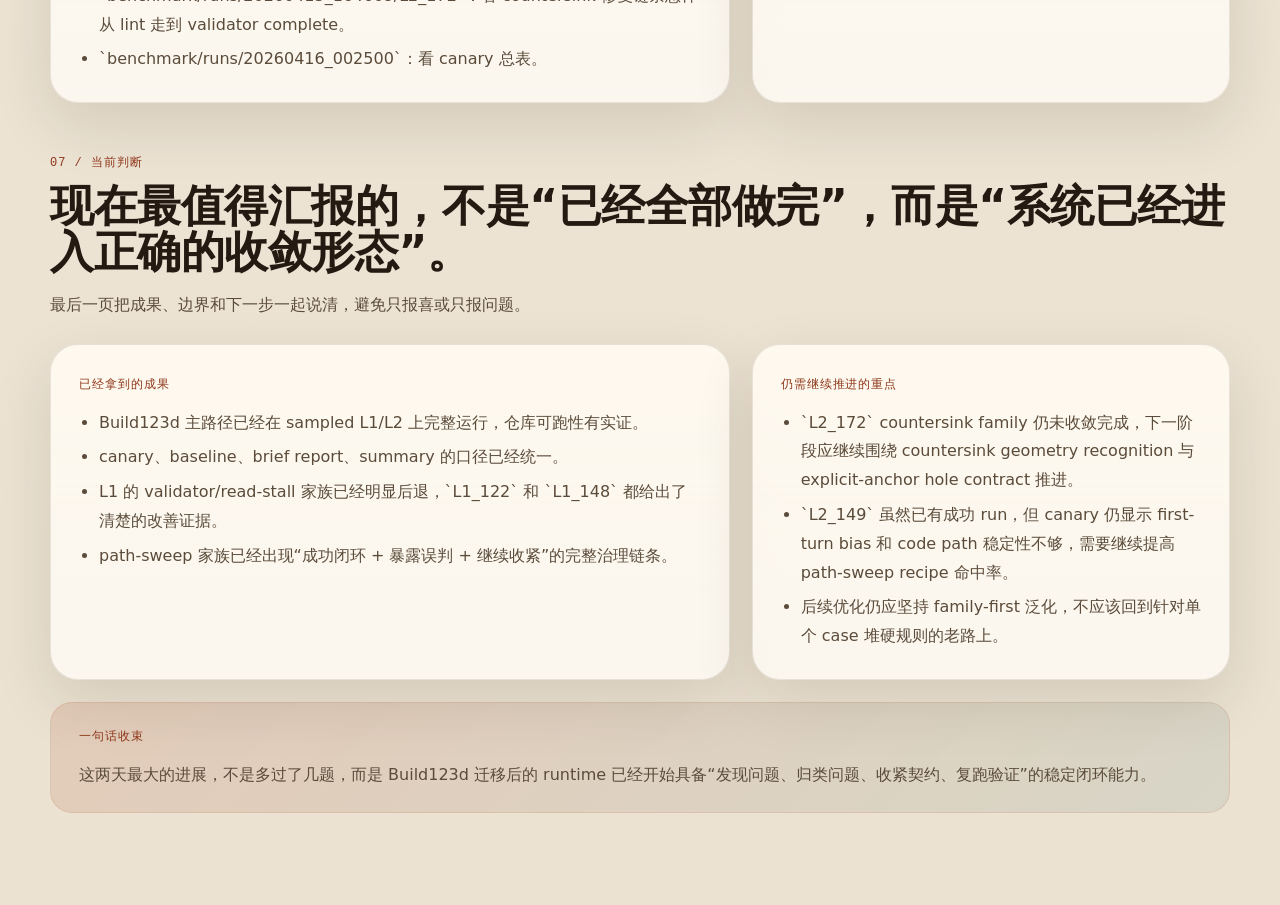
<file: report-20260415-build123d-two-day-progress/index.html>
<!DOCTYPE html>
<html lang="zh-CN">
<head>
  <meta charset="UTF-8">
  <meta name="viewport" content="width=device-width, initial-scale=1.0">
  <title>Build123d Runtime 两日进展报告</title>
  <link rel="stylesheet" href="styles.css">
  <script src="main.js" defer></script>
</head>
<body>
  <nav class="nav" aria-label="章节导航">
    <div class="progress-bar" id="progress-bar" aria-hidden="true"></div>
    <div class="nav-inner">
      <div class="nav-brand">
        <span class="brand-kicker">2026-04-14 至 2026-04-15</span>
        <span class="nav-title">Build123d Runtime 两日进展报告</span>
      </div>
      <div class="nav-dots" role="tablist" aria-label="章节">
        <button class="nav-dot active" data-target="module-0" data-tooltip="结论总览" aria-label="结论总览"></button>
        <button class="nav-dot" data-target="module-1" data-tooltip="两天主线" aria-label="两天主线"></button>
        <button class="nav-dot" data-target="module-2" data-tooltip="流程作用" aria-label="流程作用"></button>
        <button class="nav-dot" data-target="module-3" data-tooltip="系统效果" aria-label="系统效果"></button>
        <button class="nav-dot" data-target="module-4" data-tooltip="案例证据" aria-label="案例证据"></button>
        <button class="nav-dot" data-target="module-5" data-tooltip="配图演示" aria-label="配图演示"></button>
        <button class="nav-dot" data-target="module-6" data-tooltip="证据链路" aria-label="证据链路"></button>
        <button class="nav-dot" data-target="module-7" data-tooltip="当前判断" aria-label="当前判断"></button>
      </div>
    </div>
  </nav>

  <main class="main">
    <section class="module module-hero" id="module-0">
      <div class="module-shell">
        <div class="hero-grid">
          <article class="hero-panel glass reveal">
            <p class="eyebrow">Build123d-first / 主路径收敛</p>
            <h1 class="hero-title">这两天最重要的进展，不是“又多过了几题”，而是迁移后的主路径开始进入稳定收敛阶段。</h1>
            <p class="hero-summary">
              这份页面把两天工作重新收成一条清楚的主线：先把 Build123d 迁移后的问题真正缩小到
              validator 闭环、写后控制流、path-sweep 契约和 canary 回归入口；再用真实 run 证明这些修改如何在流程里起作用；
              最后把当前剩余问题压缩到两个高价值 family，让后续优化目标足够集中。
            </p>
            <div class="hero-ribbon">
              <span class="chip chip-accent">固定 canary</span>
              <span class="chip chip-secondary">验证闭环</span>
              <span class="chip chip-secondary">Build123d 契约治理</span>
              <span class="chip chip-muted">按 family 泛化</span>
            </div>
            <div class="summary-band">
              <span class="summary-kicker">一句话结论</span>
              <p>
                当前仓库已经证明两件事：第一，Build123d 主路径可以在真实 sampled L1/L2 上完整运行；
                第二，效果提升开始来自通用 runtime 治理，而不是靠单题提示词运气。
              </p>
            </div>
          </article>

          <aside class="hero-side glass reveal">
            <div class="side-label">核心结论</div>
            <p class="side-summary">
              现在最适合汇报的，不是“迁移已经全部完成”，而是“系统已经具备发现问题、归类问题、收紧契约、复跑验证的稳定闭环”。
            </p>
            <ul class="signal-list">
              <li>`benchmark/runs/20260415_113200/summary.json`：sampled L1 为 `8 PASS / 1 NO_STEP / 1 INCOMPLETE`。</li>
              <li>`benchmark/runs/20260416_002500/summary.json`：canary 为 `6 PASS / 1 NO_STEP / 1 INCOMPLETE`。</li>
              <li>当前剩余热点已经明显收缩到两个家族：`L2_149` path-sweep 与 `L2_172` countersink。</li>
            </ul>
          </aside>
        </div>

        <div class="stats-grid">
          <article class="stat-card glass reveal">
            <div class="stat-value">8 / 10</div>
            <div class="stat-label">sampled L1 通过数</div>
            <p>来源：`benchmark/runs/20260415_113200/summary.json`。说明 L1 主路径已经具备真实运行能力，而不是只能做 smoke。</p>
          </article>
          <article class="stat-card glass reveal">
            <div class="stat-value">6 / 8</div>
            <div class="stat-label">canary 通过数</div>
            <p>来源：`benchmark/runs/20260416_002500/summary.json`。说明 canary 已经可以作为正式回归入口，而不只是临时抽查。</p>
          </article>
          <article class="stat-card glass reveal">
            <div class="stat-value">4 轮 → 1 轮</div>
            <div class="stat-label">`L1_122` 收敛速度</div>
            <p>`20260415_203500` 还停在 `read_stall_gap`，`20260415_205500` 已变成 `post_write_validated_complete`。</p>
          </article>
          <article class="stat-card glass reveal">
            <div class="stat-value">8 轮失败 → 5 轮通过</div>
            <div class="stat-label">`L2_149` 路径扫掠闭环</div>
            <p>`20260415_120527` 未收敛，`20260415_122001` 已达到 `validation_complete=true` 且 evaluator `final_score=1.0`。</p>
          </article>
        </div>
      </div>
    </section>

    <section class="module" id="module-1">
      <div class="module-shell">
        <header class="module-header reveal">
          <span class="module-number">01 / 两天主线</span>
          <h2>这两天不是散点修补，而是沿着同一条主线推进：先缩小主矛盾，再把修复入口、回归入口和证据入口接起来。</h2>
          <p class="module-desc">这里按问题推进顺序来讲，不按文件顺序罗列。这样更容易理解为什么这些修改会直接反映到 benchmark 表现上。</p>
        </header>

        <div class="timeline">
          <article class="timeline-card glass reveal">
            <div class="timeline-date">2026-04-14</div>
            <h3>先把“问题是什么”讲清楚</h3>
            <ul class="flat-list">
              <li>完成 Build123d demo、README、HTML 报告材料的中文化，先把迁移工作的说明面整理干净。</li>
              <li>用真实 benchmark 把当前最值得投资的 family 收拢出来：half-shell、countersink、path-sweep。</li>
              <li>明确下一步不再继续堆零散 prompt，而是优先修主路径控制流、validator mismatch、read-stall 与 runner exception。</li>
            </ul>
            <p class="card-note">相关材料：`docs/work_logs/2026-04-14.md`、`report-20260414-build123d-vs-cadquery-benchmark/`。</p>
          </article>

          <article class="timeline-card glass reveal">
            <div class="timeline-date">2026-04-15</div>
            <h3>再把“系统怎样稳定变好”接成闭环</h3>
            <ul class="flat-list">
              <li>新增 `benchmark/canary_case_sets.json`，把 canary 回归入口固定下来。</li>
              <li>把 `first_solid_success_rate`、`requirement_complete_rate`、`runtime_rewrite_rate`、`tokens_per_successful_case` 等指标接入 benchmark 报表。</li>
              <li>收紧成功写后的 validation / read-stall policy，修正 `validate_requirement` 的取消异常传播。</li>
              <li>补齐 path-sweep 与 top-face channel 的 clause interpretation，让 validator 能真正复用已有几何证据。</li>
            </ul>
            <p class="card-note">相关材料：`docs/work_logs/2026-04-15.md`、`docs/cad_iteration/CANONICAL_BASELINE.md`。</p>
          </article>
        </div>

        <div class="narrative-grid">
          <article class="narrative-card glass reveal">
            <h3>这两天真正改变的，不只是代码量</h3>
            <p>
              更重要的变化是：Build123d 迁移后的问题不再表现为“代码根本跑不动”，而是越来越明确地落在
              validator 证据面、写后 closure、path-sweep 契约和 countersink family 这些可治理表面上。
            </p>
          </article>
          <article class="narrative-card glass reveal">
            <h3>这也是为什么现在更适合继续投</h3>
            <p>
              当问题能被稳定归类，runtime 才能把修复沉淀成共享规则、共享 repair lane 和共享 benchmark 指标，
              而不是继续靠人工盯单题做 patch。
            </p>
          </article>
        </div>

        <div class="narrative-grid">
          <article class="narrative-card glass reveal">
            <h3>这里说的 canary，到底是什么</h3>
            <p>
              canary 不是“随手挑几题 smoke 一下”，而是一组固定的小切片回归集，用来代表当前最关键的 failure family 和两三个相对稳定的 guardrail case。
              这组 case 固定写在 `benchmark/canary_case_sets.json`，当前包含 `L1_122`、`L1_148`、`L1_157`、`L1_159`、`L2_88`、`L2_130`、`L2_149`、`L2_172`。
            </p>
            <ul class="flat-list">
              <li>它覆盖了三类问题：`validator mismatch / read-stall`、`runner exception`、`half-shell / path-sweep / countersink`。</li>
              <li>它的作用不是替代 full L1/L2，而是作为每次主路径改动后的第一道固定回归入口。</li>
              <li>定义文档在 `docs/cad_iteration/CANONICAL_BASELINE.md`，运行入口是 `benchmark/run_prompt_benchmark.py` 的 `--case-set canary`。</li>
            </ul>
          </article>
          <article class="narrative-card glass reveal">
            <h3>为什么要先固定 canary</h3>
            <p>
              因为 runtime 的问题往往不是“这一题过没过”这么简单，而是会反复出现在同一种控制流或同一个 feature family 上。
              先固定 canary，后续每一次改动都能用同一把尺子回答三个问题：first write 是否更稳、validator 是否更容易闭环、repair packet 是否真的帮到收敛。
            </p>
            <p>
              这也是为什么页面里既展示 sampled L1/L2，也展示 canary：前者证明仓库整体可运行，后者负责稳定暴露主矛盾。
            </p>
          </article>
        </div>
      </div>
    </section>

    <section class="module" id="module-2">
      <div class="module-shell">
        <header class="module-header reveal">
          <span class="module-number">02 / 流程作用</span>
          <h2>这些改动不是停留在文件层面，它们已经开始改变 runtime 每一轮是怎么走的。</h2>
          <p class="module-desc">下面按运行顺序说明“改动如何起作用”，每一步都给出对应代码位置和代表性证据。</p>
        </header>

        <div class="flow-grid">
          <article class="flow-card glass reveal">
            <span class="flow-index">1</span>
            <h3>首轮写模仍以 `execute_build123d` 为主，但首轮方向更明确</h3>
            <p>
              Build123d 仍是 canonical first write。区别在于，现在首轮更容易被引导到正确 family 的 skeleton，
              而不是写出一个“有实体但方向错”的初稿。
            </p>
            <p class="card-note">代码：`src/sub_agent_runtime/skill_pack.py`。相关 case：`L2_130`、`L2_149`。</p>
          </article>

          <article class="flow-card glass reveal">
            <span class="flow-index">2</span>
            <h3>写前校验先把已知错法拦住</h3>
            <p>
              Build123d API 猜错、builder method reference、annular same-sketch face splitting、path-sweep 参数错法，
              现在会优先在 preflight lint 阶段暴露，而不是直接浪费一轮 sandbox 失败。
            </p>
            <p class="card-note">代码：`src/sub_agent_runtime/tool_runtime.py`。代表现象：`code_path_family_gap` 不再完全无结构。</p>
          </article>

          <article class="flow-card glass reveal">
            <span class="flow-index">3</span>
            <h3>写成功以后，validator 不再轻易把系统拖进 read-stall</h3>
            <p>
              fresh `insufficient_evidence` 写后验证现在会被更积极地导向 semantic refresh，
              而不是继续 generic read / validation ping-pong。
            </p>
            <p class="card-note">代码：`src/sub_agent_runtime/agent_loop_v2.py`。直接受益：`L1_122`、`L1_148`。</p>
          </article>

          <article class="flow-card glass reveal">
            <span class="flow-index">4</span>
            <h3>validator clause interpretation 能真正复用已有几何证据</h3>
            <p>
              top-face full-span channel、bbox 单维度条款、bottom/top on Z、slot/notch/channel alignment、
              path-sweep 的 rail/frame/profile 条款，已经开始复用 family-level evidence，而不是继续报“证据不足”。
            </p>
            <p class="card-note">代码：`src/sandbox_mcp_server/validation_interpretation.py`、`registry.py`、`validation_llm.py`。</p>
          </article>

          <article class="flow-card glass reveal">
            <span class="flow-index">5</span>
            <h3>最后把效果落成统一 baseline，而不是只留零散 run</h3>
            <p>
              sampled L1/L2、canary、brief report、summary、run diagnostics 现在已经共享一套指标，
              这意味着后续优化可以稳定对比，不再靠主观感觉判断是否有效。
            </p>
            <p class="card-note">代码：`benchmark/run_prompt_benchmark.py`。入口：`benchmark/canary_case_sets.json`。</p>
          </article>
        </div>

        <div class="code-grid">
          <article class="code-card glass reveal">
            <div class="code-head">
              <span class="code-tag">控制流</span>
              <span class="code-path">src/sub_agent_runtime/agent_loop_v2.py</span>
            </div>
            <h3>写后 closure policy 收紧</h3>
            <p>核心变化是：写后 fresh insufficient-evidence validation 不再被视作普通读操作，而是会更明确地进入 semantic refresh lane；没有新写入、没有新证据的连续 validation 也不再允许无限扩散。</p>
          </article>

          <article class="code-card glass reveal">
            <div class="code-head">
              <span class="code-tag">Runner 稳定性</span>
              <span class="code-path">src/sandbox/mcp_runner.py + src/sub_agent_runtime/tool_runtime.py</span>
            </div>
            <h3>`validate_requirement` 取消异常不再炸穿 runner</h3>
            <p>把 `CancelledError`、close-path error、gather 中单工具取消统一压成结构化返回。这样失败会回到正常的 `INCOMPLETE` 或后续收敛，而不是先被 transport 噪声抬升成 `RUN_ERROR`。</p>
          </article>

          <article class="code-card glass reveal">
            <div class="code-head">
              <span class="code-tag">Validator</span>
              <span class="code-path">src/sandbox_mcp_server/validation_interpretation.py + validation_llm.py + registry.py</span>
            </div>
            <h3>clause interpretation 与 family inference 补全</h3>
            <p>重点不是“让 validator 更宽松”，而是让 validator 能把 requirement clause 正确地绑定到已经存在的几何证据上。这样实体正确时就不会继续因为证据链不完整而空转。</p>
          </article>

          <article class="code-card glass reveal">
            <div class="code-head">
              <span class="code-tag">Build123d 契约</span>
              <span class="code-path">src/sub_agent_runtime/skill_pack.py + tool_runtime.py + service.py</span>
            </div>
            <h3>path-sweep / annular profile / fallback 规则产品化</h3>
            <p>这条线让 `L2_149` 从“首轮有实体但无法收口”推进到了“可以通过 validator 与 evaluator”，同时也暴露出哪类 fallback 仍然过宽，方便继续收紧。</p>
          </article>
        </div>

        <div class="case-stack">
          <article class="case-card glass reveal">
            <div class="case-head">
              <span class="case-kicker">实现细节 A / 写后收口</span>
              <h3>`agent_loop_v2.py` 具体改了什么，为什么能压住 read-stall</h3>
            </div>
            <p>
              这一层不是简单加一句 prompt，而是直接改写后控制流。`_latest_validation_is_fresh_for_write(...)` 负责判断当前 validation 是否真的是“刚刚这次写入”的新结果；
              `_has_repeated_validation_without_new_evidence_after_write(...)` 负责识别“没有新写入、没有新 kernel/probe 证据，却还在重复 validation”的空转。
            </p>
            <ul class="flat-list">
              <li>当 fresh validation 已经 `complete`，stop reason 会直接落成 `post_write_validated_complete`。</li>
              <li>当 fresh validation 是 `insufficient_evidence`，runtime 不再继续 generic read/validation ping-pong，而是强制回到 semantic refresh lane。</li>
              <li>这条修改直接对应 `L1_122` 从 `20260415_203500` 的 `read_stall_gap`，变成 `20260415_205500` 的单轮 `PASS`。</li>
            </ul>
          </article>

          <article class="case-card glass reveal">
            <div class="case-head">
              <span class="case-kicker">实现细节 B / Build123d 契约</span>
              <h3>`tool_runtime.py` 不是“报错更多了”，而是在更早的位置把错法拦住</h3>
            </div>
            <p>
              这轮对 `tool_runtime.py` 的增强，核心是把以前会浪费完整一轮 sandbox 的常见错法提前升格成 preflight lint，并给出对应 repair recipe。
              这样模型不会先把 session 写坏，再靠下一轮猜为什么几何不对。
            </p>
            <ul class="flat-list">
              <li>`invalid_build123d_contract.active_builder_temporary_primitive_arithmetic`：拦截 active `BuildPart` 里直接拿临时 `Cylinder` / `Cone` / `Box` 做后续布尔算术的错法。</li>
              <li>`invalid_build123d_contract.explicit_anchor_manual_cutter_requires_subtract_mode`：拦截 explicit-anchor hole family 里忘记 `mode=Mode.SUBTRACT` 的手写 cutter。</li>
              <li>`invalid_build123d_keyword.countersink_*_alias`：拦截 `CounterSinkHole(...)` 的错误关键字，比如 `angle=`、`head_radius=`，要求改回 Build123d 的字面契约。</li>
            </ul>
          </article>

          <article class="case-card glass reveal">
            <div class="case-head">
              <span class="case-kicker">实现细节 C / 语义状态</span>
              <h3>`blocker_taxonomy.py` + `feature_graph.py` 负责把“修对了”真正反映回 prompt 和 repair</h3>
            </div>
            <p>
              仅有 lint 还不够，如果旧 blocker 继续挂在 `general_geometry` 或旧 family 上，下一轮 prompt 仍然会被过期信息带偏。
              这轮修改把 `head_diameter_*`、`cone_angle_*`、`through_hole_diameter_*`、`countersink`、`conical_recess`、`activate_the_hole_wizard_or_the_revolved_cut_tool`
              这类 blocker 重新映射回 `explicit_anchor_hole`，同时把已被新 validation 覆盖的旧 feature instance 标成 `resolved`。
            </p>
            <ul class="flat-list">
              <li>效果是：新的 countersink blocker 不会再被错误塞进 `general_geometry`。</li>
              <li>旧的孔位 blocker 不会继续留在 `domain_kernel_digest` 里污染后续 repair。</li>
              <li>这一点在 `L2_172` 的新旧 run 对照里非常明显，后面的案例 D 会给出完整证据链。</li>
            </ul>
          </article>
        </div>
      </div>
    </section>

    <section class="module" id="module-3">
      <div class="module-shell">
        <header class="module-header reveal">
          <span class="module-number">03 / 系统效果</span>
          <h2>效果提升已经能在 full slice 和 canary 两个层面同时观察到，而不是只存在于某几个精选案例。</h2>
          <p class="module-desc">这一节先给聚合结果，再解释这些数字各自说明什么。</p>
        </header>

        <div class="narrative-grid">
          <article class="narrative-card glass reveal">
            <h3>页面里的“问题归类”具体怎么做</h3>
            <p>
              这份报告里的归类不是人工写备注，而是 benchmark 聚合时从 case 产物里算出来的，核心代码在 `benchmark/run_prompt_benchmark.py`。
              它分三层：
            </p>
            <ul class="flat-list">
              <li>`status / failure_category`：先回答“哪一层先坏了”，例如 `RUN_ERROR`、`NO_STEP`、`VALIDATOR_MISMATCH`、`INCOMPLETE`。</li>
              <li>`failure_cluster`：再回答“这类失败在行为上属于哪一族”，例如 `read_stall_gap`、`code_path_family_gap`、`runtime_gap`、`tool_gap`。</li>
              <li>`recommended_fix_layer`：最后给出优先修哪一层，比如 `kernel_binding_gap`、`tool_runtime`、`validator`、`prompt/code path`。</li>
            </ul>
          </article>
          <article class="narrative-card glass reveal">
            <h3>三层归类分别看什么证据</h3>
            <p>
              `status / failure_category` 主要来自 return code、STEP 产物是否存在、validator 与 evaluator 是否分歧、run 是否 converged；
              `failure_cluster` 主要继承 runtime summary 里的聚合判断；`recommended_fix_layer` 会结合 validation lanes、domain-kernel mismatch 和 stop reason。
            </p>
            <ul class="flat-list">
              <li>如果 runner 非零退出，就是 `runner_exception / RUN_ERROR`。</li>
              <li>如果 evaluator 过了但 validator 没闭环，就是 `validator_evaluator_disagreement / VALIDATOR_MISMATCH`。</li>
              <li>如果有 STEP 但 inspection-only rounds 很多，就会落到 `excessive_reinspection / INCOMPLETE`，再进一步看是不是 `read_stall_gap`。</li>
            </ul>
          </article>
        </div>

        <div class="comparison-table glass reveal">
          <div class="comparison-row comparison-head">
            <span>运行集</span>
            <span>状态分布</span>
            <span>关键指标</span>
            <span>含义</span>
          </div>
          <div class="comparison-row">
            <span><strong>sampled L1</strong><small>`20260415_113200`</small></span>
            <span>`8 PASS / 1 NO_STEP / 1 INCOMPLETE`</span>
            <span>`first_solid=0.9` `complete=0.8`</span>
            <span>L1 主路径已经能完整运行，失败面收敛为 `code_path_family_gap` 与 `read_stall_gap` 两类。</span>
          </div>
          <div class="comparison-row">
            <span><strong>sampled L2</strong><small>`20260415_113201`</small></span>
            <span>`4 PASS / 3 NO_STEP / 2 INCOMPLETE / 1 RUNTIME_ERROR`</span>
            <span>热点已集中到高价值 family</span>
            <span>L2 仍然更难，但问题不再散乱，已经可以按 family 与 fix layer 收口。</span>
          </div>
          <div class="comparison-row">
            <span><strong>canary</strong><small>`20260416_002500`</small></span>
            <span>`6 PASS / 1 NO_STEP / 1 INCOMPLETE`</span>
            <span>`first_solid=0.875` `complete=0.75`</span>
            <span>canary 已经足够稳定地指出当前剩余主矛盾：`L2_149` 和 `L2_172`。</span>
          </div>
        </div>

        <div class="evidence-grid">
          <article class="insight-card glass reveal">
            <span class="insight-label">效果 1</span>
            <h3>仓库已经证明“能完整运行”</h3>
            <p>这一点来自 sampled L1/L2 全量切片，而不是单个 smoke。后续所有改动都可以直接在 full slice 和 canary 上比较。</p>
          </article>
          <article class="insight-card glass reveal">
            <span class="insight-label">效果 2</span>
            <h3>失败面正在集中，而不是扩散</h3>
            <p>现在不再需要人工翻很多 run 才知道主要问题在哪里。canary 的结果已经能稳定指向 path-sweep 和 countersink 两个主战场。</p>
          </article>
          <article class="insight-card glass reveal">
            <span class="insight-label">效果 3</span>
            <h3>提升越来越来自通用治理，而不是单题 patch</h3>
            <p>本轮最重要的收益来自 closure policy、clause interpretation reuse、lint/repair contract 与 baseline 回归入口，这些修改天然会外溢到未知 case。</p>
          </article>
        </div>
      </div>
    </section>

    <section class="module" id="module-4">
      <div class="module-shell">
        <header class="module-header reveal">
          <span class="module-number">04 / 案例证据</span>
          <h2>四个代表性目录，分别证明四类进展：收口、runner 稳定性、path-sweep 闭环，以及当前剩余边界。</h2>
          <p class="module-desc">每个案例都只回答一个问题，并明确写出该先打开哪个目录、哪个文件、看哪些值。</p>
        </header>

        <div class="case-stack">
          <article class="case-card glass reveal">
            <div class="case-head">
              <span class="case-kicker">案例 A / 收口</span>
              <h3>`L1_122`：从 write 后 read-stall 拉回首轮完成</h3>
            </div>
            <div class="mini-table">
              <div class="mini-row mini-head"><span>run</span><span>状态</span><span>轮数 / token</span><span>关键信号</span></div>
              <div class="mini-row"><span>`20260415_203500`</span><span>`INCOMPLETE`</span><span>`4轮 / 23472`</span><span>`failure_cluster=read_stall_gap`，3 个 inspection-only round</span></div>
              <div class="mini-row"><span>`20260415_204500`</span><span>`INCOMPLETE`</span><span>`4轮 / 27677`</span><span>family bias 已开始从局部编辑回到更合理的组合</span></div>
              <div class="mini-row"><span>`20260415_205500`</span><span>`PASS`</span><span>`1轮 / 4888`</span><span>`stop_reason=post_write_validated_complete`</span></div>
            </div>
            <p>
              这个 case 最适合说明 validator 证据面的价值。几何本身并不复杂，真正的问题是：实体已经正确时，
              validator 能不能停止继续要求无意义重读。4/15 这组修改把 full-span top-face channel、bbox 单维度条款、
              Z0 条款和 notch/channel alignment 接到了同一组证据上，结果就是首轮写后直接闭环。
            </p>
            <ul class="flat-list">
              <li>目录：`benchmark/runs/20260415_205500/L1_122`。</li>
              <li>先看：`trace/stop_reason.json`。</li>
              <li>再看：`queries/round_01_validate_requirement_post_write.json`。</li>
              <li>最后看：`../20260415_205500/brief_report.md` 里的 `baseline_metrics`。</li>
            </ul>
          </article>

          <article class="case-card glass reveal">
            <div class="case-head">
              <span class="case-kicker">案例 B / runner 稳定性</span>
              <h3>`L1_148`：从取消异常干扰，收敛到 1 轮通过</h3>
            </div>
            <div class="mini-table">
              <div class="mini-row mini-head"><span>run</span><span>状态</span><span>轮数 / token</span><span>关键信号</span></div>
              <div class="mini-row"><span>`20260415_183000`</span><span>`INCOMPLETE`</span><span>`4轮 / 22992`</span><span>`validation_call_count=4`，还带 `read_stall_gap`</span></div>
              <div class="mini-row"><span>`20260415_195500`</span><span>`INCOMPLETE`</span><span>`4轮 / 25232`</span><span>校验通道已稳定，但收口还没完全收干净</span></div>
              <div class="mini-row"><span>`20260416_001500`</span><span>`PASS`</span><span>`1轮 / 4630`</span><span>`validation_complete=true`，`planner_rounds=1`</span></div>
            </div>
            <p>
              这一题之前真正拖累表现的，不是几何难，而是 `validate_requirement` 的 transport cancellation 会把问题抬升成 runner 层噪声。
              当取消异常和 close-path error 被压回结构化返回后，系统终于能先看到真实几何问题，再把它收敛掉。
            </p>
            <ul class="flat-list">
              <li>目录：`benchmark/runs/20260416_001500/L1_148`。</li>
              <li>先看：`trace/stop_reason.json`。</li>
              <li>再看：`../20260416_002500/brief_report.md` 中 `L1_148` 的 canary 记录。</li>
            </ul>
          </article>

          <article class="case-card glass reveal">
            <div class="case-head">
              <span class="case-kicker">案例 C / family 治理闭环</span>
              <h3>`L2_149`：path-sweep 家族已经进入“能闭环、能识别误判、能继续收紧”的阶段</h3>
            </div>
            <div class="mini-table">
              <div class="mini-row mini-head"><span>run</span><span>状态</span><span>轮数 / token</span><span>关键信号</span></div>
              <div class="mini-row"><span>`20260415_120527`</span><span>`INCOMPLETE`</span><span>`8轮 / 66088`</span><span>已出实体，但多条 clause 仍是 `insufficient_evidence`</span></div>
              <div class="mini-row"><span>`20260415_122001`</span><span>`PASS`</span><span>`5轮 / 41796`</span><span>`validation_complete=true`，evaluator `final_score=1.0`</span></div>
              <div class="mini-row"><span>`20260415_122633`</span><span>`EVAL_FAIL`</span><span>`3轮 / 29155`</span><span>runtime validator 通过，但 evaluator 识别出 face family 错误</span></div>
            </div>
            <p>
              这一组证据最能说明 Build123d 迁移后的“长期价值”。第一阶段，系统已经能写出实体，但 validator 还无法把 path sketch、
              reference plane、two concentric circles 这些 requirement clause 对齐到已有证据；第二阶段补齐 clause interpretation 后，
              case 通过 validator 和 evaluator；第三阶段又立刻暴露出 fallback 过宽的问题，于是继续收紧几何判定条件。
            </p>
            <ul class="flat-list">
              <li>目录一：`benchmark/runs/20260415_120527/L2_149`，看 `queries/round_06_validate_requirement.json`。</li>
              <li>目录二：`benchmark/runs/20260415_122001/L2_149`，看 `evaluation/benchmark_eval.json`。</li>
              <li>目录三：`benchmark/runs/20260415_122633/L2_149`，看 `evaluation/benchmark_eval.json`。</li>
            </ul>
          </article>

          <article class="case-card glass reveal">
            <div class="case-head">
              <span class="case-kicker">案例 D / 关键实现链</span>
              <h3>`L2_172`：taxonomy、lint、stale-blocker 清理是怎样一起把 countersink case 拉回通过的</h3>
            </div>
            <div class="mini-table">
              <div class="mini-row mini-head"><span>阶段</span><span>目录 / 文件</span><span>状态</span><span>说明</span></div>
              <div class="mini-row"><span>旧错法</span><span>`20260415_163643/actions/round_08_execute_build123d.json`</span><span>`lint fail`</span><span>`CounterSinkHole(...)` 仍写成 `angle=` 这类错误关键字</span></div>
              <div class="mini-row"><span>前置拦截</span><span>`20260415_164609/actions/round_01_execute_build123d.json`</span><span>`lint fail`</span><span>手写 `Cone/Cylinder` cutter 但没用 `Mode.SUBTRACT`，被 preflight 提前拦下</span></div>
              <div class="mini-row"><span>最终收敛</span><span>`20260415_164609/queries/round_03_validate_requirement_post_write.json`</span><span>`PASS`</span><span>`head_diameter=12.0`、孔位、外形尺寸全部闭环</span></div>
            </div>
            <p>
              这一条证据链最适合解释“很多改动到底怎样一起生效”。第一步，preflight lint 把显然错误的 Build123d contract 在落盘前拦住；
              第二步，blocker taxonomy 把 countersink/head-diameter 这类条款继续挂回 `explicit_anchor_hole`，而不是掉回 `general_geometry`；
              第三步，feature graph 把已被替换的旧 blocker 置为 `resolved`，避免 prompt 继续围绕已经修好的孔位问题空转。
            </p>
            <ul class="flat-list">
              <li>先看：`benchmark/runs/20260415_163643/L2_172/actions/round_08_execute_build123d.json`，确认旧错法是什么。</li>
              <li>再看：`benchmark/runs/20260415_164609/L2_172/actions/round_01_execute_build123d.json` 与 `round_02_execute_build123d.json`，确认 preflight 在哪里介入。</li>
              <li>最后看：`benchmark/runs/20260415_164609/L2_172/queries/round_03_validate_requirement_post_write.json` 与 `../summary.json`，确认它怎样从第 3 次写入闭环到 `PASS`。</li>
            </ul>
          </article>
        </div>
      </div>
    </section>

    <section class="module" id="module-5">
      <div class="module-shell">
        <header class="module-header reveal">
          <span class="module-number">05 / 配图演示</span>
          <h2>这份两日进展页也需要“看得见的证据”：一张图说明 path-sweep 已经闭环，一张图说明 half-shell 已经恢复健康，一张图说明 countersink 仍是主战场。</h2>
          <p class="module-desc">这部分可以直接投屏讲，不需要额外口头补很多上下文。</p>
        </header>

        <div class="figure-grid">
          <article class="figure-card glass reveal">
            <div class="figure-copy">
              <span class="figure-kicker">图 A / path-sweep 闭环</span>
              <h3>`L2_149` 成功 run 已经达到 validator 与 evaluator 一致</h3>
              <p>
                左图是 `20260415_122001/L2_149` 的生成结果，右图是 ground truth。
                这一组图最适合说明：path-sweep 家族已经从“会不会写 sweep”推进到“validator、fallback、几何签名是否一致”这个更高阶阶段。
              </p>
              <p class="card-note">
                证据文件：`benchmark/runs/20260415_122001/L2_149/evaluation/benchmark_eval.json`。
              </p>
            </div>
            <div class="media-pair">
              <figure>
                <img src="assets/l2_149_generated_iso.png" alt="L2_149 当前生成结果">
                <figcaption>`20260415_122001` 生成结果</figcaption>
              </figure>
              <figure>
                <img src="assets/l2_149_ground_truth_iso.png" alt="L2_149 ground truth">
                <figcaption>ground truth</figcaption>
              </figure>
            </div>
          </article>

          <article class="figure-card glass reveal">
            <div class="figure-copy">
              <span class="figure-kicker">图 B / half-shell 健康度</span>
              <h3>`L2_130` 已经不再是主要矛盾</h3>
              <p>
                这一组图来自前一日的 Build123d vs CadQuery 对照报告，适合配合本页的 canary 结果一起讲。
                它能说明：half-shell + directional hole 的问题形态已经从“Build123d API 猜错”推进到更具体的坐标和几何组织问题，
                而这条线在今天的定向修复后，已经从旧 run `20260415_164854` 的 `EVAL_FAIL / code_path_family_gap`
                收敛到新 run `20260415_170236` 的 `PASS`。
              </p>
              <p class="card-note">
                证据文件：`benchmark/runs/20260415_170236/summary.json`、`benchmark/runs/20260415_164854/summary.json` 与 `report-20260414-build123d-vs-cadquery-benchmark/assets/`。
              </p>
            </div>
            <div class="media-triptych">
              <figure>
                <img src="assets/l2_130_build123d_iso.png" alt="L2_130 Build123d 结果">
                <figcaption>Build123d 结果</figcaption>
              </figure>
              <figure>
                <img src="assets/l2_130_cadquery_iso.png" alt="L2_130 CadQuery 结果">
                <figcaption>CadQuery 结果</figcaption>
              </figure>
              <figure>
                <img src="assets/l2_130_ground_truth_iso.png" alt="L2_130 ground truth">
                <figcaption>ground truth</figcaption>
              </figure>
            </div>
          </article>

          <article class="figure-card glass reveal">
            <div class="figure-copy">
              <span class="figure-kicker">图 C / 当前主战场</span>
              <h3>`L2_172` 仍是 countersink family 的集中暴露面</h3>
              <p>
                这一组图最适合说明“还有哪些事没做完”。当前 Build123d 版本已经能把很多局部坐标和孔位问题做对，
                但 countersink helper、host face、cone geometry、family repair lane 的统一还没有完全收口。
              </p>
              <p class="card-note">
                证据文件：`benchmark/runs/20260416_002500/summary.json` 与 `report-20260414-build123d-vs-cadquery-benchmark/assets/`。
              </p>
            </div>
            <div class="media-triptych">
              <figure>
                <img src="assets/l2_172_build123d_iso.png" alt="L2_172 Build123d 结果">
                <figcaption>Build123d 结果</figcaption>
              </figure>
              <figure>
                <img src="assets/l2_172_cadquery_iso.png" alt="L2_172 CadQuery 结果">
                <figcaption>CadQuery 结果</figcaption>
              </figure>
              <figure>
                <img src="assets/l2_172_ground_truth_iso.png" alt="L2_172 ground truth">
                <figcaption>ground truth</figcaption>
              </figure>
            </div>
          </article>
        </div>

        <div class="demo-grid">
          <article class="demo-card glass reveal">
            <h3>演示材料一：Build123d demo 中文说明</h3>
            <p>目录：`demos/build123d_foundations/README.md`</p>
            <p>这套材料适合配合汇报使用，已经把 Build123d 相对 CadQuery 的优势、容器改造方式、三组 demo 的启动方法和落盘产物都整理成中文说明。</p>
          </article>

          <article class="demo-card glass reveal">
            <h3>演示材料二：三组中文 demo 脚本</h3>
            <p>文件：`demo_local_frame_countersink.py`、`demo_half_shell_directional_holes.py`、`demo_enclosure_body_lid.py`</p>
            <p>这三组 demo 分别对应局部坐标、half-shell 与 enclosure body/lid 生命周期，正好能补足汇报中的“原理解释面”。</p>
          </article>

          <article class="demo-card glass reveal">
            <h3>演示材料三：统一落盘清单</h3>
            <p>文件：`demos/build123d_foundations/artifacts/summary.json`</p>
            <p>这里已经整理了每个 demo 的 `title`、`narrative`、`talking_points`、`bbox` 和 `step_path`，适合直接当讲稿提纲。</p>
          </article>
        </div>
      </div>
    </section>

    <section class="module" id="module-6">
      <div class="module-shell">
        <header class="module-header reveal">
          <span class="module-number">06 / 证据链路</span>
          <h2>这轮工作最大的变化之一，是效果已经能被完整复盘，而不是只能靠截图或口头描述。</h2>
          <p class="module-desc">如果需要把任何一条结论展开，可以按下面顺序取证，不必从目录树盲翻。</p>
        </header>

        <div class="artifact-grid">
          <article class="path-card glass reveal">
            <div class="path-title">1. 决策层</div>
            <p><code>plans/round_*_response.json</code></p>
            <p>用于说明模型这一轮为什么选 `execute_build123d`、`query_feature_probes` 或 `validate_requirement`。</p>
          </article>
          <article class="path-card glass reveal">
            <div class="path-title">2. 执行层</div>
            <p><code>actions/round_*_execute_build123d.json</code></p>
            <p>用于说明 preflight lint、实际写入成功与否、结构化错误以及 snapshot geometry。</p>
          </article>
          <article class="path-card glass reveal">
            <div class="path-title">3. 验证层</div>
            <p><code>queries/round_*_validate_requirement*.json</code></p>
            <p>用于说明 check、blocker、clause interpretation、coverage confidence 为什么高或低。</p>
          </article>
          <article class="path-card glass reveal">
            <div class="path-title">4. 收敛层</div>
            <p><code>trace/stop_reason.json</code> + <code>summary.json</code></p>
            <p>用于说明这条 run 最终是 `post_write_validated_complete`、`max_rounds_reached` 还是其他停止原因。</p>
          </article>
          <article class="path-card glass reveal">
            <div class="path-title">5. 几何评估层</div>
            <p><code>evaluation/benchmark_eval.json</code></p>
            <p>用于说明 runtime validator 与 evaluator 是否一致，以及几何差异具体落在哪些面或 anchor 上。</p>
          </article>
          <article class="path-card glass reveal">
            <div class="path-title">6. 汇总层</div>
            <p><code>brief_report.md</code> + <code>run_diagnostics.md</code> + <code>summary.json</code></p>
            <p>用于说明整个 run root 的状态分布、主导 failure cluster、baseline 指标和待修重点。</p>
          </article>
        </div>

        <div class="narrative-grid">
          <article class="narrative-card glass reveal">
            <h3>最值得直接打开的几个目录</h3>
            <ul class="flat-list">
              <li>`benchmark/canary_case_sets.json`：看 canary 的固定 case 切片到底包含哪些 case。</li>
              <li>`docs/cad_iteration/CANONICAL_BASELINE.md`：看 canary 与 baseline 的正式定义。</li>
              <li>`benchmark/run_prompt_benchmark.py`：看 `status / failure_category / failure_cluster / baseline_metrics` 是怎样算出来的。</li>
              <li>`benchmark/runs/20260415_205500/L1_122`：看 closure 收口。</li>
              <li>`benchmark/runs/20260416_001500/L1_148`：看 runner 稳定性问题是如何被压平的。</li>
              <li>`benchmark/runs/20260415_122001/L2_149`：看 path-sweep 成功闭环。</li>
              <li>`benchmark/runs/20260415_164609/L2_172`：看 countersink 修复链条怎样从 lint 走到 validator complete。</li>
              <li>`benchmark/runs/20260416_002500`：看 canary 总表。</li>
            </ul>
          </article>
          <article class="narrative-card glass reveal">
            <h3>这套证据链为什么重要</h3>
            <p>
              因为这代表后续优化不再需要“先靠人记住上次发生了什么”。每次改动都可以回到同一套
              `plans → actions → queries → trace → evaluation → report` 链路里复盘。
            </p>
          </article>
        </div>
      </div>
    </section>

    <section class="module" id="module-7">
      <div class="module-shell">
        <header class="module-header reveal">
          <span class="module-number">07 / 当前判断</span>
          <h2>现在最值得汇报的，不是“已经全部做完”，而是“系统已经进入正确的收敛形态”。</h2>
          <p class="module-desc">最后一页把成果、边界和下一步一起说清，避免只报喜或只报问题。</p>
        </header>

        <div class="closing-grid">
          <article class="closing-card glass reveal">
            <span class="closing-label">已经拿到的成果</span>
            <ul class="flat-list">
              <li>Build123d 主路径已经在 sampled L1/L2 上完整运行，仓库可跑性有实证。</li>
              <li>canary、baseline、brief report、summary 的口径已经统一。</li>
              <li>L1 的 validator/read-stall 家族已经明显后退，`L1_122` 和 `L1_148` 都给出了清楚的改善证据。</li>
              <li>path-sweep 家族已经出现“成功闭环 + 暴露误判 + 继续收紧”的完整治理链条。</li>
            </ul>
          </article>

          <article class="closing-card glass reveal">
            <span class="closing-label">仍需继续推进的重点</span>
            <ul class="flat-list">
              <li>`L2_172` countersink family 仍未收敛完成，下一阶段应继续围绕 countersink geometry recognition 与 explicit-anchor hole contract 推进。</li>
              <li>`L2_149` 虽然已有成功 run，但 canary 仍显示 first-turn bias 和 code path 稳定性不够，需要继续提高 path-sweep recipe 命中率。</li>
              <li>后续优化仍应坚持 family-first 泛化，不应该回到针对单个 case 堆硬规则的老路上。</li>
            </ul>
          </article>
        </div>

        <div class="summary-band reveal">
          <span class="summary-kicker">一句话收束</span>
          <p>这两天最大的进展，不是多过了几题，而是 Build123d 迁移后的 runtime 已经开始具备“发现问题、归类问题、收紧契约、复跑验证”的稳定闭环能力。</p>
        </div>
      </div>
    </section>
  </main>
</body>
</html>
</file>
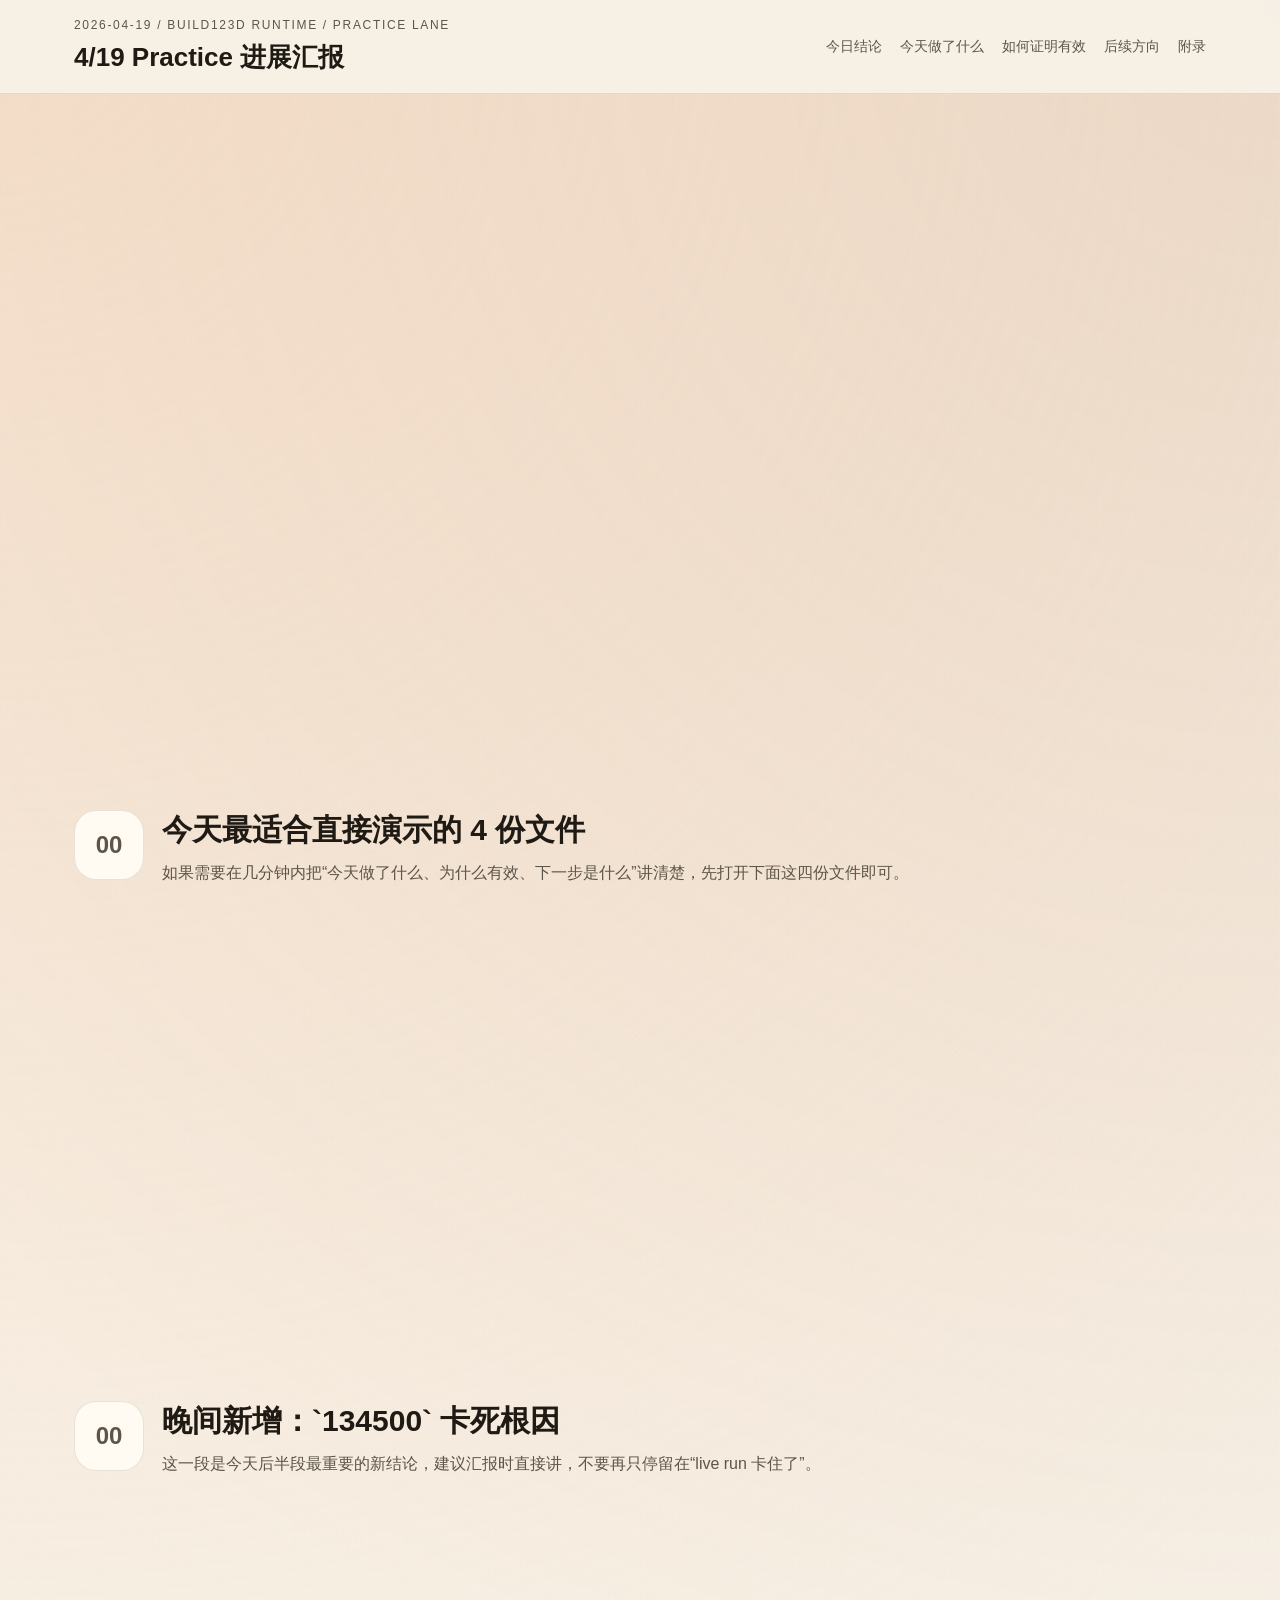
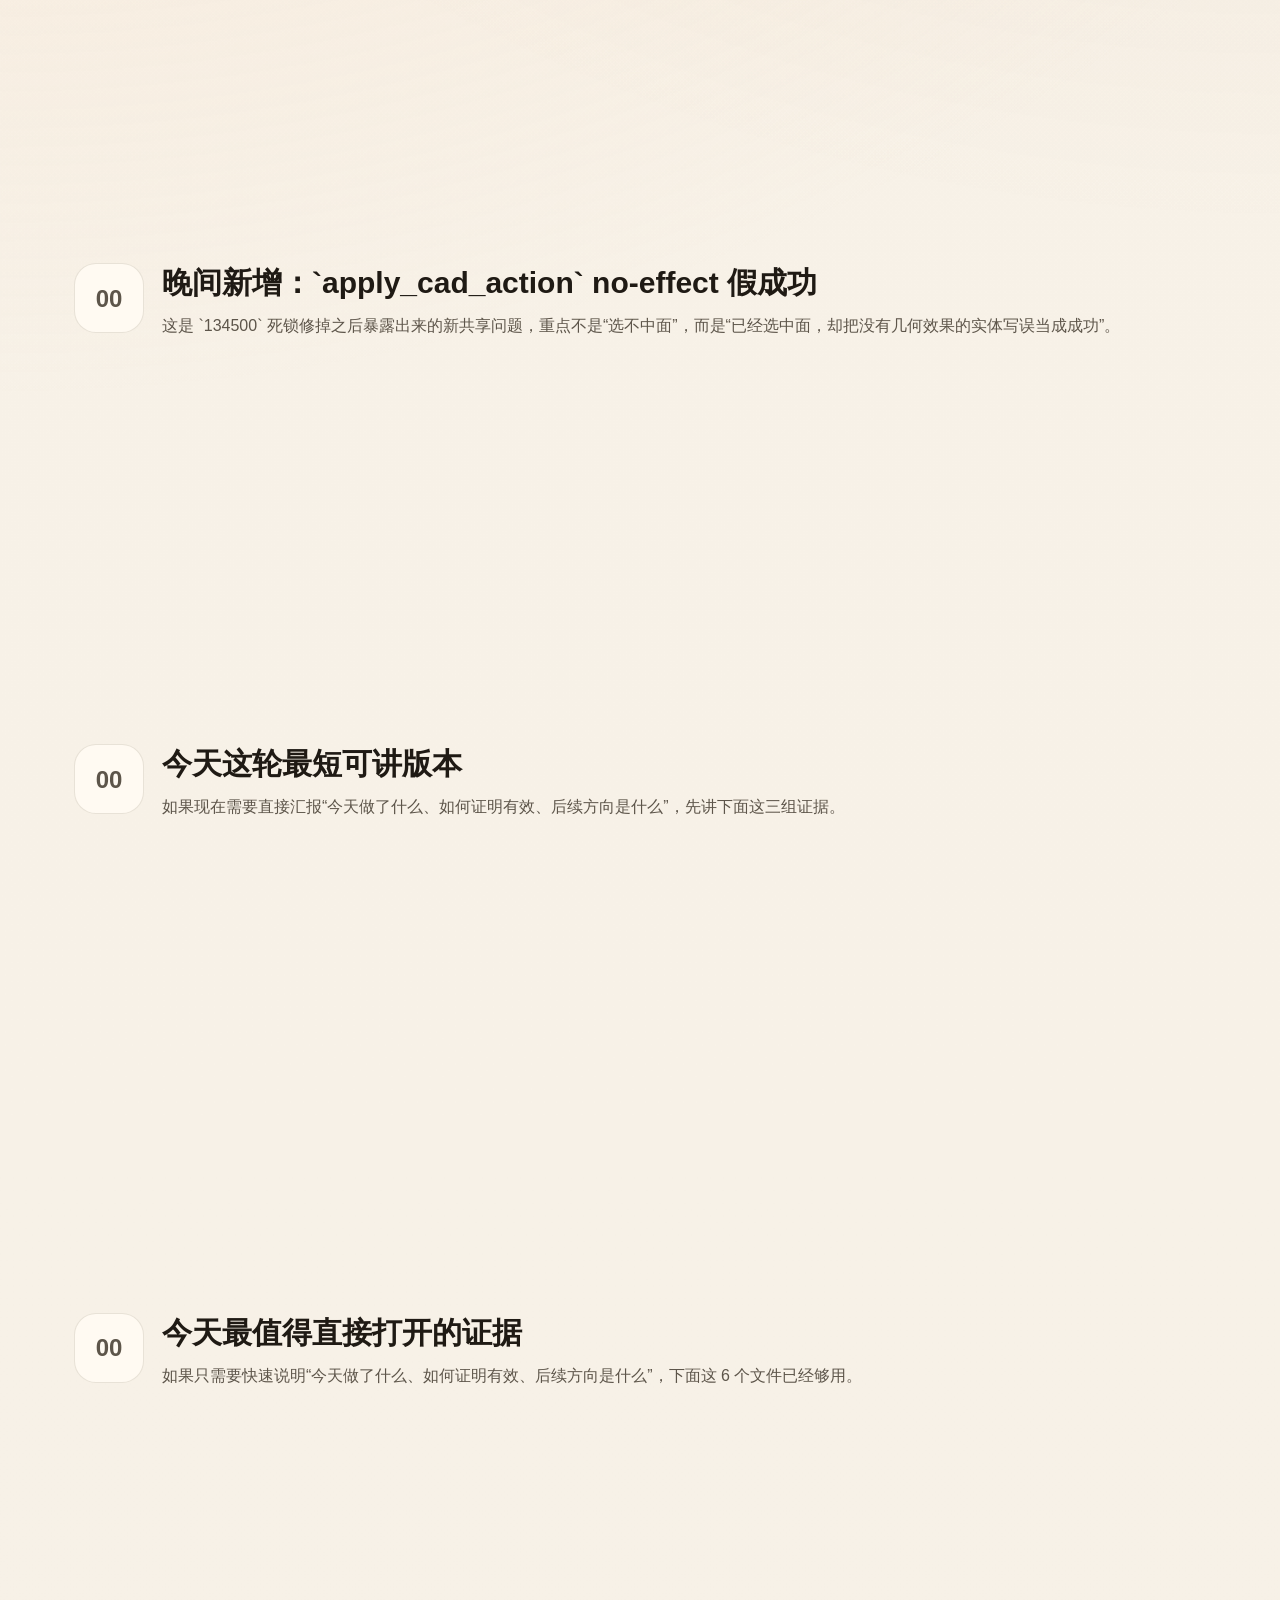
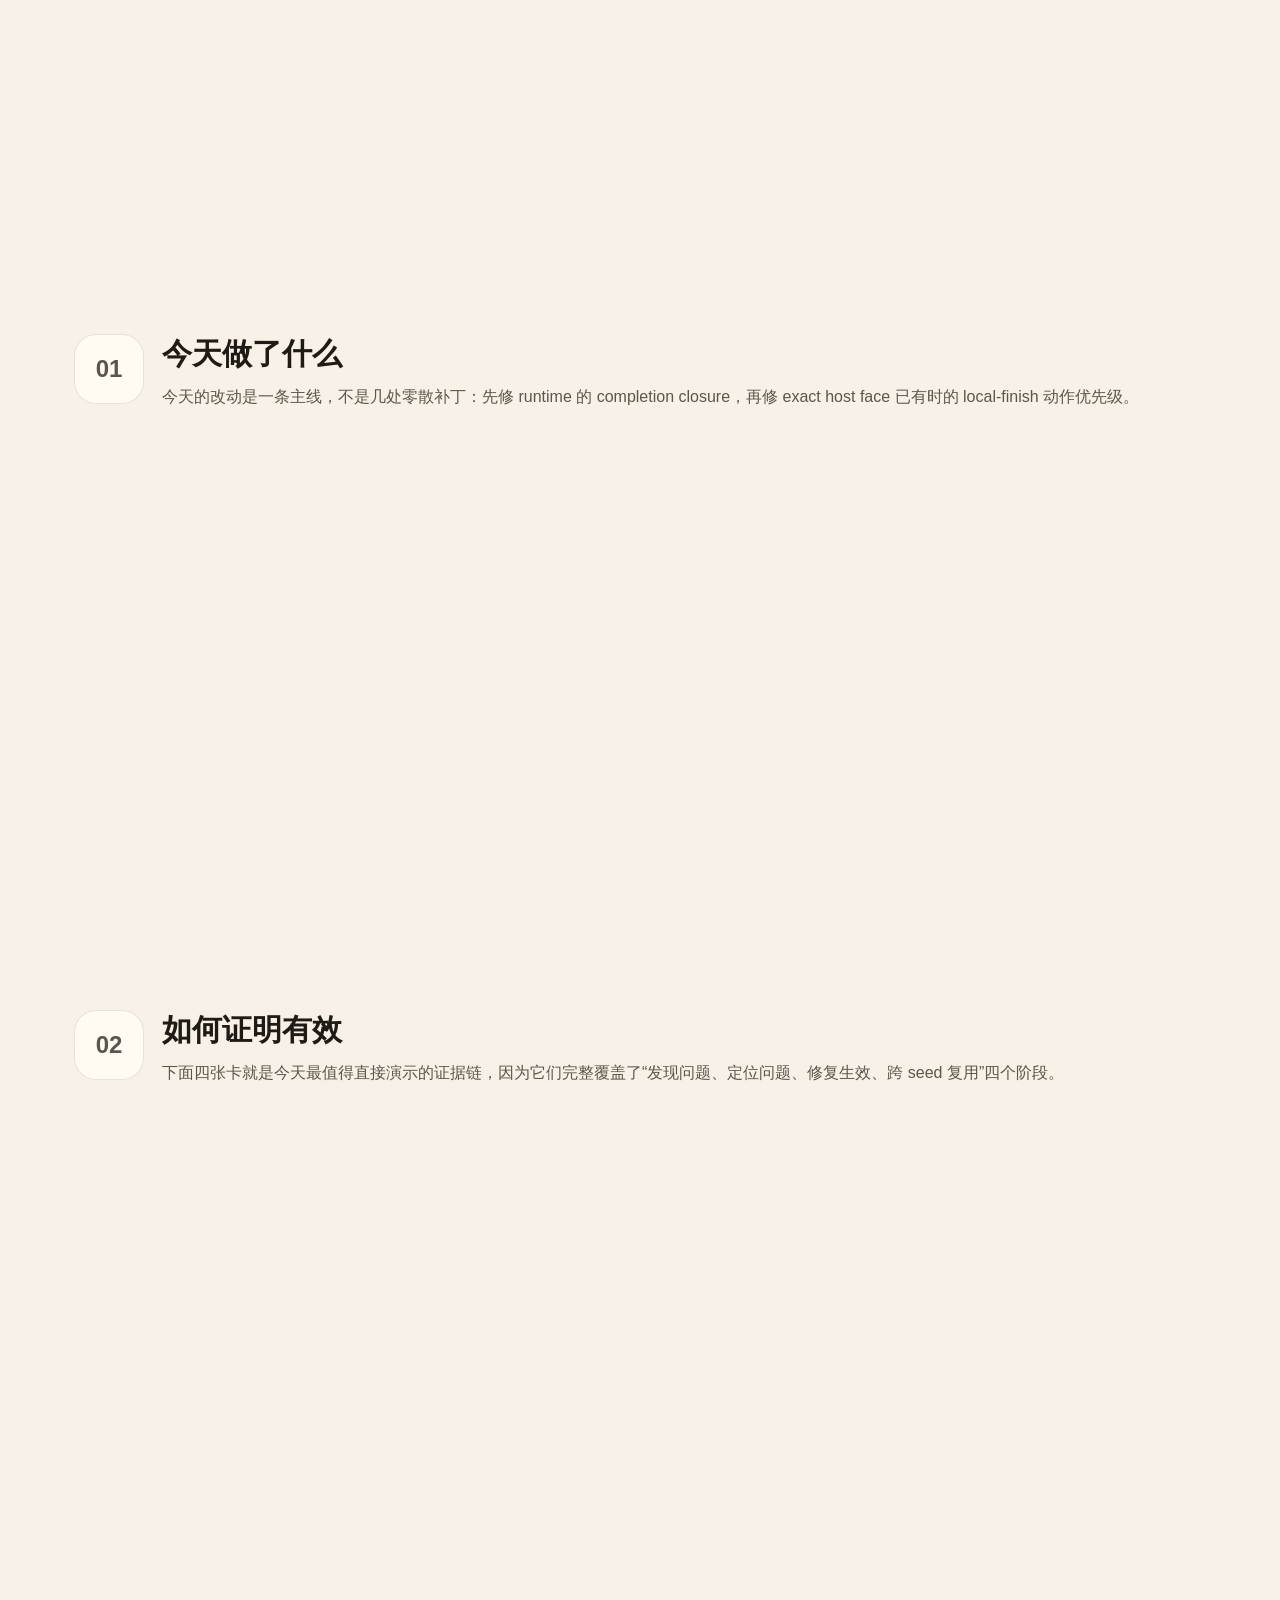
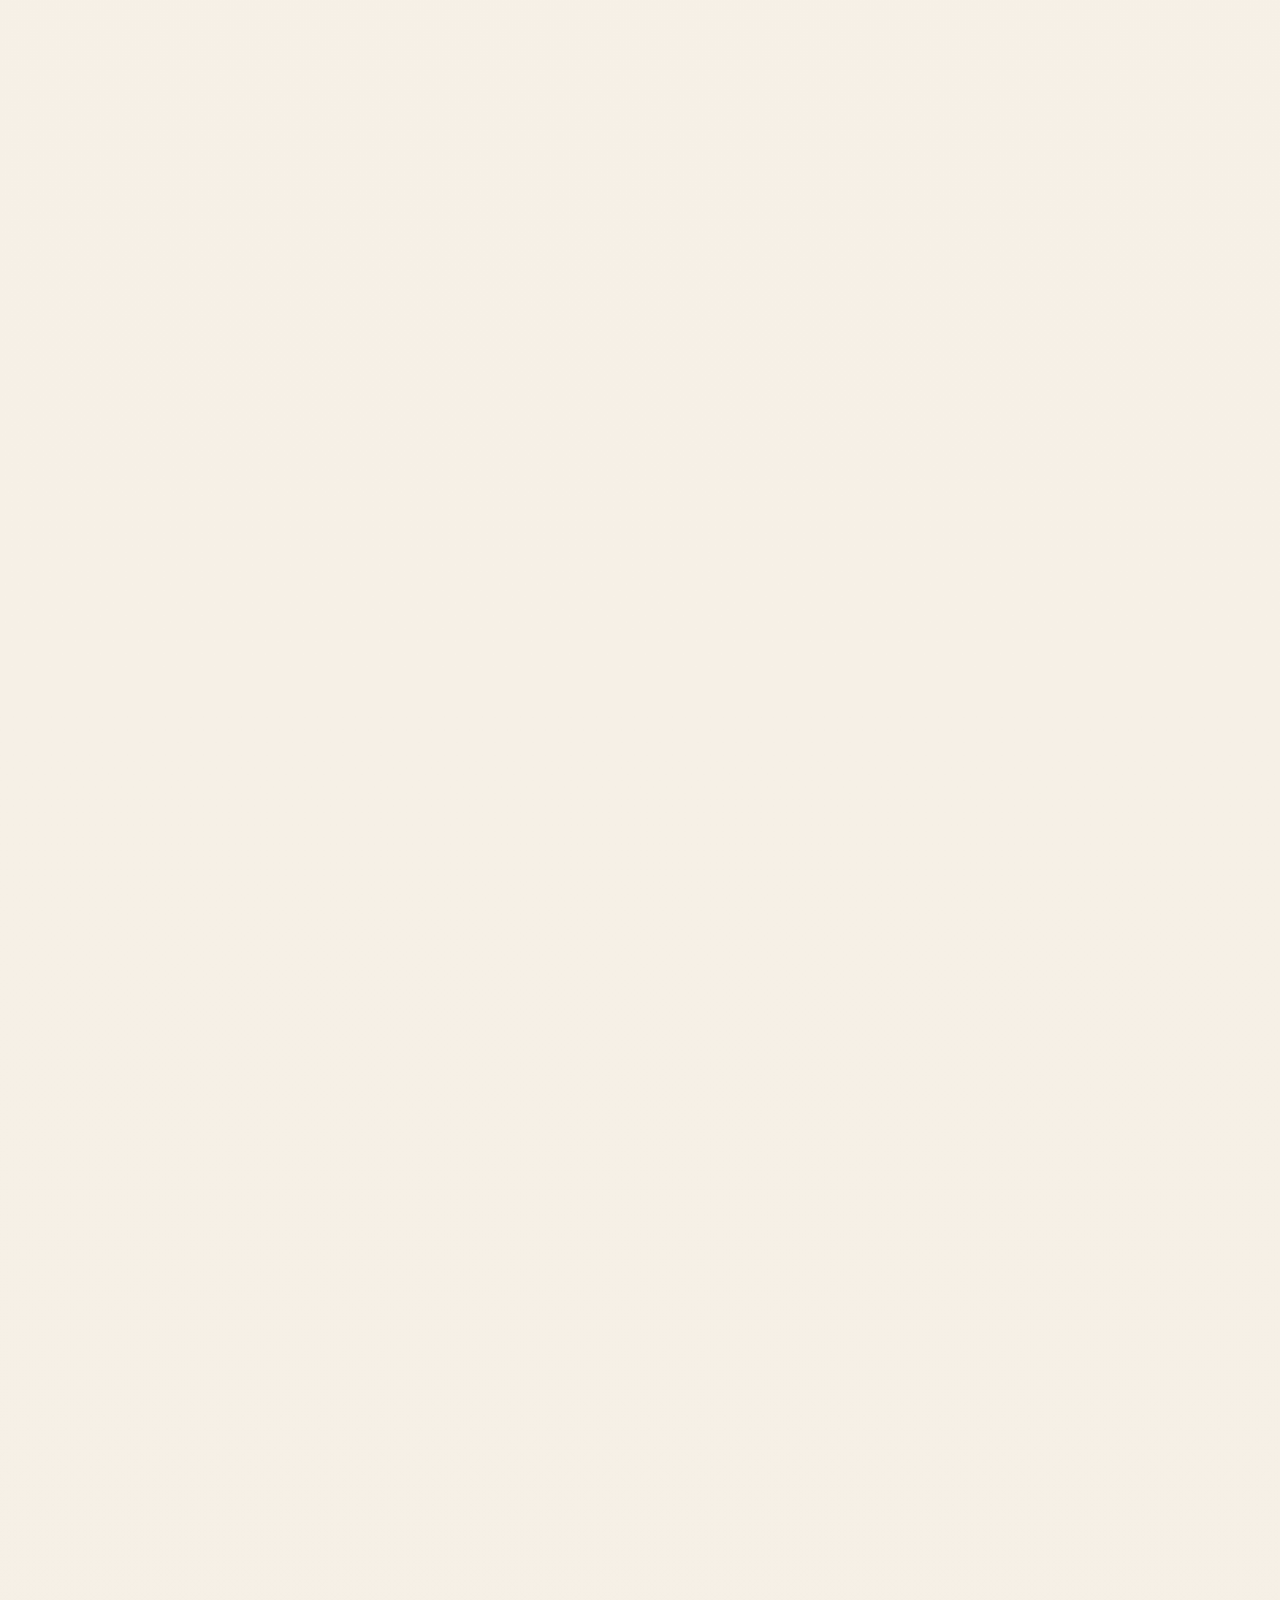
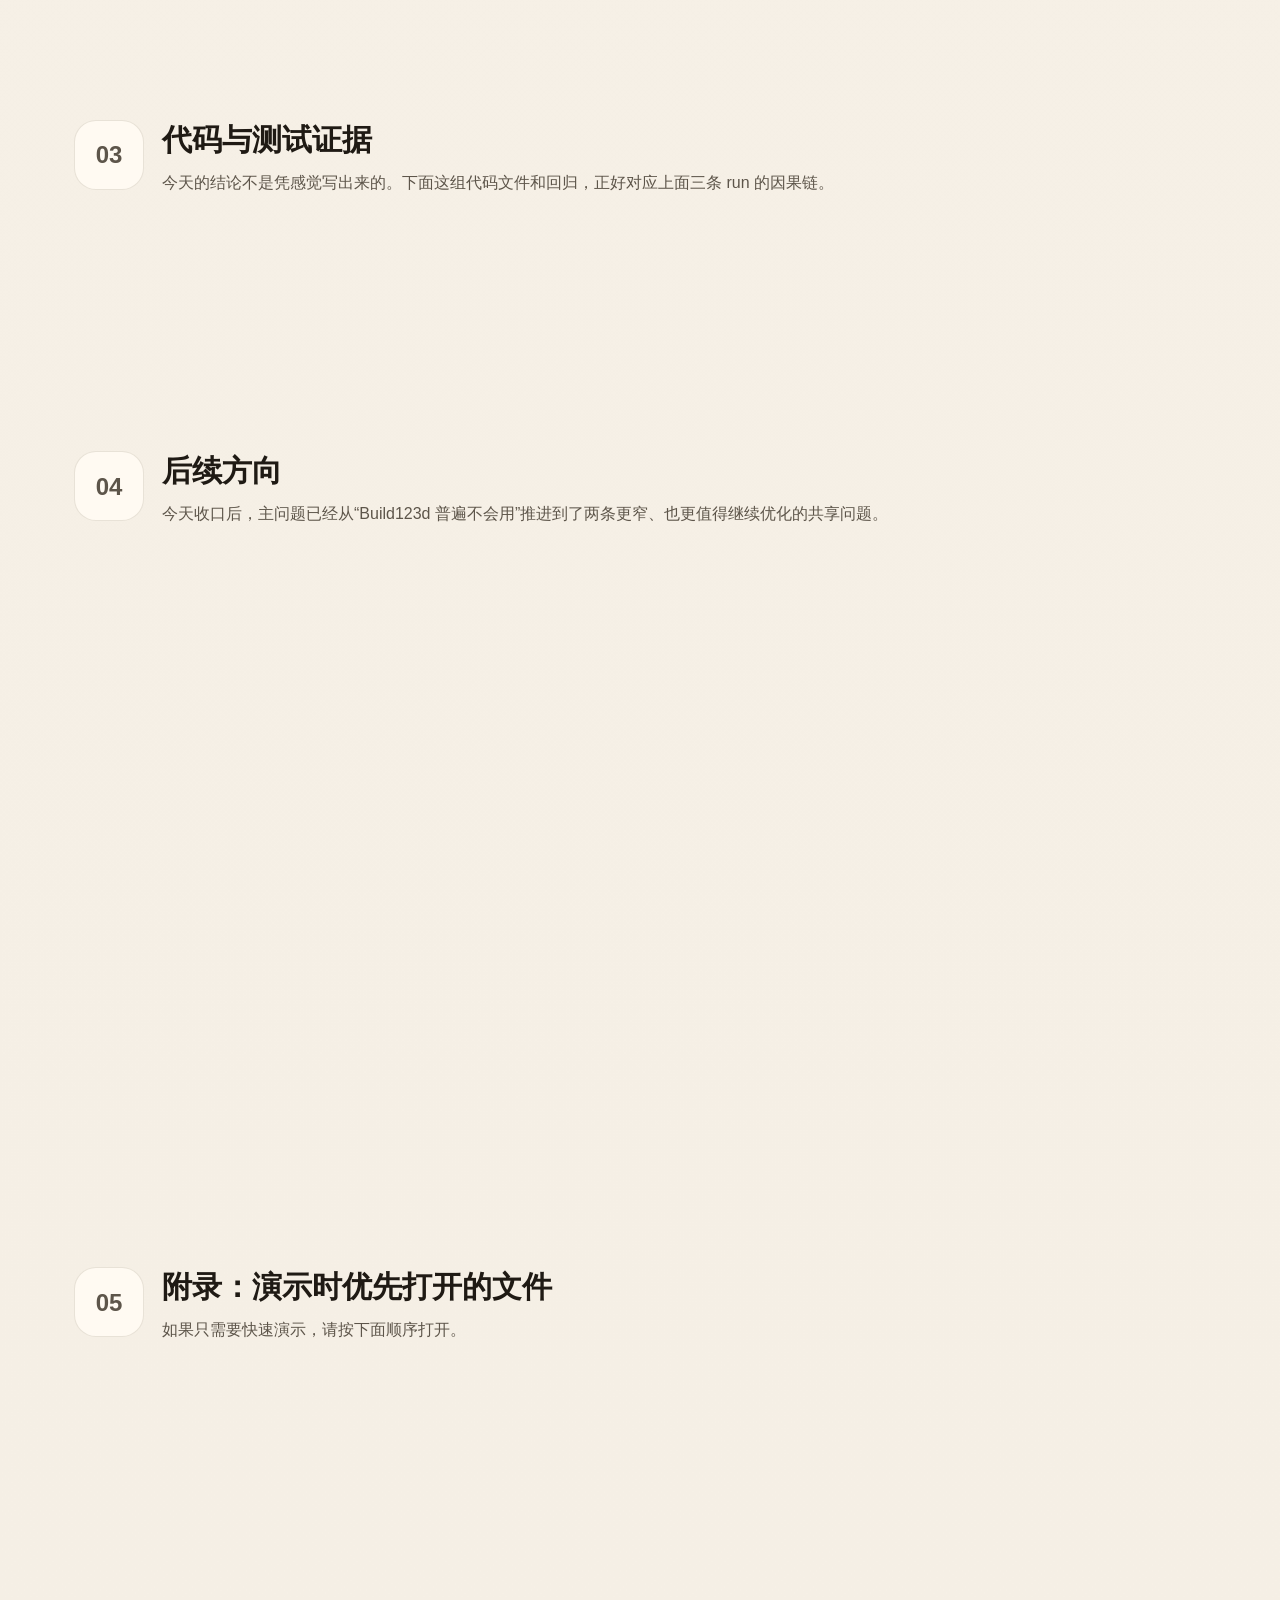
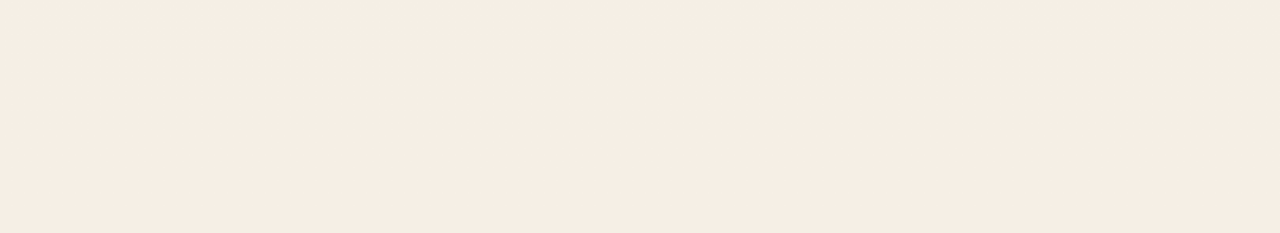
<file: report-20260419-build123d-practice-progress/index.html>
<!DOCTYPE html>
<html lang="zh-CN">
<head>
  <meta charset="UTF-8">
  <meta name="viewport" content="width=device-width, initial-scale=1.0">
  <title>Build123d 4/19 Practice 进展汇报</title>
  <link rel="stylesheet" href="./styles.css">
</head>
<body>
  <header class="topbar">
    <div class="topbar-inner">
      <div>
        <p class="kicker">2026-04-19 / Build123d Runtime / Practice Lane</p>
        <h1 class="title">4/19 Practice 进展汇报</h1>
      </div>
      <nav class="nav-links">
        <a href="#summary">今日结论</a>
        <a href="#today">今天做了什么</a>
        <a href="#proof">如何证明有效</a>
        <a href="#next">后续方向</a>
        <a href="#appendix">附录</a>
      </nav>
    </div>
  </header>

  <main class="page">
    <section id="summary" class="hero card">
      <div>
        <p class="eyebrow">三问直答</p>
        <h2 class="hero-title">今天的主线已经可以一句话讲清：一边把 successful local finish 之后的 whole-part fallback 收成共享 policy，一边把 practice artifact 的展示层修正到可以直接拿去演示。</h2>
        <p>
          当前最值得直接打开讲的是这三份证据：
          <code>tests/unit/sub_agent_runtime/test_agent_loop_v2_policy.py</code>、
          <code>practice_runs/20260419_203038/.../practice_analysis.md</code>、
          <code>practice_runs/20260419_201455/.../summary.json vs 20260419_203038/.../summary.json</code>。
          第一份证明 policy bug 被钉死，第二份证明 artifact 已能正确展示真实 local-finish 链路，第三份证明 live run 的 whole-part fallback 和 hallucination 已明显下降。
        </p>
      </div>

      <div class="hero-metrics">
        <article class="metric">
          <span class="metric-value">今天做了什么</span>
          <span class="metric-label">新增 <code>semantic_refresh_after_successful_local_finish</code>，并修正 <code>practice_runner</code> 对 cumulative <code>action_history</code> 的误判，让 round 6/7 不再被错误展示成 <code>create_sketch</code>。</span>
        </article>
        <article class="metric">
          <span class="metric-value">如何证明有效</span>
          <span class="metric-label">policy 红测修复后 <code>1 passed</code>，相关子集 <code>21 passed</code>；practice analysis focused 回归 <code>3 passed</code>；真实 run <code>201455 -&gt; 203038</code> 中 hallucination 已从 <code>2</code> 降到 <code>0</code>。</span>
        </article>
        <article class="metric">
          <span class="metric-value">后续方向</span>
          <span class="metric-label">继续推进更高难 practice seed，优先看 <code>clamshell_enclosure_highwater</code> 或 <code>organic_clamshell_storage_midhigh</code> 是否还能保持 exact targeting、低 hallucination 和 evidence-first validation。</span>
        </article>
      </div>
    </section>

    <section class="section">
      <div class="section-head">
        <p class="section-no">00</p>
        <div>
          <h2>今天最适合直接演示的 4 份文件</h2>
          <p>如果需要在几分钟内把“今天做了什么、为什么有效、下一步是什么”讲清楚，先打开下面这四份文件即可。</p>
        </div>
      </div>

      <div class="evidence-grid">
        <article class="card evidence-item">
          <h3>1. Policy 红绿证据</h3>
          <ul>
            <li><code>tests/unit/sub_agent_runtime/test_agent_loop_v2_policy.py</code></li>
            <li>关注测试：<code>test_successful_local_finish_under_short_budget_prefers_semantic_refresh_before_code_escape</code></li>
            <li>作用：证明 whole-part fallback 是共享 policy bug，不是单个 case 偶然失败</li>
          </ul>
        </article>

        <article class="card evidence-item">
          <h3>2. 修正后的真实 local-finish 链路</h3>
          <ul>
            <li><code>practice_runs/20260419_203038/hinged_pillbox_magnet_medium_v00_e34c3c99/practice_analysis.md</code></li>
            <li>现在能直接看到：<code>create_sketch -&gt; add_circle -&gt; cut_extrude</code></li>
            <li>作用：证明 artifact 展示层已经和真实 action 链路对齐</li>
          </ul>
        </article>

        <article class="card evidence-item">
          <h3>3. 新旧 run 对比</h3>
          <ul>
            <li>旧：<code>practice_runs/20260419_201455/.../summary.json</code></li>
            <li>新：<code>practice_runs/20260419_203038/.../summary.json</code></li>
            <li>直接差异：<code>hallucination 2 -&gt; 0</code>，<code>last_error</code> 清零，whole-part fallback 消失</li>
          </ul>
        </article>

        <article class="card evidence-item">
          <h3>4. 下一步主入口</h3>
          <ul>
            <li><code>practice/seed_manifest.json</code></li>
            <li>下一步优先 seed：<code>clamshell_enclosure_highwater</code>、<code>organic_clamshell_storage_midhigh</code></li>
            <li>作用：说明当前方向是更高难 custom practice，而不是回去拟合 benchmark</li>
          </ul>
        </article>
      </div>
    </section>

    <section class="section">
      <div class="section-head">
        <p class="section-no">00</p>
        <div>
          <h2>晚间新增：`134500` 卡死根因</h2>
          <p>这一段是今天后半段最重要的新结论，建议汇报时直接讲，不要再只停留在“live run 卡住了”。</p>
        </div>
      </div>

      <div class="evidence-grid">
        <article class="card evidence-item">
          <h3>不是模型卡，也不是几何卡</h3>
          <ul>
            <li>同一份 round 1 Build123d 代码，本地直接执行可成功返回</li>
            <li>同一份源码，单独走 <code>McpSandboxRunner.execute(...)</code> 也可成功返回</li>
            <li>真正卡住的是进入 sandbox 前的 preflight lint</li>
          </ul>
          <p class="links">
            <a href="../practice_runs/20260419_134500/hinged_pillbox_magnet_medium_v00_e34c3c99/plans/round_01_response.json">134500 round_01_response.json</a>
            <a href="../docs/work_logs/2026-04-19.md">work log</a>
          </p>
        </article>

        <article class="card evidence-item">
          <h3>根因已经落到具体函数</h3>
          <ul>
            <li><code>_preflight_lint_execute_build123d</code></li>
            <li><code>_find_rectanglerounded_radius_bounds_hits</code></li>
            <li><code>_collect_numeric_assignment_env</code></li>
            <li>真实栈文件：<code>/tmp/preflight_lint_stack.txt</code></li>
          </ul>
          <p>触发模式是同一个变量名在不同 loop 中重复赋值，旧的 fixed-point numeric env 会在两个值之间来回振荡。</p>
        </article>

        <article class="card evidence-item">
          <h3>修复已经过两层验证</h3>
          <ul>
            <li>focused pytest：<code>2 passed</code></li>
            <li>真实源码重放 preflight lint：<code>elapsed_sec 2.504</code></li>
            <li>新的 live rerun：<code>practice_runs/20260419_195039/</code></li>
          </ul>
          <p class="links">
            <a href="../tests/unit/sub_agent_runtime/test_tool_runtime_preflight_lint.py">preflight lint tests</a>
            <a href="../practice_runs/20260419_195039/practice_manifest.json">195039 practice_manifest.json</a>
            <a href="./shareable-report.md">shareable-report.md</a>
          </p>
        </article>
      </div>
    </section>

    <section class="section">
      <div class="section-head">
        <p class="section-no">00</p>
        <div>
          <h2>晚间新增：`apply_cad_action` no-effect 假成功</h2>
          <p>这是 `134500` 死锁修掉之后暴露出来的新共享问题，重点不是“选不中面”，而是“已经选中面，却把没有几何效果的实体写误当成成功”。</p>
        </div>
      </div>

      <div class="evidence-grid">
        <article class="card evidence-item">
          <h3>真实 run 已证明 exact targeting 不是问题</h3>
          <ul>
            <li><code>195039</code> 的 round 4 已真实跑到 <code>query_topology + query_kernel_state</code></li>
            <li>round 5-7 真实消费了 <code>face:1:F_47d924eaa64a</code></li>
            <li><code>practice_analysis.md</code> 中 <code>exact_ref_consumption_rate = 1.0</code></li>
          </ul>
          <p class="links">
            <a href="../practice_runs/20260419_195039/hinged_pillbox_magnet_medium_v00_e34c3c99/plans/round_05_response.json">round_05_response.json</a>
            <a href="../practice_runs/20260419_195039/hinged_pillbox_magnet_medium_v00_e34c3c99/practice_analysis.md">practice_analysis.md</a>
          </p>
        </article>

        <article class="card evidence-item">
          <h3>旧链路的问题是实体写无效果</h3>
          <ul>
            <li>round 7 的 <code>cut_extrude</code> 返回 <code>success=true</code></li>
            <li>但 step 2 → 4 的 geometry 体积、bbox、面边数量没有任何变化</li>
            <li>validator 仍明确报告：<code>feature_notch_or_profile_cut</code></li>
          </ul>
          <p class="links">
            <a href="../practice_runs/20260419_195039/hinged_pillbox_magnet_medium_v00_e34c3c99/actions/round_07_apply_cad_action.json">round_07_apply_cad_action.json</a>
            <a href="../practice_runs/20260419_195039/hinged_pillbox_magnet_medium_v00_e34c3c99/queries/round_07_validate_requirement_post_write.json">round_07_validate_requirement_post_write.json</a>
          </p>
        </article>

        <article class="card evidence-item">
          <h3>新修复是通用保护，不是 case rule</h3>
          <ul>
            <li><code>service.py</code> 现在会拦截“solid-mutating action success but no geometry delta”</li>
            <li><code>turn_state.py</code> 新增 <code>no_op_action_count</code></li>
            <li>相关 focused/merged 回归当前为 <code>22 passed</code></li>
          </ul>
          <p class="links">
            <a href="../src/sandbox_mcp_server/service.py">service.py</a>
            <a href="../tests/unit/sandbox_mcp_server/test_action_contracts.py">test_action_contracts.py</a>
            <a href="../tests/unit/sub_agent_runtime/test_turn_state.py">test_turn_state.py</a>
          </p>
        </article>
      </div>
    </section>

    <section class="section">
      <div class="section-head">
        <p class="section-no">00</p>
        <div>
          <h2>今天这轮最短可讲版本</h2>
          <p>如果现在需要直接汇报“今天做了什么、如何证明有效、后续方向是什么”，先讲下面这三组证据。</p>
        </div>
      </div>

      <div class="evidence-grid">
        <article class="card evidence-item">
          <h3>今天做了什么</h3>
          <p>今天不是继续围 benchmark 加规则，而是沿 practice lane 再补两层共享 contract。</p>
          <ul>
            <li>living hinge 默认回到 host-owned back-edge strip，不再把整块 lid / base 平移到 seam</li>
            <li>fresh <code>create_sketch(face_ref=...)</code> 成功后，下一轮改成 apply-only，不再把空 <code>query_sketch</code> 暴露成同级选项</li>
            <li>对应代码：<code>src/sub_agent_runtime/skill_pack.py</code>、<code>src/sub_agent_runtime/tool_runtime.py</code>、<code>src/sub_agent_runtime/agent_loop_v2.py</code></li>
          </ul>
        </article>

        <article class="card evidence-item">
          <h3>如何证明有效</h3>
          <p><code>124200</code> 和 <code>130800</code> 两条真实 Kimi run 已经把问题明显收缩。</p>
          <ul>
            <li><code>124200/practice_analysis.md</code>：<code>hallucination: events=0</code>，<code>exact_ref_consumption_rate = 1.0</code></li>
            <li><code>124200/plans/round_04_response.json</code>：local finish 已直接消费 exact <code>face_ref</code></li>
            <li><code>130800/plans/round_05_response.json</code> + <code>queries/round_05_query_sketch.json</code>：把新的 closure gap 钉死为“fresh create_sketch 之后仍看空 sketch”</li>
            <li><code>130800/plans/round_06_response.json</code> + <code>plans/round_08_response.json</code>：后半段已经能继续走出 <code>add_rectangle -&gt; cut_extrude</code></li>
          </ul>
        </article>

        <article class="card evidence-item">
          <h3>后续方向</h3>
          <p>下一步不是回去写单 case helper，而是继续拿 live rerun 验证 shared policy 是否真的改变路径。</p>
          <ul>
            <li>当前 live rerun：<code>practice_runs/20260419_134500/</code></li>
            <li>验证目标：省掉 <code>130800</code> round 5 那次空 <code>query_sketch</code></li>
            <li>若生效，下一层问题会更纯粹地落到 whole-part two-part / living hinge 几何组织与 validator grounding</li>
          </ul>
        </article>
      </div>
    </section>

    <section class="section">
      <div class="section-head">
        <p class="section-no">00</p>
        <div>
          <h2>今天最值得直接打开的证据</h2>
          <p>如果只需要快速说明“今天做了什么、如何证明有效、后续方向是什么”，下面这 6 个文件已经够用。</p>
        </div>
      </div>

      <div class="evidence-grid">
        <article class="card evidence-item">
          <h3><code>234500</code>：旧问题长什么样</h3>
          <p>这条 run 代表修复前的状态：write-surface 仍在主导，系统主要在 whole-part 盲修里消耗回合。</p>
          <ul>
            <li><code>hallucination.event_count = 10</code></li>
            <li><code>executed_action_count = 5</code></li>
            <li><code>failure_cluster = code_path_family_gap</code></li>
          </ul>
          <p class="links">
            <a href="../practice_runs/20260419_234500/hinged_pillbox_magnet_medium_v00_e34c3c99/summary.json">summary.json</a>
            <a href="../practice_runs/20260419_234500/hinged_pillbox_magnet_medium_v00_e34c3c99/practice_analysis.md">practice_analysis.md</a>
          </p>
        </article>

        <article class="card evidence-item">
          <h3><code>184731</code>：今天这轮修复已经把幻觉压下去了</h3>
          <p>同一个 seed 的后续 run 已经不再被大量 Build123d 幻觉主导，first solid 成功，剩余问题开始转成 feature/read/validation 协同。</p>
          <ul>
            <li><code>hallucination.event_count = 1</code></li>
            <li><code>last_error = null</code></li>
            <li><code>query_topology = 3</code></li>
            <li>剩余 blocker：<code>feature_notch_or_profile_cut</code></li>
          </ul>
          <p class="links">
            <a href="../practice_runs/20260419_184731/hinged_pillbox_magnet_medium_v00_e34c3c99/summary.json">summary.json</a>
            <a href="../practice_runs/20260419_184731/hinged_pillbox_magnet_medium_v00_e34c3c99/practice_analysis.md">practice_analysis.md</a>
            <a href="../practice_runs/20260419_184731/hinged_pillbox_magnet_medium_v00_e34c3c99/actions/round_08_execute_build123d.json">round_08_execute_build123d.json</a>
          </p>
        </article>

        <article class="card evidence-item">
          <h3><code>185457</code>：最新 live run 正在把下一层瓶颈暴露出来</h3>
          <p>这条最新 live run 的价值在于：它没有重新退回 pure read stall，而是最终重新跑到了 exact-ref local finish。也正因为这样，剩余问题被收窄成了两个更清楚的共享 family。</p>
          <ul>
            <li><code>hallucination.event_count = 2</code></li>
            <li><code>local_targeting_action_count = 1</code></li>
            <li><code>fresh_targeting_action_count = 1</code></li>
            <li><code>exact_ref_consumption_rate = 1.0</code></li>
            <li>剩余问题：<code>named_face_plane_family_mismatch</code> 与 <code>detached_subtractive_builder_without_host</code></li>
          </ul>
          <p class="links">
            <a href="../practice_runs/20260419_185457/hinged_pillbox_magnet_medium_v00_e34c3c99/summary.json">summary.json</a>
            <a href="../practice_runs/20260419_185457/hinged_pillbox_magnet_medium_v00_e34c3c99/practice_analysis.md">practice_analysis.md</a>
            <a href="../practice_runs/20260419_185457/hinged_pillbox_magnet_medium_v00_e34c3c99/actions/round_08_apply_cad_action.json">round_08_apply_cad_action.json</a>
          </p>
        </article>
      </div>
    </section>

    <section id="today" class="section">
      <div class="section-head">
        <p class="section-no">01</p>
        <div>
          <h2>今天做了什么</h2>
          <p>今天的改动是一条主线，不是几处零散补丁：先修 runtime 的 completion closure，再修 exact host face 已有时的 local-finish 动作优先级。</p>
        </div>
      </div>

      <div class="evidence-grid">
        <article class="card evidence-item">
          <h3>修掉 validation complete 之后还继续跑的 closure 缺口</h3>
          <p>如果当前回合里已经出现 <code>validate_requirement -&gt; is_complete=true</code>，runtime 现在会直接以 <code>validated_complete</code> 停止，而不是继续进入下一轮。</p>
          <ul>
            <li>当前回合检测 successful complete validation</li>
            <li>写入 <code>stop_reason=validated_complete</code></li>
            <li>后续 policy 只允许 <code>finish_run</code></li>
          </ul>
          <p class="links">
            <a href="../src/sub_agent_runtime/agent_loop_v2.py">agent_loop_v2.py</a>
            <a href="../tests/unit/sub_agent_runtime/test_agent_loop_v2_policy.py">对应单测</a>
          </p>
        </article>

        <article class="card evidence-item">
          <h3>给 exact host face 的 local finish 增加 direct hole/countersink 偏置</h3>
          <p>当 family 是 <code>explicit_anchor_hole</code>，且 exact <code>face_ref</code> 已经可用时，prompt contract 现在会明确要求：如果动作本来就能直接表示成 host-face hole/countersink，就先直接写，不要先开 <code>create_sketch(face_ref=...)</code>。</p>
          <ul>
            <li><code>preferred_action_types = [hole, countersink, counterbore]</code></li>
            <li>focus attachment 明确写入“before opening create_sketch(face_ref=...)”</li>
            <li>skill guidance 同步强调 direct host-face action 优先</li>
          </ul>
          <p class="links">
            <a href="../src/sub_agent_runtime/context_manager.py">context_manager.py</a>
            <a href="../src/sub_agent_runtime/skill_pack.py">skill_pack.py</a>
            <a href="../tests/unit/sub_agent_runtime/test_context_manager.py">context_manager 单测</a>
            <a href="../tests/unit/sub_agent_runtime/test_skill_pack.py">skill_pack 单测</a>
          </p>
        </article>

        <article class="card evidence-item">
          <h3>把改动放进真实 Kimi run，而不是停留在单测</h3>
          <p>今天最重要的不是代码本身，而是它已经被真实 run 消费，能明确看到失败形态怎么收缩，并且已经出现跨 seed 复用证据。</p>
          <ul>
            <li><code>173500</code>：暴露 closure bug</li>
            <li><code>181500</code>：暴露 sketch-chain 偏置</li>
            <li><code>184800</code>：证明 direct hole/countersink 路径已进入 live lane</li>
            <li><code>201500</code>：不同 seed 也已 complete，且 <code>hallucination_events = 0</code></li>
          </ul>
          <p class="links">
            <a href="../practice_runs/20260419_173500/brief_report.md">173500 brief_report</a>
            <a href="../practice_runs/20260419_181500/brief_report.md">181500 brief_report</a>
            <a href="../practice_runs/20260419_184800/brief_report.md">184800 brief_report</a>
            <a href="../practice_runs/20260419_201500/brief_report.md">201500 brief_report</a>
          </p>
        </article>
      </div>
    </section>

    <section id="proof" class="section">
      <div class="section-head">
        <p class="section-no">02</p>
        <div>
          <h2>如何证明有效</h2>
          <p>下面四张卡就是今天最值得直接演示的证据链，因为它们完整覆盖了“发现问题、定位问题、修复生效、跨 seed 复用”四个阶段。</p>
        </div>
      </div>

      <div class="proof-grid">
        <article class="card">
          <h3><code>20260419_173500</code>：问题先被定位清楚</h3>
          <p>这条 run 的价值在于：round 7 的 <code>validate_requirement</code> 已经返回 <code>is_complete=true</code> 且 <code>blockers=[]</code>，但 runtime 仍然进入了 round 8。</p>
          <ul>
            <li>说明旧问题是 completion closure 缺失</li>
            <li>不是“validator 根本没通过”</li>
            <li>也是今天补 <code>validated_complete</code> 的直接起点</li>
          </ul>
          <p class="links">
            <a href="../practice_runs/20260419_173500/brief_report.md">brief_report.md</a>
            <a href="../practice_runs/20260419_173500/front_face_sketch_recess_focus_v00_194ed1dd/queries/round_07_validate_requirement.json">round_07_validate_requirement.json</a>
            <a href="../practice_runs/20260419_173500/front_face_sketch_recess_focus_v00_194ed1dd/plans/round_08_response.json">round_08_response.json</a>
          </p>
        </article>

        <article class="card">
          <h3><code>20260419_181500</code>：问题已经收窄到 local-finish 动作优先级</h3>
          <p>这条 run 的核心结论是：<code>hallucination_events = 0</code>，exact bottom <code>face_ref</code> 已经存在，但 round 4 仍然选择先开 <code>create_sketch(face_ref=...)</code>。</p>
          <ul>
            <li>说明主矛盾已经不再是 write-surface API 幻觉</li>
            <li>而是 local finish 的动作优先级不对</li>
            <li>这就是 direct hole/countersink bias 的直接起点</li>
          </ul>
          <p class="links">
            <a href="../practice_runs/20260419_181500/brief_report.md">brief_report.md</a>
            <a href="../practice_runs/20260419_181500/front_face_sketch_recess_focus_v00_194ed1dd/plans/round_04_response.json">round_04_response.json</a>
            <a href="../practice_runs/20260419_181500/front_face_sketch_recess_focus_v00_194ed1dd/actions/round_04_apply_cad_action.json">round_04_apply_cad_action.json</a>
          </p>
        </article>

        <article class="card">
          <h3><code>20260419_184800</code>：修复后真实改成 direct hole/countersink</h3>
          <p>同类 prompt 在修复后，round 4 不再开 <code>create_sketch</code>，而是直接选择 <code>apply_cad_action(action_type="hole", hole_type="countersink", face_ref=...)</code>，最终整条 run 成功 complete。</p>
          <ul>
            <li><code>status = complete</code></li>
            <li><code>validation = 1</code></li>
            <li><code>blockers = []</code></li>
            <li>exact host-face local finish 已被真实模型消费</li>
          </ul>
          <p class="links">
            <a href="../practice_runs/20260419_184800/brief_report.md">brief_report.md</a>
            <a href="../practice_runs/20260419_184800/front_face_sketch_recess_focus_v00_194ed1dd/plans/round_04_response.json">round_04_response.json</a>
            <a href="../practice_runs/20260419_184800/front_face_sketch_recess_focus_v00_194ed1dd/actions/round_04_apply_cad_action.json">round_04_apply_cad_action.json</a>
            <a href="../practice_runs/20260419_184800/front_face_sketch_recess_focus_v00_194ed1dd/queries/round_07_validate_requirement_post_write.json">round_07_validate_requirement_post_write.json</a>
            <a href="../practice_runs/20260419_184800/front_face_sketch_recess_focus_v00_194ed1dd/practice_analysis.md">practice_analysis.md</a>
          </p>
        </article>

        <article class="card">
          <h3><code>20260419_201500</code>：跨 seed 也已复用成功</h3>
          <p>这条 run 不再是前面的同 prompt rerun，而是另一条 <code>topology_local_finish_focus</code> seed。结果是直接 complete，且 exact ref local finish 同样被稳定消费。</p>
          <ul>
            <li><code>status = complete</code></li>
            <li><code>hallucination_events = 0</code></li>
            <li><code>local_targeting_action_count = 1</code></li>
            <li><code>fresh_targeting_action_count = 1</code></li>
            <li><code>stale_ref_action_count = 0</code></li>
            <li><code>exact_ref_consumption_rate = 1.0</code></li>
          </ul>
          <p class="links">
            <a href="../practice_runs/20260419_201500/brief_report.md">brief_report.md</a>
            <a href="../practice_runs/20260419_201500/topology_local_finish_focus_v00_95ab3188/practice_analysis.md">practice_analysis.md</a>
            <a href="../practice_runs/20260419_201500/topology_local_finish_focus_v00_95ab3188/plans/round_04_response.json">round_04_response.json</a>
            <a href="../practice_runs/20260419_201500/topology_local_finish_focus_v00_95ab3188/actions/round_04_apply_cad_action.json">round_04_apply_cad_action.json</a>
          </p>
        </article>

        <article class="card">
          <h3><code>20260419_210500</code>：把 plane-family matcher 的误伤根因钉死</h3>
          <p>这条 enclosure rerun 仍然失败，但它把问题暴露得更精确：旧的 <code>named_face_plane_family_mismatch</code> 会把真正错误的 front-face local edit 和 base/lid 的 host-profile sketch 混在一起，一次 round 1 就打出 6 个 hit。</p>
          <ul>
            <li>旧 run round 1：6 个 plane-family mismatch</li>
            <li>当前代码对同一份 round 1 源码做离线 preflight 复算：只剩 2 个 hit</li>
            <li>保留下来的正是 label / notch 这两个真正的 front-face local edit</li>
          </ul>
          <p class="links">
            <a href="../practice_runs/20260419_210500/hinged_pillbox_magnet_medium_v00_e34c3c99/actions/round_01_execute_build123d.json">210500 round_01_execute_build123d.json</a>
            <a href="../practice_runs/20260419_210500/hinged_pillbox_magnet_medium_v00_e34c3c99/plans/round_01_response.json">210500 round_01_response.json</a>
            <a href="../docs/work_logs/2026-04-19.md">2026-04-19 work log</a>
          </p>
        </article>

        <article class="card">
          <h3><code>20260419_224800</code>：把 host-profile alias 误伤的最后一层根因钉死</h3>
          <p>这条 live rerun 又把问题推进了一步：真正剩下的误伤不是 plane-family 大方向错了，而是 <code>inner_w = width - 2 * wall_thick</code>、<code>inner_d = depth - 2 * wall_thick</code> 这类典型壳体中空 alias 之前没有被 lint 当成 host-profile 派生。</p>
          <ul>
            <li>旧 lint 复算：`line 45 -> XY`、`line 61 -> XY`</li>
            <li>当前修复：modifier 识别从精确命名升级成 token 归一</li>
            <li>当前同源码复算：<code>[]</code></li>
            <li>说明 enclosure seed 的 first-write 误伤面又少了一层</li>
          </ul>
          <p class="links">
            <a href="../practice_runs/20260419_224800/hinged_pillbox_magnet_medium_v00_e34c3c99/plans/round_01_response.json">224800 round_01_response.json</a>
            <a href="../practice_runs/20260419_224800/hinged_pillbox_magnet_medium_v00_e34c3c99/actions/round_01_execute_build123d.json">224800 round_01_execute_build123d.json</a>
            <a href="../src/sub_agent_runtime/tool_runtime.py">tool_runtime.py</a>
            <a href="../tests/unit/sub_agent_runtime/test_tool_runtime_preflight_lint.py">新增单测</a>
          </p>
        </article>

        <article class="card">
          <h3><code>20260419_221500 -&gt; 20260419_223900</code>：clamshell seed 已从 write-only 盲修推进到 topology-aware local finish</h3>
          <p>这组对比是今天最强的新证据。<code>221500</code> 里 8 轮全是 <code>execute_build123d</code>，<code>hallucination_events = 26</code>；<code>223900</code> 已经变成 5 次写、1 次 <code>query_feature_probes</code>、1 次 <code>query_kernel_state</code>、1 次 <code>query_topology</code>，而且 exact <code>face_ref</code> 已经被真实消费。</p>
          <ul>
            <li><code>hallucination_events: 26 -&gt; 5</code></li>
            <li><code>query_topology: 0 -&gt; 1</code></li>
            <li><code>local_targeting_action_count: 0 -&gt; 1</code></li>
            <li><code>exact_ref_consumption_rate: 0.0 -&gt; 1.0</code></li>
            <li>round 1 的 <code>named_face_plane_family_mismatch</code> 已经被压掉，只剩 <code>transform_context_manager</code></li>
          </ul>
          <p class="links">
            <a href="../practice_runs/20260419_221500/brief_report.md">221500 brief_report.md</a>
            <a href="../practice_runs/20260419_223900/brief_report.md">223900 brief_report.md</a>
            <a href="../practice_runs/20260419_223900/hinged_pillbox_magnet_medium_v00_e34c3c99/queries/round_04_query_topology.json">223900 round_04_query_topology.json</a>
            <a href="../practice_runs/20260419_223900/hinged_pillbox_magnet_medium_v00_e34c3c99/actions/round_05_apply_cad_action.json">223900 round_05_apply_cad_action.json</a>
          </p>
        </article>
      </div>
    </section>

    <section class="section">
      <div class="section-head">
        <p class="section-no">03</p>
        <div>
          <h2>代码与测试证据</h2>
          <p>今天的结论不是凭感觉写出来的。下面这组代码文件和回归，正好对应上面三条 run 的因果链。</p>
        </div>
      </div>

      <div class="evidence-grid">
        <article class="card evidence-item">
          <h3>核心代码文件</h3>
          <ul>
            <li><a href="../src/sub_agent_runtime/agent_loop_v2.py">src/sub_agent_runtime/agent_loop_v2.py</a></li>
            <li><a href="../src/sub_agent_runtime/context_manager.py">src/sub_agent_runtime/context_manager.py</a></li>
            <li><a href="../src/sub_agent_runtime/skill_pack.py">src/sub_agent_runtime/skill_pack.py</a></li>
          </ul>
        </article>

        <article class="card evidence-item">
          <h3>对应回归文件</h3>
          <ul>
            <li><a href="../tests/unit/sub_agent_runtime/test_agent_loop_v2_policy.py">test_agent_loop_v2_policy.py</a></li>
            <li><a href="../tests/unit/sub_agent_runtime/test_context_manager.py">test_context_manager.py</a></li>
            <li><a href="../tests/unit/sub_agent_runtime/test_skill_pack.py">test_skill_pack.py</a></li>
          </ul>
        </article>

        <article class="card evidence-item">
          <h3>今天通过的关键回归</h3>
          <p>执行：</p>
          <pre><code>./.venv/bin/pytest tests/unit/sub_agent_runtime/test_context_manager.py tests/unit/sub_agent_runtime/test_skill_pack.py tests/unit/sub_agent_runtime/test_agent_loop_v2_policy.py tests/unit/sub_agent_runtime/test_tool_runtime_preflight_lint.py tests/unit/sandbox_mcp_server/test_validate_requirement_contract.py -q</code></pre>
          <p>结果：<code>304 passed, 11 warnings</code></p>
        </article>
      </div>
    </section>

    <section id="next" class="section">
      <div class="section-head">
        <p class="section-no">04</p>
        <div>
          <h2>后续方向</h2>
          <p>今天收口后，主问题已经从“Build123d 普遍不会用”推进到了两条更窄、也更值得继续优化的共享问题。</p>
        </div>
      </div>

      <div class="evidence-grid">
        <article class="card evidence-item">
          <h3>方向 1：继续减少 first-write helper / plane contract 幻觉残差</h3>
          <p>当前 first-write 的 plane-family false positive 已经被继续压掉：`224800` 暴露出的 host-profile alias 误伤面已经在当前代码里被清零。下一层更明确的 whole-part 残差已经收缩成 clamshell first-write 里的 <code>transform_context_manager</code> 与 detached hinge positive-solid lane，而最新 rerun <code>20260419_231500</code> 正在验证 enclosure seed 是否能真正越过这层新的 alias 修复面。</p>
          <p class="links">
            <a href="../practice_runs/20260419_203500/hinged_pillbox_magnet_medium_v00_e34c3c99/actions/round_01_execute_build123d.json">203500 round_01_execute_build123d.json</a>
            <a href="../practice_runs/20260419_210500/hinged_pillbox_magnet_medium_v00_e34c3c99/actions/round_01_execute_build123d.json">210500 round_01_execute_build123d.json</a>
            <a href="../practice_runs/20260419_223900/hinged_pillbox_magnet_medium_v00_e34c3c99/actions/round_01_execute_build123d.json">223900 round_01_execute_build123d.json</a>
            <a href="../practice_runs/20260419_224800/hinged_pillbox_magnet_medium_v00_e34c3c99/actions/round_01_execute_build123d.json">224800 round_01_execute_build123d.json</a>
            <a href="../practice_runs/20260419_231500/hinged_pillbox_magnet_medium_v00_e34c3c99/prompt.txt">231500 prompt.txt</a>
          </p>
        </article>

        <article class="card evidence-item">
          <h3>方向 2：继续压 local-targeting 之后的 stale-ref repeat</h3>
          <p><code>184800</code> 的 <code>practice_analysis.md</code> 已显示：</p>
          <ul>
            <li><code>local_targeting_action_count = 3</code></li>
            <li><code>fresh_targeting_action_count = 2</code></li>
            <li><code>stale_ref_action_count = 1</code></li>
          </ul>
          <p>说明 exact targeting 已跑起来，但 freshness discipline 还可以继续收紧。</p>
          <p class="links">
            <a href="../practice_runs/20260419_184800/front_face_sketch_recess_focus_v00_194ed1dd/practice_analysis.md">184800 practice_analysis.md</a>
          </p>
        </article>

        <article class="card evidence-item">
          <h3>方向 3：继续做跨 seed 真实 Kimi rerun</h3>
          <p>下一步不会回到 benchmark 拟合，而是继续用 practice seed 做真跑，验证今天新补的 host-profile alias suppressor、clamshell transform-lane skill 和 open-sketch code-escape 是否已经共同进入 live lane。<code>20260419_201500</code> 已给出跨 seed 正向证据，<code>20260419_223900</code> 已给出 enclosure/clamshell 侧的 topology-aware local finish 证据，而 <code>20260419_231500</code> 正在验证最新这轮 first-write 收窄。</p>
          <p class="links">
            <a href="../practice_runs/20260419_201500/brief_report.md">201500 brief_report</a>
            <a href="../practice_runs/20260419_223900/brief_report.md">223900 brief_report</a>
            <a href="../practice_runs/20260419_223900/hinged_pillbox_magnet_medium_v00_e34c3c99/actions/round_07_apply_cad_action.json">223900 round_07_apply_cad_action.json</a>
            <a href="../practice_runs/20260419_231500/practice_manifest.json">231500 practice_manifest.json</a>
          </p>
        </article>
      </div>
    </section>

    <section id="appendix" class="section">
      <div class="section-head">
        <p class="section-no">05</p>
        <div>
          <h2>附录：演示时优先打开的文件</h2>
          <p>如果只需要快速演示，请按下面顺序打开。</p>
        </div>
      </div>

      <div class="card">
        <ol>
          <li><a href="../practice_runs/20260419_173500/brief_report.md">practice_runs/20260419_173500/brief_report.md</a></li>
          <li><a href="../practice_runs/20260419_173500/front_face_sketch_recess_focus_v00_194ed1dd/queries/round_07_validate_requirement.json">173500 / round_07_validate_requirement.json</a></li>
          <li><a href="../practice_runs/20260419_181500/brief_report.md">practice_runs/20260419_181500/brief_report.md</a></li>
          <li><a href="../practice_runs/20260419_181500/front_face_sketch_recess_focus_v00_194ed1dd/plans/round_04_response.json">181500 / round_04_response.json</a></li>
          <li><a href="../practice_runs/20260419_184800/brief_report.md">practice_runs/20260419_184800/brief_report.md</a></li>
          <li><a href="../practice_runs/20260419_184800/front_face_sketch_recess_focus_v00_194ed1dd/plans/round_04_response.json">184800 / round_04_response.json</a></li>
          <li><a href="../practice_runs/20260419_184800/front_face_sketch_recess_focus_v00_194ed1dd/actions/round_04_apply_cad_action.json">184800 / round_04_apply_cad_action.json</a></li>
          <li><a href="../practice_runs/20260419_184800/front_face_sketch_recess_focus_v00_194ed1dd/queries/round_07_validate_requirement_post_write.json">184800 / round_07_validate_requirement_post_write.json</a></li>
          <li><a href="../practice_runs/20260419_184800/front_face_sketch_recess_focus_v00_194ed1dd/practice_analysis.md">184800 / practice_analysis.md</a></li>
          <li><a href="../practice_runs/20260419_201500/brief_report.md">201500 / brief_report.md</a></li>
          <li><a href="../practice_runs/20260419_201500/topology_local_finish_focus_v00_95ab3188/practice_analysis.md">201500 / practice_analysis.md</a></li>
          <li><a href="../practice_runs/20260419_201500/topology_local_finish_focus_v00_95ab3188/plans/round_04_response.json">201500 / round_04_response.json</a></li>
          <li><a href="../practice_runs/20260419_203500/hinged_pillbox_magnet_medium_v00_e34c3c99/actions/round_01_execute_build123d.json">203500 / round_01_execute_build123d.json</a></li>
          <li><a href="../practice_runs/20260419_210500/hinged_pillbox_magnet_medium_v00_e34c3c99/actions/round_01_execute_build123d.json">210500 / round_01_execute_build123d.json</a></li>
          <li><a href="../practice_runs/20260419_224800/hinged_pillbox_magnet_medium_v00_e34c3c99/plans/round_01_response.json">224800 / round_01_response.json</a></li>
          <li><a href="../practice_runs/20260419_224800/hinged_pillbox_magnet_medium_v00_e34c3c99/actions/round_01_execute_build123d.json">224800 / round_01_execute_build123d.json</a></li>
          <li><a href="../practice_runs/20260419_231500/practice_manifest.json">231500 / practice_manifest.json</a></li>
          <li><a href="../docs/work_logs/2026-04-19.md">2026-04-19 / work_log.md</a></li>
          <li><a href="./shareable-report.md">shareable-report.md</a></li>
        </ol>
      </div>
    </section>
  </main>

  <script src="./main.js"></script>
</body>
</html>
</file>
<file: report-20260413-build123d-experiments/styles.css>
:root {
  --bg: #f4efe6;
  --bg-soft: #efe4d2;
  --surface: rgba(255, 252, 247, 0.86);
  --surface-strong: rgba(255, 252, 247, 0.96);
  --text: #1d2730;
  --muted: #5f6f77;
  --accent: #9b4d1f;
  --accent-soft: #ead0bb;
  --secondary: #295868;
  --secondary-soft: #d7e6ec;
  --line: rgba(29, 39, 48, 0.12);
  --warn: #7d2d20;
  --warn-soft: #f4e0d8;
  --shadow: 0 20px 60px rgba(72, 57, 37, 0.12);
  --display-font: "Iowan Old Style", "Palatino Linotype", "Book Antiqua", serif;
  --body-font: "Avenir Next", "Gill Sans", "Trebuchet MS", sans-serif;
}

* {
  box-sizing: border-box;
}

html {
  scroll-behavior: smooth;
}

body {
  margin: 0;
  color: var(--text);
  font-family: var(--body-font);
  background:
    radial-gradient(circle at top left, rgba(155, 77, 31, 0.14), transparent 28%),
    radial-gradient(circle at 85% 20%, rgba(41, 88, 104, 0.14), transparent 24%),
    linear-gradient(180deg, #fbf6ef 0%, var(--bg) 42%, #f7f1e8 100%);
}

img {
  display: block;
  width: 100%;
  border-radius: 16px;
}

code,
pre {
  font-family: "SFMono-Regular", "Menlo", "Monaco", monospace;
}

pre {
  margin: 0;
  overflow: auto;
  white-space: pre-wrap;
}

.hero,
.chapter {
  width: min(1180px, calc(100vw - 32px));
  margin: 0 auto;
}

.hero {
  padding: 56px 0 28px;
}

.hero__eyebrow {
  font-size: 13px;
  letter-spacing: 0.18em;
  text-transform: uppercase;
  color: var(--accent);
  margin-bottom: 18px;
}

.hero__grid {
  display: grid;
  grid-template-columns: 2.2fr 1fr;
  gap: 28px;
  align-items: start;
}

.hero h1,
.chapter h2,
.metric-card strong,
.timeline-card__date,
.file-card h3,
.flow-card h3,
.figure-card h3,
.case-card h3,
.artifact-card h3,
.decision-card h3,
.demo-card h3,
.narrative-card h3 {
  margin: 0;
  font-family: var(--display-font);
  font-weight: 600;
  letter-spacing: -0.03em;
}

.hero h1 {
  font-size: clamp(2.8rem, 5.8vw, 5.6rem);
  line-height: 0.96;
  max-width: 12ch;
}

.hero__lede {
  max-width: 60ch;
  margin-top: 20px;
  font-size: 1.08rem;
  line-height: 1.75;
  color: var(--muted);
}

.metric-stack,
.narrative-grid,
.timeline-grid,
.file-grid,
.flow-grid,
.artifact-grid,
.decision-grid,
.demo-grid,
.figure-grid,
.case-list {
  display: grid;
  gap: 18px;
}

.metric-card,
.narrative-card,
.timeline-card,
.file-card,
.flow-card,
.case-card,
.figure-card,
.artifact-card,
.decision-card,
.demo-card,
.comparison-board,
.summary-band,
.note-band {
  background: var(--surface);
  backdrop-filter: blur(10px);
  border: 1px solid var(--line);
  border-radius: 22px;
  box-shadow: var(--shadow);
}

.metric-card {
  padding: 18px 18px 20px;
}

.metric-card strong {
  display: block;
  font-size: 1.45rem;
  margin: 8px 0 6px;
}

.metric-card__label {
  font-size: 0.78rem;
  letter-spacing: 0.12em;
  text-transform: uppercase;
  color: var(--muted);
}

.metric-card--warn {
  border-color: rgba(125, 45, 32, 0.2);
  background: linear-gradient(180deg, rgba(255, 252, 247, 0.94), rgba(244, 227, 219, 0.94));
}

.chapter-nav {
  display: flex;
  flex-wrap: wrap;
  gap: 10px;
  margin-top: 26px;
}

.chapter-nav a {
  padding: 10px 14px;
  border-radius: 999px;
  text-decoration: none;
  color: var(--text);
  border: 1px solid var(--line);
  background: rgba(255, 255, 255, 0.55);
}

.chapter-nav a.is-active {
  background: rgba(155, 77, 31, 0.12);
  border-color: rgba(155, 77, 31, 0.22);
}

.chapter {
  padding: 38px 0;
}

.chapter__head {
  display: grid;
  grid-template-columns: 64px 1fr;
  gap: 18px;
  align-items: end;
  margin-bottom: 20px;
}

.chapter__head > span {
  font-family: var(--display-font);
  font-size: 2rem;
  color: var(--accent);
}

.chapter h2 {
  font-size: clamp(2rem, 4vw, 3rem);
}

.chapter__desc {
  margin: 10px 0 0;
  line-height: 1.7;
  color: var(--muted);
  max-width: 72ch;
}

.summary-band,
.note-band {
  padding: 24px;
  background: linear-gradient(135deg, rgba(255, 251, 244, 0.94), rgba(232, 216, 201, 0.9));
}

.summary-band p,
.note-band p {
  margin: 0;
  line-height: 1.8;
}

.narrative-grid {
  grid-template-columns: repeat(3, minmax(0, 1fr));
}

.narrative-card,
.timeline-card,
.file-card,
.flow-card,
.case-card,
.figure-card,
.artifact-card,
.decision-card,
.demo-card {
  padding: 22px;
}

.narrative-card h3,
.timeline-card h3,
.file-card h3,
.flow-card h3,
.case-card h3,
.figure-card h3,
.artifact-card h3,
.decision-card h3,
.demo-card h3 {
  margin-bottom: 12px;
  font-size: 1.42rem;
}

.narrative-card p,
.timeline-card p,
.file-card p,
.flow-card p,
.case-card p,
.figure-card p,
.artifact-card p,
.decision-card p,
.demo-card p,
.timeline-card li,
.case-card li,
.demo-card li,
.decision-card li {
  line-height: 1.72;
  color: var(--muted);
}

.narrative-card--warn,
.decision-card--warn,
.case-card--warn {
  border-color: rgba(125, 45, 32, 0.2);
  background: linear-gradient(180deg, rgba(255, 252, 247, 0.96), rgba(244, 227, 219, 0.92));
}

.timeline-grid {
  grid-template-columns: repeat(3, minmax(0, 1fr));
}

.timeline-card__date {
  display: inline-block;
  font-size: 1.5rem;
  color: var(--accent);
  margin-bottom: 12px;
}

.timeline-card ul,
.case-card ul,
.decision-card ul,
.demo-card ul {
  margin: 12px 0 0;
  padding-left: 20px;
}

.timeline-card__path,
.artifact-card__path,
.figure-card__note,
.flow-card__evidence,
.case-card__judgment {
  margin-top: 14px;
  padding-top: 14px;
  border-top: 1px solid var(--line);
}

.file-grid {
  grid-template-columns: repeat(5, minmax(0, 1fr));
  margin-top: 18px;
}

.file-card h3 code {
  font-size: 0.98rem;
}

.flow-grid {
  grid-template-columns: repeat(5, minmax(0, 1fr));
}

.flow-card {
  position: relative;
  padding-top: 50px;
}

.flow-card__index {
  position: absolute;
  top: 18px;
  left: 18px;
  width: 28px;
  height: 28px;
  display: grid;
  place-items: center;
  border-radius: 999px;
  background: rgba(155, 77, 31, 0.14);
  color: var(--accent);
  font-weight: 700;
}

.comparison-board {
  margin-top: 18px;
  overflow: hidden;
}

.comparison-row {
  display: grid;
  grid-template-columns: 1.05fr 1.2fr 1fr;
  gap: 16px;
  padding: 16px 20px;
  border-top: 1px solid var(--line);
}

.comparison-row:first-child {
  border-top: none;
}

.comparison-row span {
  line-height: 1.65;
}

.comparison-row--head {
  font-weight: 700;
  color: var(--text);
  background: rgba(255, 255, 255, 0.62);
}

.case-list {
  grid-template-columns: repeat(2, minmax(0, 1fr));
}

.case-card__header {
  display: flex;
  flex-wrap: wrap;
  align-items: center;
  gap: 10px 14px;
  margin-bottom: 10px;
}

.case-card__tag {
  padding: 6px 10px;
  border-radius: 999px;
  font-size: 0.78rem;
  letter-spacing: 0.08em;
  text-transform: uppercase;
  color: var(--accent);
  background: rgba(155, 77, 31, 0.12);
}

.evidence-list li strong {
  color: var(--text);
}

.figure-grid {
  grid-template-columns: 1fr;
}

.figure-card {
  display: grid;
  gap: 18px;
}

.media-pair {
  display: grid;
  grid-template-columns: repeat(2, minmax(0, 1fr));
  gap: 12px;
}

.media-triptych {
  display: grid;
  grid-template-columns: repeat(3, minmax(0, 1fr));
  gap: 12px;
}

figure {
  margin: 0;
}

figcaption {
  margin-top: 10px;
  font-size: 0.92rem;
  color: var(--muted);
}

.demo-grid {
  grid-template-columns: repeat(3, minmax(0, 1fr));
}

.command-block {
  padding: 14px 16px;
  border-radius: 16px;
  background: #241f1a;
  color: #f6ead8;
  margin: 14px 0;
}

.artifact-grid {
  grid-template-columns: repeat(4, minmax(0, 1fr));
}

.decision-grid {
  grid-template-columns: repeat(3, minmax(0, 1fr));
}

[data-reveal] {
  opacity: 0;
  transform: translateY(20px);
  transition: opacity 520ms ease, transform 520ms ease;
}

[data-reveal].is-visible {
  opacity: 1;
  transform: translateY(0);
}

@media (max-width: 1100px) {
  .hero__grid,
  .narrative-grid,
  .timeline-grid,
  .flow-grid,
  .file-grid,
  .artifact-grid,
  .decision-grid,
  .demo-grid,
  .case-list {
    grid-template-columns: 1fr 1fr;
  }

  .comparison-row {
    grid-template-columns: 1fr;
  }
}

@media (max-width: 820px) {
  .hero__grid,
  .narrative-grid,
  .timeline-grid,
  .flow-grid,
  .file-grid,
  .artifact-grid,
  .decision-grid,
  .demo-grid,
  .case-list,
  .media-pair,
  .media-triptych {
    grid-template-columns: 1fr;
  }

  .chapter__head {
    grid-template-columns: 1fr;
  }
}
</file>
<file: report-20260414-build123d-vs-cadquery-benchmark/styles.css>
:root {
  --color-bg: #f3ecde;
  --color-bg-soft: #fbf7ef;
  --color-panel: rgba(255, 255, 255, 0.76);
  --color-panel-strong: rgba(255, 255, 255, 0.9);
  --color-text: #1f262b;
  --color-text-secondary: #596169;
  --color-text-muted: #7e8788;
  --color-border: rgba(31, 38, 43, 0.12);
  --color-border-strong: rgba(31, 38, 43, 0.18);
  --color-accent: #1d6b73;
  --color-accent-soft: rgba(29, 107, 115, 0.12);
  --color-secondary: #b25c2e;
  --color-secondary-soft: rgba(178, 92, 46, 0.12);
  --color-good: #2d7a58;
  --color-good-soft: rgba(45, 122, 88, 0.14);
  --color-warn: #9a6f1b;
  --color-warn-soft: rgba(154, 111, 27, 0.14);
  --color-bad: #a34739;
  --color-bad-soft: rgba(163, 71, 57, 0.14);
  --color-shadow: rgba(19, 25, 30, 0.12);
  --font-display: "Bricolage Grotesque", Georgia, serif;
  --font-body: "DM Sans", -apple-system, BlinkMacSystemFont, "Segoe UI", sans-serif;
  --font-mono: "JetBrains Mono", "SFMono-Regular", Consolas, monospace;
  --text-xs: 0.75rem;
  --text-sm: 0.875rem;
  --text-base: 1rem;
  --text-lg: 1.125rem;
  --text-xl: 1.25rem;
  --text-2xl: 1.625rem;
  --text-3xl: 2.35rem;
  --text-4xl: 3.9rem;
  --space-2: 0.5rem;
  --space-3: 0.75rem;
  --space-4: 1rem;
  --space-5: 1.25rem;
  --space-6: 1.5rem;
  --space-8: 2rem;
  --space-10: 2.5rem;
  --space-12: 3rem;
  --space-16: 4rem;
  --radius-sm: 12px;
  --radius-md: 20px;
  --radius-lg: 28px;
  --radius-pill: 999px;
  --nav-height: 60px;
  --content-width: 1200px;
  --ease-out: cubic-bezier(0.16, 1, 0.3, 1);
}

*,
*::before,
*::after {
  box-sizing: border-box;
}

html {
  scroll-behavior: smooth;
  scroll-snap-type: y proximity;
}

body {
  margin: 0;
  font-family: var(--font-body);
  color: var(--color-text);
  line-height: 1.68;
  background:
    radial-gradient(circle at top left, rgba(29, 107, 115, 0.16), transparent 26%),
    radial-gradient(circle at right 15% top 18%, rgba(178, 92, 46, 0.14), transparent 20%),
    linear-gradient(180deg, #faf5ea 0%, #efe8d9 100%);
}

body::before {
  content: "";
  position: fixed;
  inset: 0;
  pointer-events: none;
  background-image:
    linear-gradient(rgba(31, 38, 43, 0.03) 1px, transparent 1px),
    linear-gradient(90deg, rgba(31, 38, 43, 0.03) 1px, transparent 1px);
  background-size: 44px 44px;
  mask-image: radial-gradient(circle at center, rgba(0, 0, 0, 0.72), transparent 92%);
  opacity: 0.5;
}

img {
  display: block;
  width: 100%;
  height: auto;
}

button {
  font: inherit;
}

code,
pre {
  font-family: var(--font-mono);
}

pre {
  margin: 0;
  white-space: pre-wrap;
  overflow-wrap: anywhere;
}

code {
  font-size: 0.95em;
}

.nav {
  position: fixed;
  inset: 0 0 auto 0;
  z-index: 1000;
  height: var(--nav-height);
  background: rgba(248, 243, 234, 0.88);
  backdrop-filter: blur(14px);
  border-bottom: 1px solid rgba(31, 38, 43, 0.08);
}

.progress-bar {
  position: absolute;
  inset: auto 0 0 0;
  width: 0;
  height: 2px;
  background: linear-gradient(90deg, var(--color-accent), var(--color-secondary));
  transition: width 140ms linear;
}

.nav-inner {
  max-width: var(--content-width);
  height: 100%;
  margin: 0 auto;
  padding: 0 var(--space-6);
  display: flex;
  align-items: center;
  justify-content: space-between;
  gap: var(--space-4);
}

.nav-brand {
  display: flex;
  flex-direction: column;
  min-width: 0;
}

.brand-kicker {
  font-size: var(--text-xs);
  letter-spacing: 0.12em;
  text-transform: uppercase;
  color: var(--color-text-muted);
}

.nav-title {
  font-family: var(--font-display);
  font-size: var(--text-sm);
  font-weight: 700;
  white-space: nowrap;
  overflow: hidden;
  text-overflow: ellipsis;
}

.nav-dots {
  display: flex;
  align-items: center;
  gap: var(--space-2);
}

.nav-dot {
  width: 12px;
  height: 12px;
  padding: 0;
  border: 2px solid rgba(31, 38, 43, 0.36);
  border-radius: 50%;
  background: transparent;
  cursor: pointer;
  transition: all 160ms var(--ease-out);
  position: relative;
}

.nav-dot::after {
  content: attr(data-tooltip);
  position: absolute;
  top: calc(100% + 10px);
  left: 50%;
  transform: translateX(-50%);
  padding: 0.28rem 0.65rem;
  border-radius: var(--radius-pill);
  background: rgba(31, 38, 43, 0.92);
  color: #f4f6f6;
  font-size: var(--text-xs);
  white-space: nowrap;
  opacity: 0;
  pointer-events: none;
  transition: opacity 160ms ease;
}

.nav-dot:hover::after {
  opacity: 1;
}

.nav-dot.active {
  background: var(--color-accent);
  border-color: var(--color-accent);
  box-shadow: 0 0 0 5px rgba(29, 107, 115, 0.14);
}

.main {
  position: relative;
  z-index: 1;
}

.module {
  min-height: 100vh;
  scroll-snap-align: start;
  display: flex;
  align-items: center;
  padding: calc(var(--nav-height) + var(--space-10)) var(--space-6) var(--space-8);
}

.module-shell {
  width: 100%;
  max-width: var(--content-width);
  margin: 0 auto;
}

.glass {
  background: var(--color-panel);
  border: 1px solid var(--color-border);
  box-shadow: 0 18px 48px var(--color-shadow);
  backdrop-filter: blur(18px);
}

.reveal {
  opacity: 0;
  transform: translateY(20px);
  transition: opacity 480ms var(--ease-out), transform 480ms var(--ease-out);
}

.reveal.is-visible {
  opacity: 1;
  transform: translateY(0);
}

.module-header {
  max-width: 860px;
  margin-bottom: var(--space-8);
}

.module-number {
  display: inline-block;
  margin-bottom: var(--space-3);
  font-size: var(--text-sm);
  letter-spacing: 0.08em;
  text-transform: uppercase;
  color: var(--color-secondary);
}

.module-header h2 {
  margin: 0 0 var(--space-4);
  font-family: var(--font-display);
  font-size: clamp(2rem, 3.4vw, 3.1rem);
  line-height: 1.08;
}

.module-desc {
  margin: 0;
  max-width: 760px;
  font-size: var(--text-lg);
  color: var(--color-text-secondary);
}

.hero-grid {
  display: grid;
  grid-template-columns: 1.45fr 0.95fr;
  gap: var(--space-6);
  align-items: stretch;
}

.hero-panel,
.hero-side,
.stat-card,
.insight-card,
.code-card,
.case-panel,
.image-card,
.artifact-shell,
.judgment-card,
.next-plan,
.path-card,
.timeline-panel {
  border-radius: var(--radius-lg);
}

.hero-panel,
.hero-side,
.stat-card,
.insight-card,
.code-card,
.case-panel,
.timeline-panel,
.judgment-card,
.next-plan,
.path-card {
  padding: var(--space-8);
}

.hero-panel {
  min-height: 380px;
}

.hero-title {
  margin: 0 0 var(--space-4);
  font-family: var(--font-display);
  font-size: clamp(2.7rem, 5vw, 4.5rem);
  line-height: 0.94;
}

.eyebrow,
.side-label,
.insight-label,
.judgment-label,
.code-tag,
.summary-kicker,
.next-label,
.path-title {
  font-size: var(--text-sm);
  letter-spacing: 0.08em;
  text-transform: uppercase;
}

.eyebrow,
.side-label,
.summary-kicker,
.next-label,
.path-title {
  color: var(--color-text-muted);
}

.hero-summary,
.side-summary {
  font-size: var(--text-lg);
  color: var(--color-text-secondary);
}

.hero-ribbon {
  display: flex;
  flex-wrap: wrap;
  gap: var(--space-3);
  margin-top: var(--space-6);
}

.chip {
  padding: 0.46rem 0.8rem;
  border-radius: var(--radius-pill);
  font-size: var(--text-sm);
  font-weight: 700;
}

.chip-accent {
  background: var(--color-accent-soft);
  color: var(--color-accent);
}

.chip-secondary {
  background: var(--color-secondary-soft);
  color: var(--color-secondary);
}

.chip-muted {
  background: rgba(31, 38, 43, 0.07);
  color: var(--color-text-secondary);
}

.signal-list,
.flat-list,
.timeline-list {
  margin: var(--space-4) 0 0;
  padding-left: 1.25rem;
}

.signal-list li,
.flat-list li,
.timeline-list li {
  margin-bottom: var(--space-3);
}

.stats-grid,
.evidence-grid,
.code-grid,
.judgment-grid,
.path-list {
  display: grid;
  gap: var(--space-5);
}

.stats-grid {
  grid-template-columns: repeat(4, minmax(0, 1fr));
  margin-top: var(--space-6);
}

.stat-value {
  font-family: var(--font-display);
  font-size: clamp(2rem, 3vw, 3rem);
  line-height: 0.95;
  margin-bottom: var(--space-3);
}

.stat-label {
  font-weight: 700;
  margin-bottom: var(--space-2);
}

.summary-band {
  margin-top: var(--space-6);
  padding: var(--space-5) var(--space-6);
  border-radius: var(--radius-md);
  background: linear-gradient(135deg, rgba(29, 107, 115, 0.1), rgba(178, 92, 46, 0.08));
  border: 1px solid rgba(29, 107, 115, 0.14);
}

.summary-band p {
  margin: var(--space-2) 0 0;
  font-size: var(--text-lg);
}

.comparison-table {
  overflow: hidden;
  border-radius: var(--radius-lg);
}

.comparison-row {
  display: grid;
  grid-template-columns: 1.2fr 1fr 1fr 1fr;
  gap: var(--space-4);
  padding: var(--space-5) var(--space-6);
  border-bottom: 1px solid var(--color-border);
}

.comparison-row:last-child {
  border-bottom: 0;
}

.comparison-head {
  background: rgba(31, 38, 43, 0.04);
  font-size: var(--text-sm);
  letter-spacing: 0.08em;
  text-transform: uppercase;
  color: var(--color-text-muted);
}

.comparison-row small {
  display: block;
  margin-top: 0.2rem;
  color: var(--color-text-muted);
}

.evidence-grid {
  grid-template-columns: repeat(2, minmax(0, 1fr));
  margin-top: var(--space-6);
}

.insight-card h3,
.judgment-card h3,
.timeline-panel h3,
.case-panel h3,
.next-plan h3 {
  margin: var(--space-2) 0 var(--space-3);
  font-family: var(--font-display);
  font-size: var(--text-2xl);
  line-height: 1.08;
}

.code-grid {
  grid-template-columns: repeat(3, minmax(0, 1fr));
}

.code-head {
  display: flex;
  flex-wrap: wrap;
  justify-content: space-between;
  gap: var(--space-3);
  margin-bottom: var(--space-4);
}

.code-path {
  font-family: var(--font-mono);
  font-size: var(--text-sm);
  color: var(--color-text-muted);
}

.code-card pre,
.case-panel pre {
  padding: var(--space-5);
  border-radius: var(--radius-md);
  background: rgba(19, 25, 30, 0.92);
  color: #f4f5f5;
  font-size: 0.84rem;
  line-height: 1.62;
  overflow-x: auto;
  margin-bottom: var(--space-4);
}

.before-after-grid,
.case-split,
.image-compare,
.judgment-grid,
.path-list {
  display: grid;
  grid-template-columns: repeat(2, minmax(0, 1fr));
  gap: var(--space-5);
}

.image-compare {
  grid-template-columns: repeat(3, minmax(0, 1fr));
  margin-top: var(--space-6);
}

.image-card {
  overflow: hidden;
  padding: var(--space-4);
}

.image-card img {
  border-radius: var(--radius-md);
  aspect-ratio: 4 / 3;
  object-fit: cover;
  background: rgba(31, 38, 43, 0.05);
}

.image-card figcaption {
  margin-top: var(--space-3);
  font-size: var(--text-sm);
  color: var(--color-text-secondary);
}

.case-label {
  display: inline-flex;
  align-items: center;
  gap: var(--space-2);
  padding: 0.36rem 0.76rem;
  border-radius: var(--radius-pill);
  font-size: var(--text-sm);
  font-weight: 700;
}

.case-good {
  background: var(--color-good-soft);
  color: var(--color-good);
}

.case-bad {
  background: var(--color-bad-soft);
  color: var(--color-bad);
}

.case-warn {
  background: var(--color-warn-soft);
  color: var(--color-warn);
}

.metric-strip {
  display: flex;
  flex-wrap: wrap;
  gap: var(--space-3);
  margin: var(--space-4) 0;
}

.metric-strip span {
  padding: 0.38rem 0.72rem;
  border-radius: var(--radius-pill);
  background: rgba(31, 38, 43, 0.06);
  font-size: var(--text-sm);
}

.artifact-shell {
  padding: var(--space-6);
}

.artifact-tabs {
  display: flex;
  flex-wrap: wrap;
  gap: var(--space-3);
  margin-bottom: var(--space-5);
}

.artifact-tab {
  padding: 0.52rem 0.88rem;
  border-radius: var(--radius-pill);
  border: 1px solid var(--color-border);
  background: rgba(255, 255, 255, 0.5);
  color: var(--color-text-secondary);
  cursor: pointer;
  transition: all 160ms ease;
}

.artifact-tab.active {
  background: var(--color-accent);
  color: #f7fbfb;
  border-color: var(--color-accent);
}

.artifact-panel {
  display: none;
  padding: var(--space-6);
  border-radius: var(--radius-md);
  background: rgba(255, 255, 255, 0.56);
  border: 1px solid var(--color-border);
}

.artifact-panel.active {
  display: block;
}

.artifact-panel h3 {
  margin-top: 0;
  font-family: var(--font-display);
  font-size: var(--text-2xl);
}

.next-plan-head {
  max-width: 760px;
}

@media (max-width: 1080px) {
  .stats-grid,
  .code-grid,
  .image-compare,
  .comparison-row,
  .judgment-grid {
    grid-template-columns: 1fr;
  }

  .hero-grid,
  .before-after-grid,
  .case-split,
  .path-list,
  .evidence-grid {
    grid-template-columns: 1fr;
  }
}

@media (max-width: 820px) {
  html {
    scroll-snap-type: none;
  }

  .nav-dots {
    display: none;
  }

  .module {
    min-height: auto;
    padding: calc(var(--nav-height) + var(--space-8)) var(--space-4) var(--space-6);
  }

  .nav-inner {
    padding: 0 var(--space-4);
  }

  .hero-panel,
  .hero-side,
  .stat-card,
  .insight-card,
  .code-card,
  .case-panel,
  .timeline-panel,
  .judgment-card,
  .next-plan,
  .path-card {
    padding: var(--space-6);
  }

  .artifact-shell {
    padding: var(--space-5);
  }
}
</file>
<file: report-20260415-build123d-two-day-progress/styles.css>
:root {
  --bg: #f5f1e8;
  --bg-strong: #ece5d7;
  --surface: rgba(255, 252, 246, 0.78);
  --surface-strong: rgba(255, 250, 240, 0.94);
  --line: rgba(78, 58, 33, 0.12);
  --line-strong: rgba(78, 58, 33, 0.22);
  --text: #241a12;
  --muted: #5b4b3a;
  --accent: #b64823;
  --accent-soft: rgba(182, 72, 35, 0.12);
  --accent-strong: #8e3618;
  --secondary: #1f5d57;
  --secondary-soft: rgba(31, 93, 87, 0.12);
  --chip: rgba(36, 26, 18, 0.08);
  --shadow: 0 22px 60px rgba(50, 34, 20, 0.12);
  --radius-xl: 28px;
  --radius-lg: 22px;
  --radius-md: 16px;
  --radius-sm: 12px;
  --content-width: min(1180px, calc(100vw - 40px));
  --font-sans: "PingFang SC", "Hiragino Sans GB", "Microsoft YaHei", "Noto Sans SC", system-ui, sans-serif;
  --font-display: "PingFang SC", "Hiragino Sans GB", "Microsoft YaHei", "Noto Sans SC", system-ui, sans-serif;
  --font-mono: "SFMono-Regular", "SF Mono", "JetBrains Mono", Menlo, Monaco, Consolas, monospace;
}

* {
  box-sizing: border-box;
}

html {
  scroll-behavior: smooth;
}

body {
  margin: 0;
  min-height: 100vh;
  color: var(--text);
  background:
    radial-gradient(circle at top left, rgba(182, 72, 35, 0.12), transparent 28%),
    radial-gradient(circle at top right, rgba(31, 93, 87, 0.12), transparent 26%),
    linear-gradient(180deg, #f8f4ed 0%, #f3ecdf 46%, #ebe2d2 100%);
  font-family: var(--font-sans);
}

body::before {
  content: "";
  position: fixed;
  inset: 0;
  pointer-events: none;
  background-image:
    linear-gradient(rgba(78, 58, 33, 0.03) 1px, transparent 1px),
    linear-gradient(90deg, rgba(78, 58, 33, 0.03) 1px, transparent 1px);
  background-size: 24px 24px;
  mask-image: linear-gradient(180deg, rgba(0, 0, 0, 0.3), transparent);
}

img {
  display: block;
  max-width: 100%;
}

code {
  font-family: var(--font-mono);
  overflow-wrap: anywhere;
}

.nav {
  position: sticky;
  top: 0;
  z-index: 20;
  backdrop-filter: blur(14px);
  background: rgba(245, 241, 232, 0.78);
  border-bottom: 1px solid rgba(78, 58, 33, 0.08);
}

.progress-bar {
  height: 3px;
  width: 0;
  background: linear-gradient(90deg, var(--accent) 0%, #d48a3d 100%);
}

.nav-inner {
  width: var(--content-width);
  margin: 0 auto;
  padding: 14px 0;
  display: flex;
  gap: 18px;
  align-items: center;
  justify-content: space-between;
}

.nav-brand {
  display: flex;
  flex-direction: column;
  gap: 4px;
}

.brand-kicker,
.timeline-date,
.code-tag,
.path-title {
  font-family: var(--font-mono);
  font-size: 12px;
  color: var(--muted);
  text-transform: uppercase;
  letter-spacing: 0.08em;
}

.nav-title {
  font-family: var(--font-display);
  font-size: 20px;
  font-weight: 700;
}

.nav-dots {
  display: flex;
  gap: 10px;
  align-items: center;
}

.nav-dot {
  width: 14px;
  height: 14px;
  border: 0;
  padding: 0;
  border-radius: 999px;
  cursor: pointer;
  background: rgba(36, 26, 18, 0.18);
  transition: transform 180ms ease, background 180ms ease;
}

.nav-dot:hover,
.nav-dot.active {
  transform: scale(1.12);
  background: var(--accent);
}

.main {
  padding-bottom: 96px;
}

.module {
  padding: 48px 0 0;
}

.module-hero {
  padding-top: 32px;
}

.module-shell {
  width: var(--content-width);
  margin: 0 auto;
}

.glass {
  border: 1px solid var(--line);
  border-radius: var(--radius-xl);
  background: linear-gradient(180deg, var(--surface-strong), var(--surface));
  box-shadow: var(--shadow);
}

.hero-grid,
.closing-grid,
.narrative-grid {
  display: grid;
  grid-template-columns: 1.35fr 0.95fr;
  gap: 22px;
}

.hero-panel,
.hero-side,
.timeline-card,
.stat-card,
.narrative-card,
.flow-card,
.code-card,
.insight-card,
.case-card,
.figure-card,
.demo-card,
.path-card,
.closing-card {
  padding: 28px;
}

.eyebrow,
.module-number,
.side-label,
.stat-label,
.insight-label,
.case-kicker,
.closing-label,
.summary-kicker,
.figure-kicker {
  display: inline-flex;
  align-items: center;
  gap: 8px;
  font-family: var(--font-mono);
  font-size: 12px;
  color: var(--accent-strong);
  text-transform: uppercase;
  letter-spacing: 0.08em;
}

.hero-title,
.module-header h2 {
  margin: 12px 0 0;
  font-family: var(--font-display);
  line-height: 1.04;
  letter-spacing: -0.01em;
}

.hero-title {
  font-size: clamp(36px, 5vw, 58px);
}

.module-header h2 {
  font-size: clamp(30px, 4vw, 44px);
}

.hero-summary,
.side-summary,
.module-desc,
.summary-band p,
.stat-card p,
.narrative-card p,
.flow-card p,
.code-card p,
.insight-card p,
.case-card p,
.figure-card p,
.demo-card p,
.path-card p,
.closing-card p {
  margin: 16px 0 0;
  color: var(--muted);
  font-size: 16px;
  line-height: 1.8;
  overflow-wrap: anywhere;
}

.hero-summary,
.module-desc {
  max-width: 70ch;
}

p,
li,
span,
figcaption {
  overflow-wrap: anywhere;
}

.summary-band {
  margin-top: 22px;
  padding: 22px 28px;
  border-radius: var(--radius-lg);
  background: linear-gradient(135deg, rgba(182, 72, 35, 0.14), rgba(31, 93, 87, 0.09));
  border: 1px solid rgba(182, 72, 35, 0.12);
}

.hero-ribbon {
  display: flex;
  flex-wrap: wrap;
  gap: 10px;
  margin-top: 20px;
}

.chip {
  display: inline-flex;
  align-items: center;
  padding: 9px 14px;
  border-radius: 999px;
  background: var(--chip);
  font-size: 13px;
  color: var(--text);
}

.chip-accent {
  background: var(--accent-soft);
  color: var(--accent-strong);
}

.chip-secondary {
  background: var(--secondary-soft);
  color: var(--secondary);
}

.chip-muted {
  background: rgba(36, 26, 18, 0.06);
}

.signal-list,
.flat-list {
  margin: 16px 0 0;
  padding-left: 20px;
  color: var(--muted);
  line-height: 1.8;
}

.signal-list li + li,
.flat-list li + li {
  margin-top: 6px;
}

.stats-grid,
.timeline,
.code-grid,
.evidence-grid,
.artifact-grid,
.demo-grid {
  display: grid;
  gap: 20px;
  margin-top: 24px;
}

.stats-grid {
  grid-template-columns: repeat(4, minmax(0, 1fr));
  gap: 18px;
  margin-top: 22px;
}

.timeline {
  grid-template-columns: repeat(2, minmax(0, 1fr));
  gap: 22px;
}

.code-grid,
.evidence-grid,
.demo-grid {
  grid-template-columns: repeat(2, minmax(0, 1fr));
}

.artifact-grid {
  grid-template-columns: repeat(3, minmax(0, 1fr));
}

.stat-value,
.flow-index {
  font-family: var(--font-display);
  font-weight: 800;
  letter-spacing: -0.04em;
}

.stat-value {
  font-size: clamp(28px, 3vw, 40px);
}

.flow-grid {
  display: grid;
  grid-template-columns: repeat(5, minmax(0, 1fr));
  gap: 18px;
  margin-top: 24px;
}

.flow-card {
  position: relative;
  padding-top: 80px;
}

.flow-index {
  position: absolute;
  top: 22px;
  left: 24px;
  width: 42px;
  height: 42px;
  border-radius: 999px;
  display: grid;
  place-items: center;
  background: linear-gradient(135deg, rgba(182, 72, 35, 0.15), rgba(31, 93, 87, 0.16));
  color: var(--accent-strong);
  font-size: 22px;
}

.timeline-card h3,
.narrative-card h3,
.flow-card h3,
.code-card h3,
.insight-card h3,
.case-card h3,
.figure-card h3,
.demo-card h3,
.closing-card h3 {
  margin: 12px 0 0;
  font-family: var(--font-display);
  font-size: 28px;
  line-height: 1.28;
  letter-spacing: -0.01em;
}

.narrative-card {
  min-height: 100%;
}

.code-head,
.case-head {
  display: flex;
  flex-wrap: wrap;
  justify-content: space-between;
  gap: 10px;
  align-items: flex-start;
}

.code-path {
  font-family: var(--font-mono);
  font-size: 13px;
  color: var(--muted);
  overflow-wrap: anywhere;
}

.comparison-table,
.mini-table {
  margin-top: 24px;
  overflow: hidden;
  border-radius: var(--radius-lg);
  border: 1px solid var(--line);
  background: rgba(255, 255, 255, 0.28);
}

.comparison-row,
.mini-row {
  display: grid;
  gap: 18px;
  padding: 16px 20px;
  align-items: center;
  border-bottom: 1px solid var(--line);
}

.comparison-row {
  grid-template-columns: 1.1fr 1.05fr 1.05fr 1.3fr;
}

.mini-row {
  grid-template-columns: 0.85fr 0.7fr 0.9fr 1.55fr;
}

.comparison-row:last-child,
.mini-row:last-child {
  border-bottom: 0;
}

.comparison-head,
.mini-head {
  background: rgba(36, 26, 18, 0.04);
  font-family: var(--font-mono);
  font-size: 12px;
  text-transform: uppercase;
  letter-spacing: 0.08em;
  color: var(--muted);
}

.comparison-row strong {
  display: block;
  font-size: 16px;
  color: var(--text);
}

.comparison-row small {
  display: block;
  margin-top: 4px;
  color: var(--muted);
}

.case-stack,
.figure-grid {
  display: grid;
  gap: 22px;
  margin-top: 24px;
}

.figure-copy {
  margin-bottom: 20px;
}

.media-pair,
.media-triptych {
  display: grid;
  gap: 16px;
}

.media-pair {
  grid-template-columns: repeat(2, minmax(0, 1fr));
}

.media-triptych {
  grid-template-columns: repeat(3, minmax(0, 1fr));
}

figure {
  margin: 0;
  border-radius: var(--radius-md);
  overflow: hidden;
  background: rgba(255, 255, 255, 0.65);
  border: 1px solid var(--line);
  display: flex;
  flex-direction: column;
}

figure img {
  width: 100%;
  min-height: 240px;
  max-height: 420px;
  object-fit: contain;
  background:
    radial-gradient(circle at top left, rgba(182, 72, 35, 0.08), transparent 38%),
    linear-gradient(180deg, #f8f4ed 0%, #f2eadb 100%);
  padding: 14px;
}

figcaption {
  padding: 12px 14px;
  font-size: 13px;
  color: var(--muted);
  line-height: 1.6;
  border-top: 1px solid var(--line);
}

.demo-card {
  display: flex;
  flex-direction: column;
}

.card-note {
  display: block;
  margin-top: 14px;
  padding-top: 14px;
  border-top: 1px dashed rgba(78, 58, 33, 0.18);
  font-size: 14px;
  color: var(--muted);
  overflow-wrap: anywhere;
}

.closing-grid {
  margin-top: 24px;
}

.reveal {
  opacity: 1;
  transform: none;
  transition: opacity 220ms ease, transform 220ms ease;
}

.reveal.visible {
  opacity: 1;
  transform: none;
}

@media (max-width: 1180px) {
  .flow-grid {
    grid-template-columns: repeat(3, minmax(0, 1fr));
  }

  .artifact-grid {
    grid-template-columns: repeat(2, minmax(0, 1fr));
  }
}

@media (max-width: 1080px) {
  .hero-grid,
  .closing-grid,
  .narrative-grid,
  .stats-grid,
  .timeline,
  .code-grid,
  .evidence-grid,
  .demo-grid,
  .artifact-grid,
  .figure-grid,
  .media-pair,
  .media-triptych {
    grid-template-columns: 1fr;
  }

  .flow-grid {
    grid-template-columns: repeat(2, minmax(0, 1fr));
  }

  .comparison-row,
  .mini-row {
    grid-template-columns: 1fr;
    gap: 8px;
  }

  .nav-inner {
    flex-direction: column;
    align-items: flex-start;
  }
}

@media (max-width: 720px) {
  .nav-dots {
    display: none;
  }

  .hero-title,
  .module-header h2 {
    line-height: 1.08;
  }

  .flow-grid {
    grid-template-columns: 1fr;
  }

  .hero-panel,
  .hero-side,
  .timeline-card,
  .stat-card,
  .narrative-card,
  .flow-card,
  .code-card,
  .insight-card,
  .case-card,
  .figure-card,
  .demo-card,
  .path-card,
  .closing-card {
    padding: 22px;
  }
}
</file>
<file: report-20260419-build123d-practice-progress/styles.css>
:root {
  --bg: #f5efe5;
  --panel: #fffaf2;
  --panel-soft: rgba(255, 250, 242, 0.92);
  --text: #1f1a14;
  --muted: #5d554a;
  --line: rgba(68, 48, 20, 0.12);
  --accent: #b45b2d;
  --accent-soft: #f1cfbd;
  --shadow: 0 18px 44px rgba(60, 43, 19, 0.1);
}

* {
  box-sizing: border-box;
}

html {
  scroll-behavior: smooth;
}

body {
  margin: 0;
  color: var(--text);
  font-family: "PingFang SC", "Noto Sans SC", "Helvetica Neue", sans-serif;
  background:
    radial-gradient(circle at top left, rgba(241, 199, 165, 0.42), transparent 24%),
    radial-gradient(circle at top right, rgba(173, 116, 78, 0.18), transparent 22%),
    linear-gradient(180deg, #f8f2e8 0%, var(--bg) 100%);
}

a {
  color: var(--accent);
  text-decoration: none;
}

a:hover {
  text-decoration: underline;
}

code {
  padding: 1px 6px;
  border-radius: 6px;
  background: rgba(116, 72, 35, 0.08);
  font-family: "SFMono-Regular", "Menlo", monospace;
  font-size: 0.92em;
}

.topbar {
  position: sticky;
  top: 0;
  z-index: 10;
  border-bottom: 1px solid var(--line);
  backdrop-filter: blur(14px);
  background: rgba(248, 242, 232, 0.9);
}

.topbar-inner {
  max-width: 1180px;
  margin: 0 auto;
  padding: 18px 24px;
  display: flex;
  align-items: center;
  justify-content: space-between;
  gap: 20px;
}

.kicker,
.eyebrow {
  margin: 0 0 8px;
  font-size: 12px;
  letter-spacing: 0.14em;
  text-transform: uppercase;
  color: var(--muted);
}

.eyebrow {
  color: var(--accent);
}

.title {
  margin: 0;
  font-size: 26px;
}

.nav-links {
  display: flex;
  flex-wrap: wrap;
  gap: 18px;
}

.nav-links a {
  color: var(--muted);
  font-size: 14px;
}

.page {
  max-width: 1180px;
  margin: 0 auto;
  padding: 38px 24px 88px;
}

.card {
  background: var(--panel-soft);
  border: 1px solid var(--line);
  border-radius: 24px;
  box-shadow: var(--shadow);
}

.hero {
  padding: 30px;
  display: grid;
  gap: 26px;
  margin-bottom: 28px;
}

.hero-title {
  margin: 0;
  font-size: clamp(22px, 3vw, 34px);
  line-height: 1.5;
}

.hero-metrics,
.evidence-grid,
.proof-grid,
.next-grid,
.preview-grid {
  display: grid;
  gap: 20px;
}

.hero-metrics,
.evidence-grid,
.next-grid {
  grid-template-columns: repeat(3, minmax(0, 1fr));
}

.proof-grid,
.preview-grid {
  grid-template-columns: repeat(2, minmax(0, 1fr));
}

.metric,
.evidence-item,
.proof-grid .card,
.next-grid .card {
  padding: 22px;
  border-radius: 20px;
  background: rgba(255, 255, 255, 0.55);
  border: 1px solid var(--line);
}

.metric-value {
  display: block;
  font-size: 30px;
  font-weight: 700;
  color: var(--accent);
}

.metric-label {
  display: block;
  margin-top: 8px;
  color: var(--muted);
  line-height: 1.75;
}

.section {
  margin-top: 30px;
}

.section-head {
  display: grid;
  grid-template-columns: 70px 1fr;
  gap: 18px;
  align-items: start;
  margin-bottom: 16px;
}

.section-no {
  margin: 0;
  width: 70px;
  height: 70px;
  border-radius: 22px;
  display: grid;
  place-items: center;
  background: var(--panel);
  color: var(--accent);
  font-size: 24px;
  font-weight: 700;
  border: 1px solid var(--line);
}

.section-head h2,
.compact h2 {
  margin: 0 0 8px;
  font-size: 30px;
}

.section-head p,
.evidence-item p,
.proof-grid p,
.proof-grid li,
.next-grid p,
.next-grid li,
.compact p {
  margin: 0 0 10px;
  color: var(--muted);
  line-height: 1.8;
}

.evidence-item h3,
.proof-grid h3,
.next-grid h3 {
  margin: 0 0 12px;
  font-size: 22px;
}

ul {
  margin: 0;
  padding-left: 20px;
}

.links {
  display: flex;
  flex-wrap: wrap;
  gap: 10px;
  margin-top: 10px;
}

.links a {
  display: inline-block;
  padding: 6px 10px;
  border-radius: 999px;
  background: var(--accent-soft);
  color: #7a3614;
  font-size: 14px;
}

.compact {
  padding: 24px;
  margin-top: 20px;
}

.preview-grid figure {
  margin: 0;
}

.preview-grid img {
  width: 100%;
  border-radius: 16px;
  border: 1px solid var(--line);
  background: #fff;
}

.preview-grid figcaption {
  margin-top: 8px;
  color: var(--muted);
}

.js .card,
.js .hero {
  opacity: 0;
  transform: translateY(24px);
  transition: opacity 420ms ease, transform 420ms ease;
}

.is-visible {
  opacity: 1;
  transform: translateY(0);
}

.compare-card {
  padding: 24px;
  margin-top: 20px;
}

.compare-table {
  width: 100%;
  border-collapse: collapse;
  margin-top: 14px;
  font-size: 14px;
}

.compare-table th,
.compare-table td {
  padding: 12px 10px;
  border-bottom: 1px solid var(--line);
  text-align: left;
  vertical-align: top;
}

.compare-table th {
  color: var(--muted);
  font-weight: 600;
}

.compare-table code {
  white-space: nowrap;
}

@media (max-width: 980px) {
  .hero-metrics,
  .evidence-grid,
  .proof-grid,
  .next-grid,
  .preview-grid {
    grid-template-columns: 1fr;
  }

  .topbar-inner,
  .section-head {
    grid-template-columns: 1fr;
    display: grid;
  }

  .section-no {
    width: 58px;
    height: 58px;
  }
}
</file>
